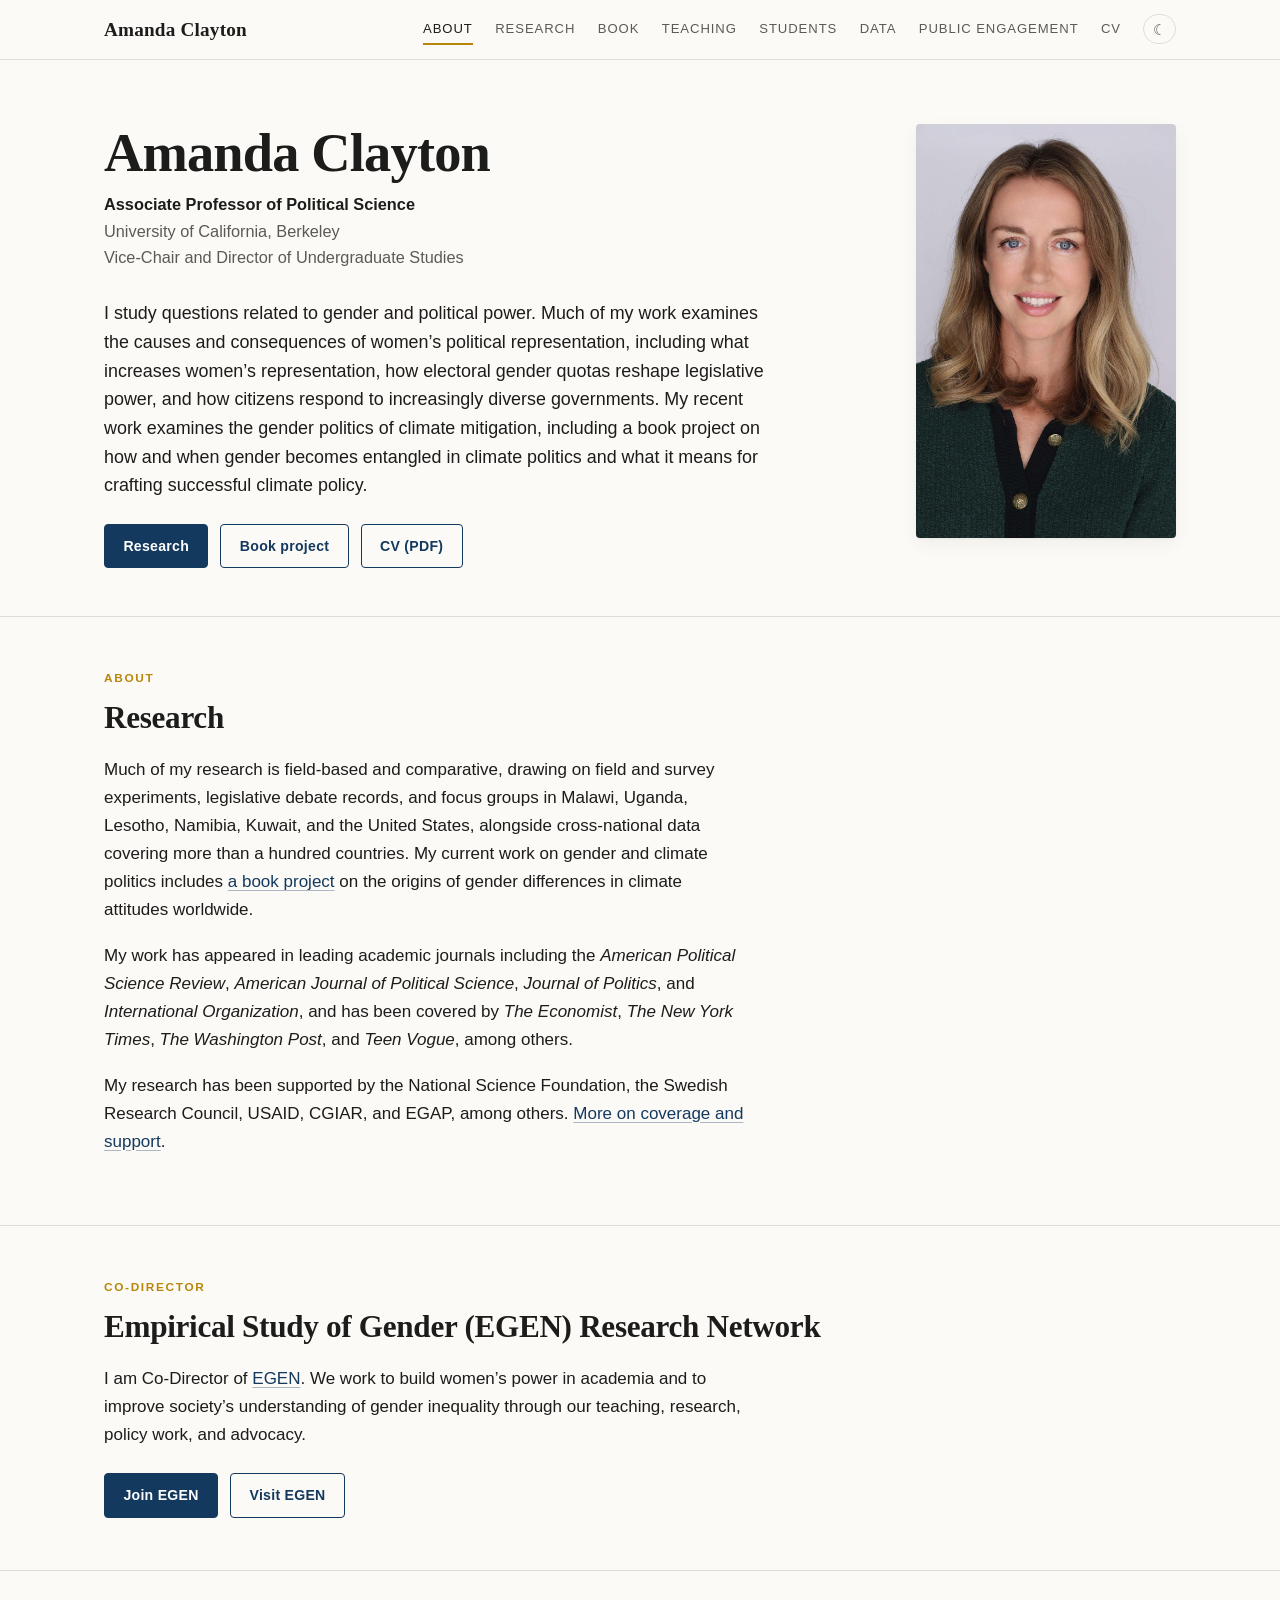
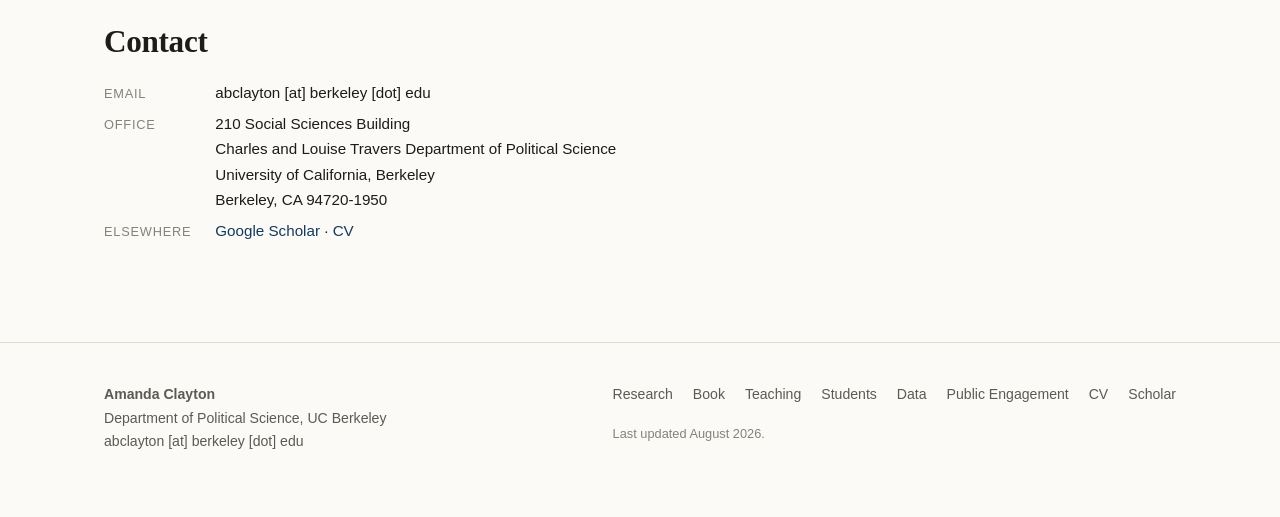
<file: index.html>
<!doctype html>
<html lang="en">
<head>
<meta charset="utf-8">
<meta name="viewport" content="width=device-width, initial-scale=1">
<title>Amanda Clayton | Political Science, UC Berkeley</title>
<meta name="description" content="Amanda Clayton is an Associate Professor of Political Science at UC Berkeley. She studies gender and political representation, electoral gender quotas, and the politics of climate change.">
<link rel="stylesheet" href="css/style.css">
<script src="js/site.js"></script>
<link rel="icon" href="data:image/svg+xml,<svg xmlns='http://www.w3.org/2000/svg' viewBox='0 0 100 100'><text y='.9em' font-size='90' font-family='Georgia,serif'>AC</text></svg>">
<meta property="og:title" content="Amanda Clayton | Political Science, UC Berkeley">
<meta property="og:description" content="Research on gender and political representation, electoral gender quotas, and the politics of climate change.">
<meta property="og:type" content="website">
<meta property="og:url" content="https://www.amandaclayton.org/">
</head>
<body>
<a class="skip" href="#main">Skip to content</a>

<header class="site-header">
  <div class="wrap">
    <a class="brand" href="index.html">Amanda Clayton</a>
    <nav class="main" aria-label="Main">
      <a href="index.html" aria-current="page">About</a>
      <a href="research.html">Research</a>
      <a href="book.html">Book</a>
      <a href="teaching.html">Teaching</a>
      <a href="students.html">Students</a>
      <a href="data.html">Data</a>
      <a href="public-engagement.html">Public Engagement</a>
      <a href="pdfs/clayton_cv_may_2026.pdf" target="_blank" rel="noopener">CV</a>
      <button class="theme-toggle" type="button" aria-label="Toggle dark mode">☾</button>
    </nav>
  </div>
</header>

<main id="main">

<div class="hero">
  <div class="wrap hero-grid">
    <div>
      <h1>Amanda Clayton</h1>
      <p class="role">
        <strong>Associate Professor of Political Science</strong><br>
        University of California, Berkeley<br>
        Vice-Chair and Director of Undergraduate Studies
      </p>
      <p class="lede">
        I study questions related to gender and political power. Much of my work examines the
        causes and consequences of women’s political representation, including what increases
        women’s representation, how electoral gender quotas reshape legislative power, and how
        citizens respond to increasingly diverse governments. My recent work examines the gender
        politics of climate mitigation, including a book project on how and when gender becomes
        entangled in climate politics and what it means for crafting successful climate policy.
      </p>
      <div class="btn-row">
        <a class="btn" href="research.html">Research</a>
        <a class="btn ghost" href="book.html">Book project</a>
        <a class="btn ghost" href="pdfs/clayton_cv_may_2026.pdf" target="_blank" rel="noopener">CV (PDF)</a>
      </div>
    </div>
    <div>
      <img class="portrait" src="img/amanda-clayton-2026.jpg" alt="Amanda Clayton" width="780" height="1243">
    </div>
  </div>
</div>

<section>
  <div class="wrap">
    <p class="eyebrow">About</p>
    <h2>Research</h2>
    <p>
      Much of my research is field-based and comparative, drawing on field and survey experiments,
      legislative debate records, and focus groups in Malawi, Uganda, Lesotho, Namibia,
      Kuwait, and the United States, alongside cross-national data covering more than a
      hundred countries. My current work on gender and climate politics includes
      <a href="book.html">a book project</a> on the origins of gender differences in climate
      attitudes worldwide.
    </p>
    <p>
      My work has appeared in leading academic journals including the <em>American Political Science Review</em>,
      <em>American Journal of Political Science</em>, <em>Journal of Politics</em>, and
      <em>International Organization</em>, and has been covered by <em>The Economist</em>,
      <em>The New York Times</em>, <em>The Washington Post</em>, and <em>Teen Vogue</em>,
      among others.
    </p>
    <p>
      My research has been supported by the National Science Foundation, the Swedish Research Council,
      USAID, CGIAR, and EGAP, among others.
      <a href="public-engagement.html">More on coverage and support</a>.
    </p>
  </div>
</section>

<section>
  <div class="wrap">
    <p class="eyebrow">Co-Director</p>
    <h2>Empirical Study of Gender (EGEN) Research Network</h2>
    <p>
      I am Co-Director of <a href="http://www.egenpolisci.org/" rel="noopener" target="_blank">EGEN</a>.
      We work to build women’s power in academia and to
      improve society’s understanding of gender inequality through our teaching, research,
      policy work, and advocacy.
    </p>
    <div class="btn-row">
      <a class="btn" href="https://docs.google.com/forms/d/e/1FAIpQLSdKbaqosuUUbBlReaatd4DqoY7Ke4lKw73dFPZXwUpe3_k_RA/viewform" rel="noopener" target="_blank">Join EGEN</a>
      <a class="btn ghost" href="http://www.egenpolisci.org/" rel="noopener" target="_blank">Visit EGEN</a>
    </div>
  </div>
</section>

<section id="contact">
  <div class="wrap">
    <h2>Contact</h2>
    <dl class="kv">
      <dt>Email</dt>
      <dd>abclayton <span aria-hidden="true">[at]</span> berkeley <span aria-hidden="true">[dot]</span> edu</dd>
      <dt>Office</dt>
      <dd>
        210 Social Sciences Building<br>
        Charles and Louise Travers Department of Political Science<br>
        University of California, Berkeley<br>
        Berkeley, CA 94720-1950
      </dd>
      <dt>Elsewhere</dt>
      <dd>
        <a href="https://scholar.google.com/citations?user=9TAy_C0AAAAJ&amp;hl=en" rel="noopener" target="_blank">Google Scholar</a>
        · <a href="pdfs/clayton_cv_may_2026.pdf" target="_blank" rel="noopener">CV</a>
      </dd>
    </dl>
  </div>
</section>

</main>

<footer class="site-footer">
  <div class="wrap">
    <div>
      <strong>Amanda Clayton</strong><br>
      Department of Political Science, UC Berkeley<br>
      abclayton [at] berkeley [dot] edu
    </div>
    <div>
      <div class="footer-links">
        <a href="research.html">Research</a>
        <a href="book.html">Book</a>
        <a href="teaching.html">Teaching</a>
        <a href="students.html">Students</a>
        <a href="data.html">Data</a>
        <a href="public-engagement.html">Public Engagement</a>
        <a href="pdfs/clayton_cv_may_2026.pdf" target="_blank" rel="noopener">CV</a>
        <a href="https://scholar.google.com/citations?user=9TAy_C0AAAAJ&amp;hl=en" rel="noopener" target="_blank">Scholar</a>
      </div>
      <p class="colophon" style="margin-top:1rem">Last updated August 2026.</p>
    </div>
  </div>
</footer>

</body>
</html>
</file>
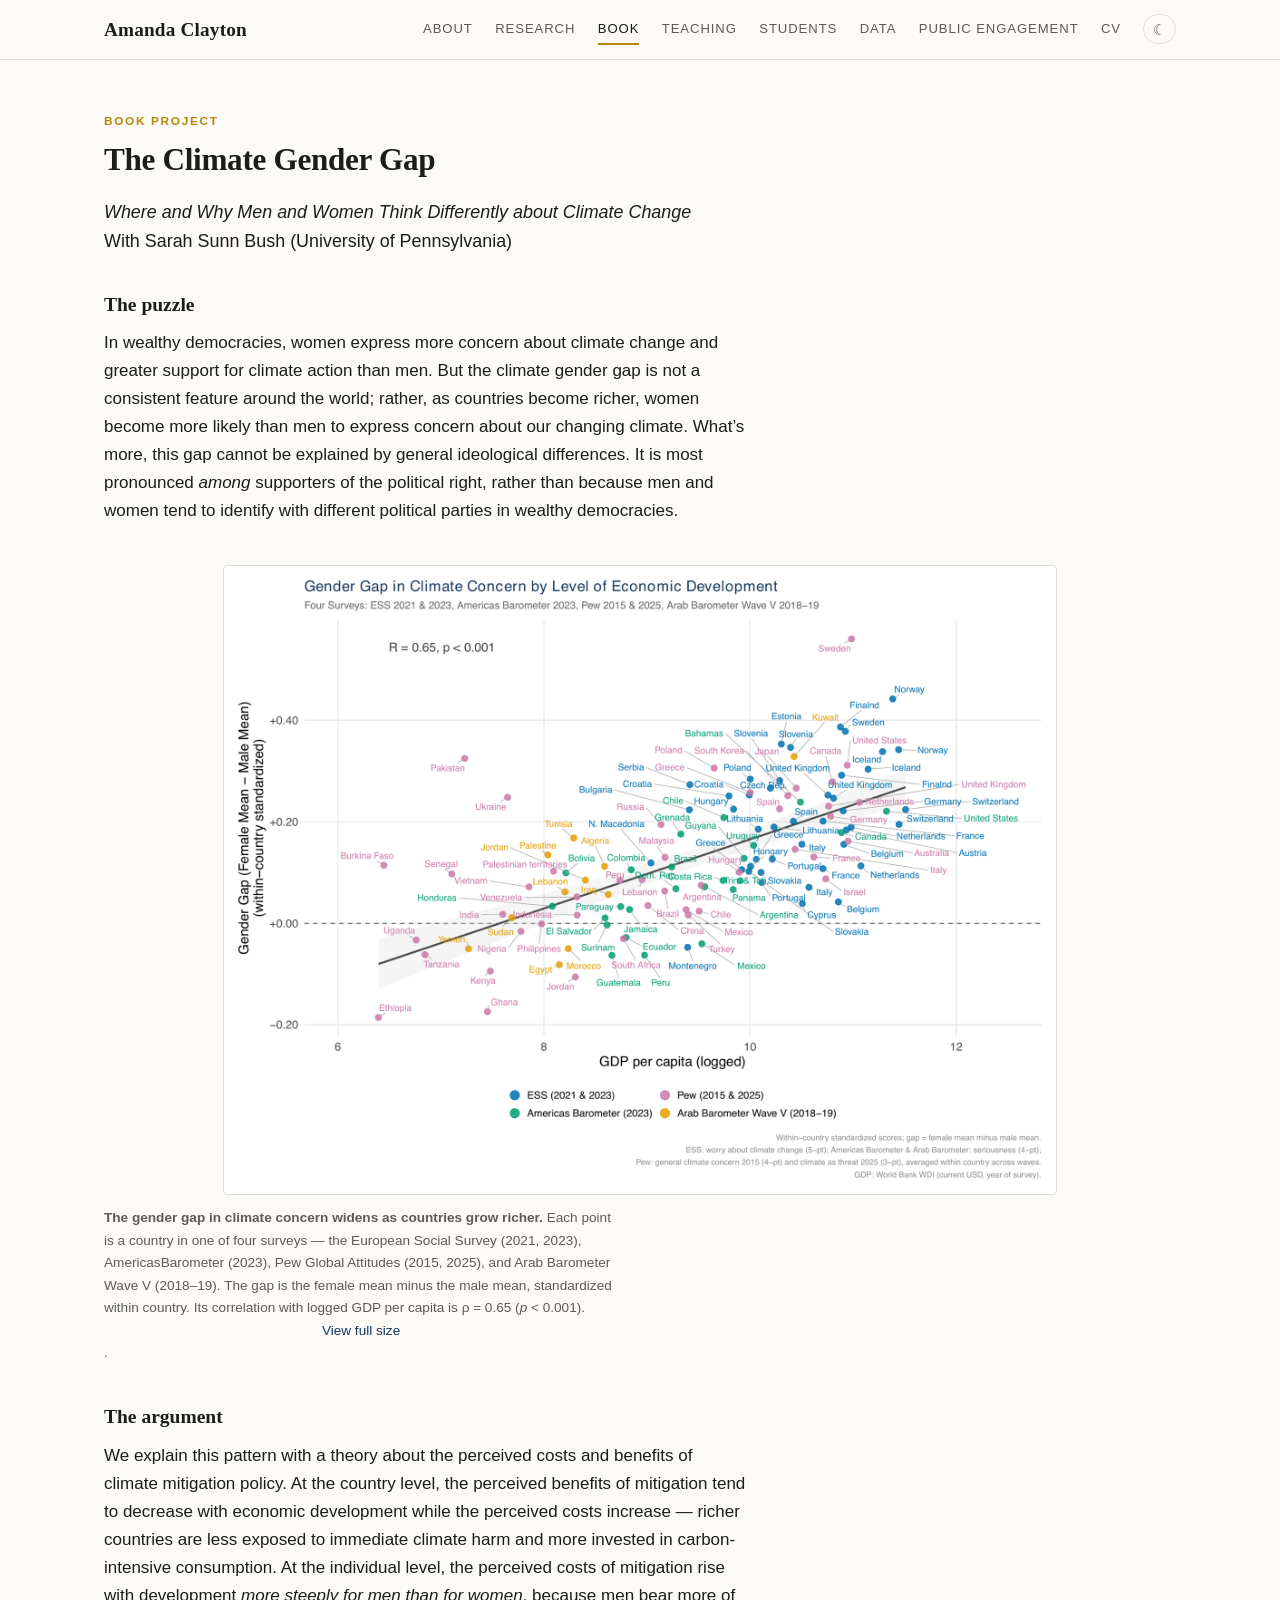
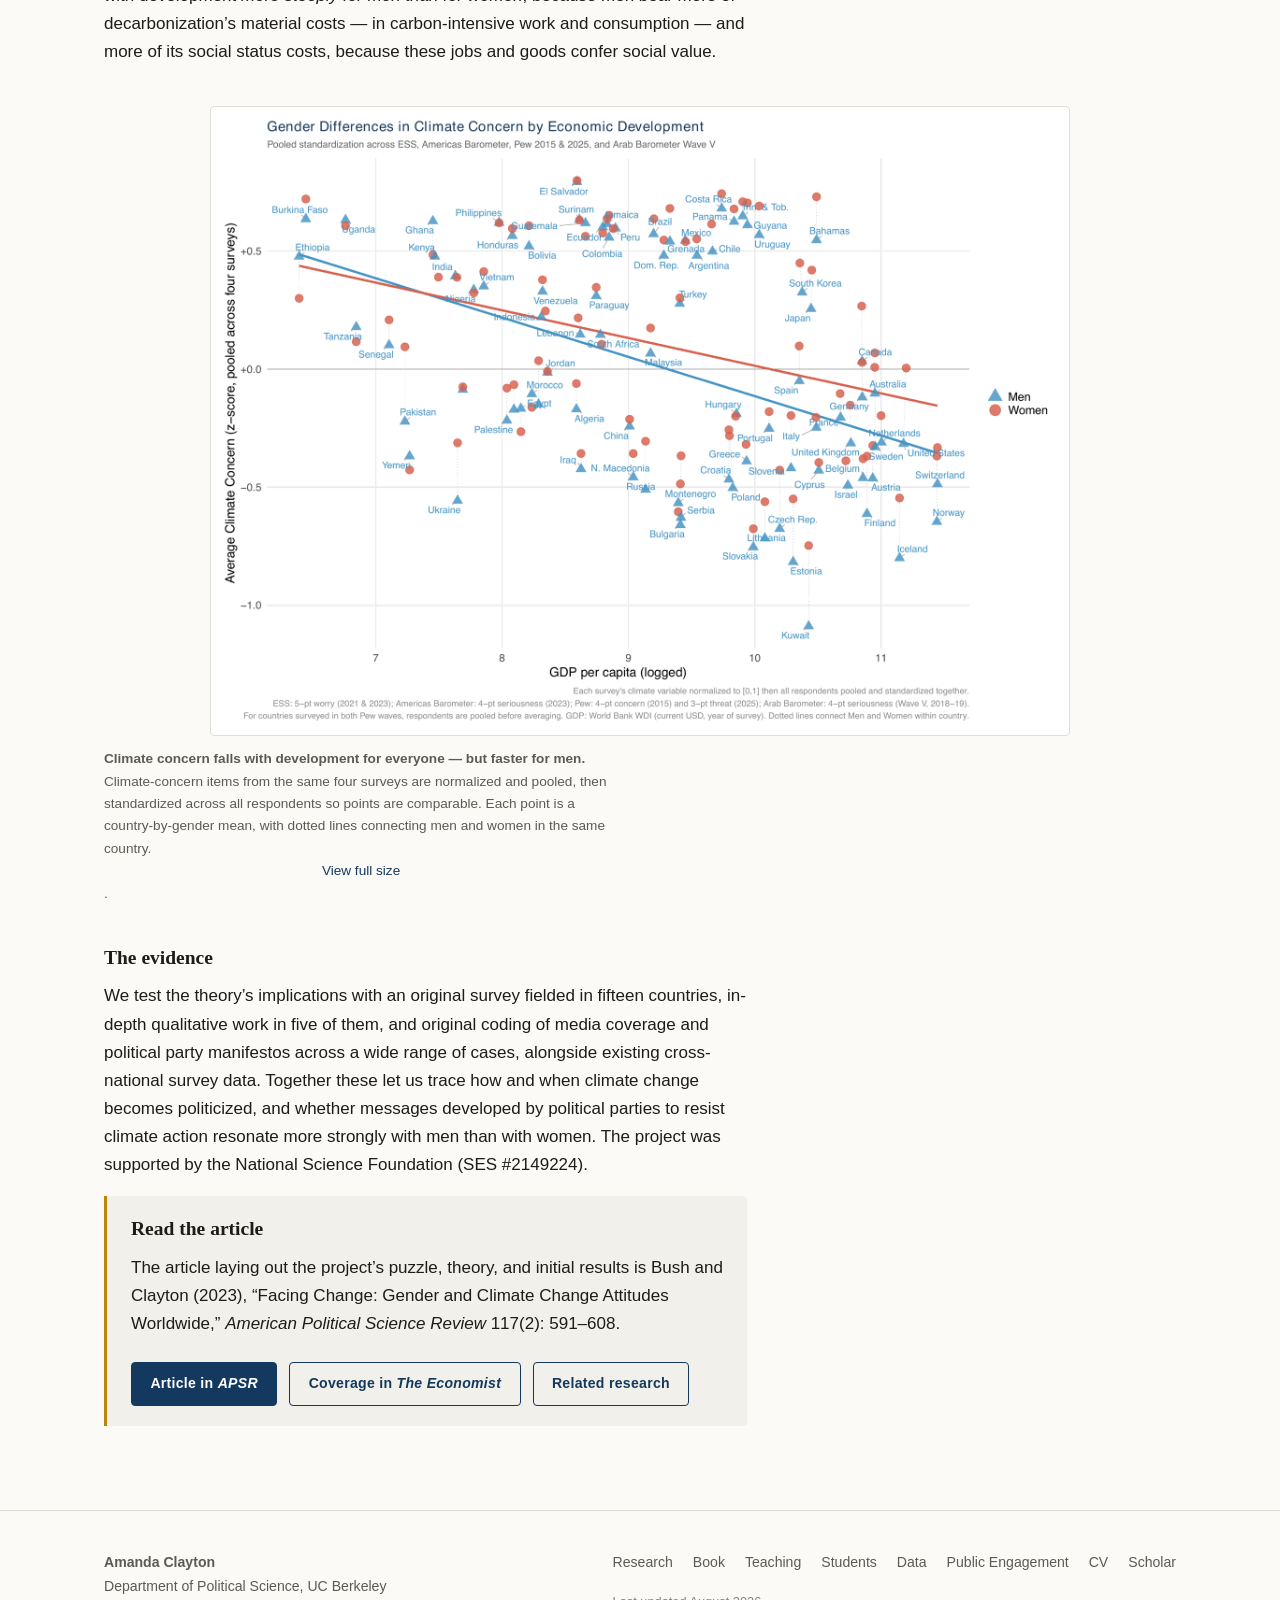
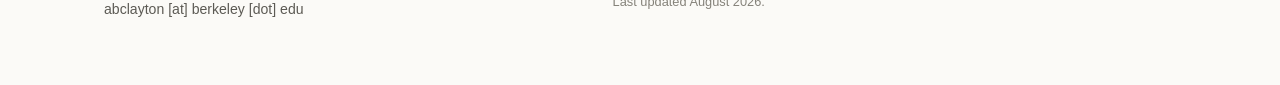
<file: book-project.html>
<!doctype html>
<html lang="en">
<head>
<meta charset="utf-8">
<title>Redirecting&hellip;</title>
<link rel="canonical" href="https://www.amandaclayton.org/book.html">
<meta http-equiv="refresh" content="0; url=/book.html">
<meta name="robots" content="noindex">
<script>location.replace("/book.html");</script>
</head>
<body style="font-family:system-ui,sans-serif;padding:3rem;max-width:40rem;margin:0 auto">
<p>This page has moved. If you are not redirected automatically,
<a href="/book.html">continue here</a>.</p>
</body>
</html>
</file>
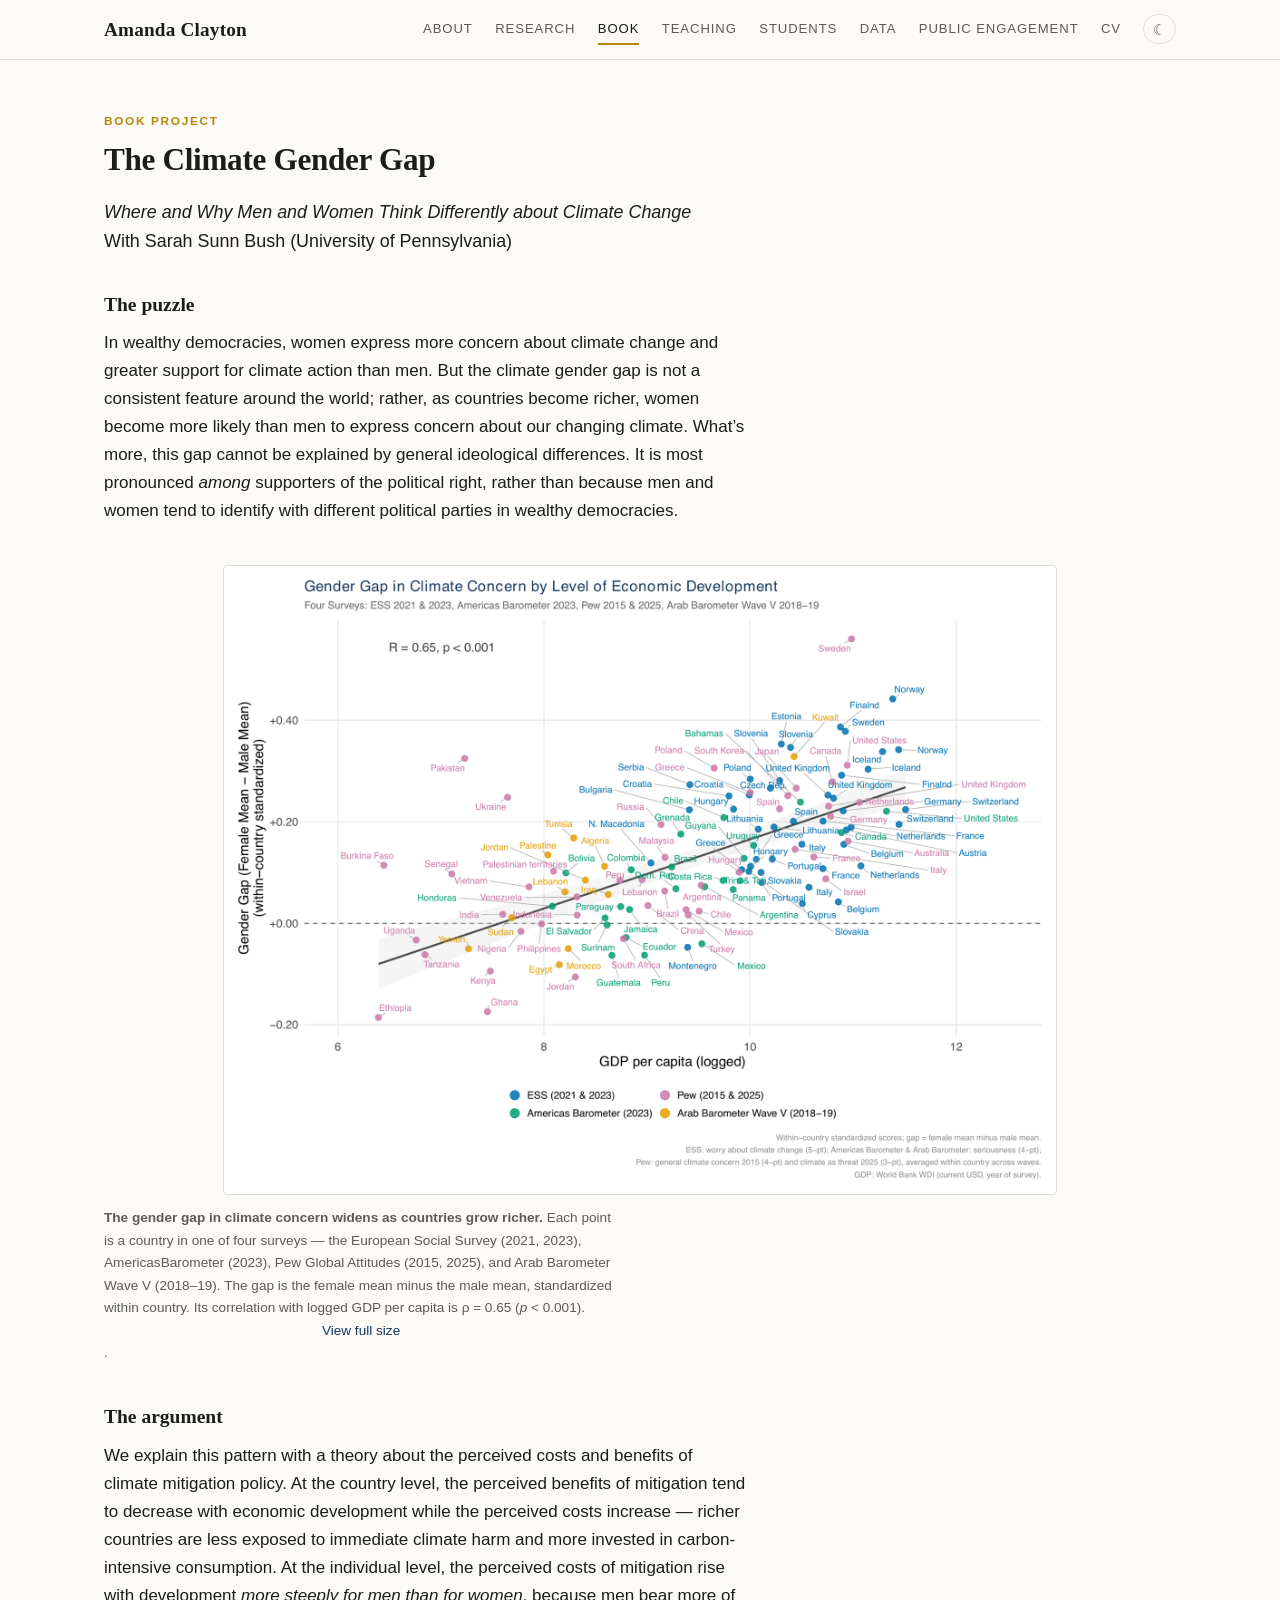
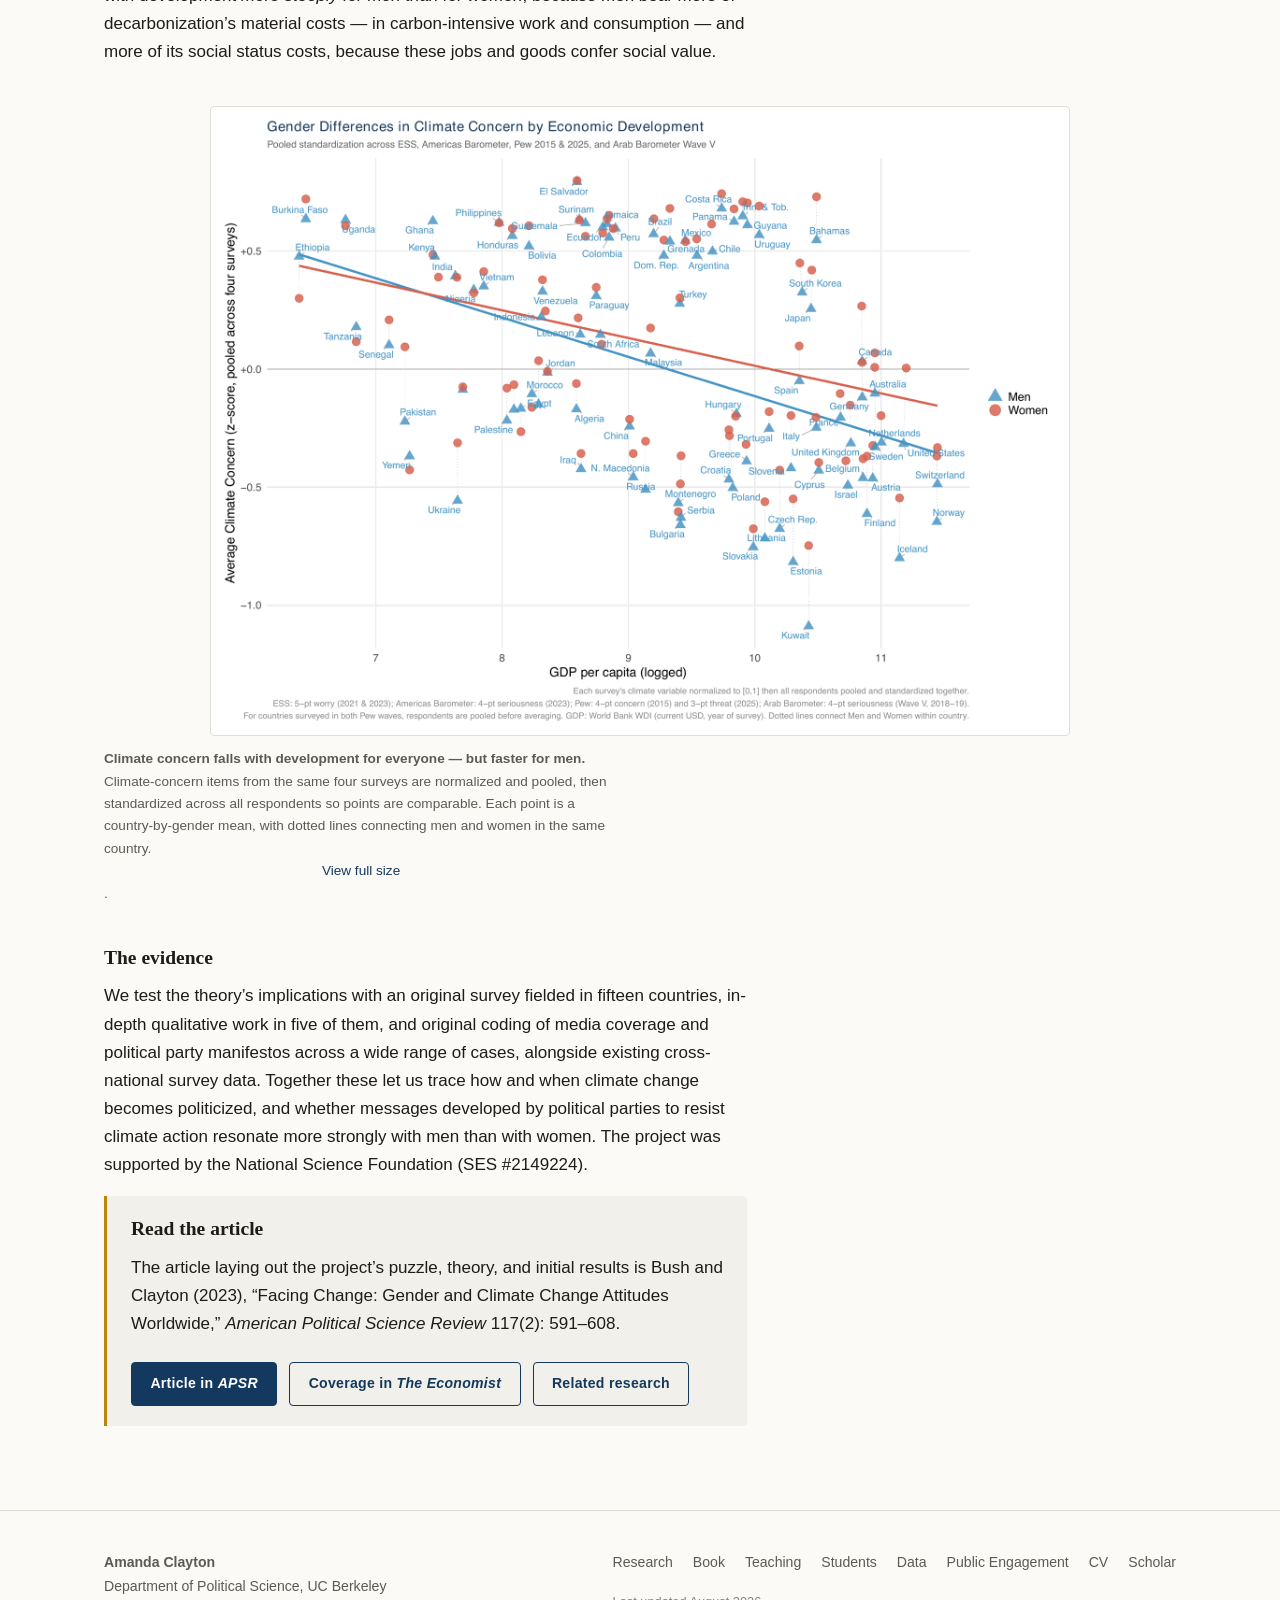
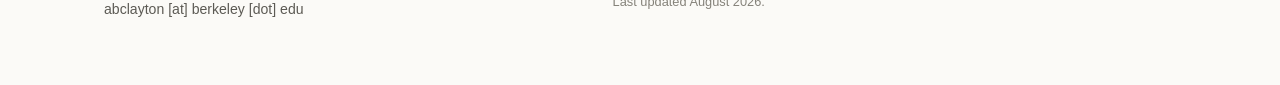
<file: book.html>
<!doctype html>
<html lang="en">
<head>
<meta charset="utf-8">
<meta name="viewport" content="width=device-width, initial-scale=1">
<title>Book Project | Amanda Clayton</title>
<meta name="description" content="The Climate Gender Gap: a book project by Amanda Clayton and Sarah Sunn Bush on why gender differences in climate attitudes vary with national wealth.">
<link rel="stylesheet" href="css/style.css">
<script src="js/site.js"></script>
<link rel="icon" href="data:image/svg+xml,<svg xmlns='http://www.w3.org/2000/svg' viewBox='0 0 100 100'><text y='.9em' font-size='90' font-family='Georgia,serif'>AC</text></svg>">
</head>
<body>
<a class="skip" href="#main">Skip to content</a>

<header class="site-header">
  <div class="wrap">
    <a class="brand" href="index.html">Amanda Clayton</a>
    <nav class="main" aria-label="Main">
      <a href="index.html">About</a>
      <a href="research.html">Research</a>
      <a href="book.html" aria-current="page">Book</a>
      <a href="teaching.html">Teaching</a>
      <a href="students.html">Students</a>
      <a href="data.html">Data</a>
      <a href="public-engagement.html">Public Engagement</a>
      <a href="pdfs/clayton_cv_may_2026.pdf" target="_blank" rel="noopener">CV</a>
      <button class="theme-toggle" type="button" aria-label="Toggle dark mode">&#9790;</button>
    </nav>
  </div>
</header>

<main id="main">

<section>
  <div class="wrap">
    <p class="eyebrow">Book project</p>
    <h2>The Climate Gender Gap</h2>
    <p class="lede">
      <em>Where and Why Men and Women Think Differently about Climate Change</em><br>
      With Sarah Sunn Bush (University of Pennsylvania)
    </p>

    <h3>The puzzle</h3>
    <p>
      In wealthy democracies, women express more concern about climate change and greater
      support for climate action than men. But the climate gender gap is not a consistent
      feature around the world; rather, as countries become richer, women become more likely
      than men to express concern about our changing climate. What’s more, this gap cannot be
      explained by general ideological differences. It is most pronounced <em>among</em>
      supporters of the political right, rather than because men and women tend to identify
      with different political parties in wealthy democracies.
    </p>


    <figure class="wide">
      <a href="img/climate-gap-four-surveys.png">
        <img src="img/climate-gap-four-surveys.png"
             alt="Scatterplot of the gender gap in climate concern against logged GDP per capita across 
                  four cross-national surveys, showing a strong positive relationship (rho = 0.65)"
             width="1800" height="1350">
      </a>
      <figcaption>
        <strong>The gender gap in climate concern widens as countries grow richer.</strong>
        Each point is a country in one of four surveys — the European Social Survey (2021, 2023),
        AmericasBarometer (2023), Pew Global Attitudes (2015, 2025), and Arab Barometer Wave V
        (2018–19). The gap is the female mean minus the male mean, standardized within country.
        Its correlation with logged GDP per capita is &rho;&nbsp;=&nbsp;0.65
        (<em>p</em>&nbsp;&lt;&nbsp;0.001). <a href="img/climate-gap-four-surveys.png">View full size</a>.
      </figcaption>
    </figure>

    <h3>The argument</h3>
    <p>
      We explain this pattern with a theory about the perceived costs and benefits of climate
      mitigation policy. At the country level, the perceived benefits of mitigation tend to
      decrease with economic development while the perceived costs increase — richer countries
      are less exposed to immediate climate harm and more invested in carbon-intensive
      consumption. At the individual level, the perceived costs of mitigation rise with
      development <em>more steeply for men than for women</em>, because men bear more of
      decarbonization’s material costs — in carbon-intensive work and consumption — and more
      of its social status costs, because these jobs and goods confer social value.
    </p>


    <figure class="wide">
      <a href="img/climate-levels-four-surveys.png">
        <img src="img/climate-levels-four-surveys.png"
             alt="Scatterplot of average climate concern for men and women separately against logged GDP 
                  per capita, showing both declining with development but men declining more steeply"
             width="1800" height="1309">
      </a>
      <figcaption>
        <strong>Climate concern falls with development for everyone — but faster for men.</strong>
        Climate-concern items from the same four surveys are normalized and pooled, then
        standardized across all respondents so points are comparable. Each point is a
        country-by-gender mean, with dotted lines connecting men and women in the same country.
        <a href="img/climate-levels-four-surveys.png">View full size</a>.
      </figcaption>
    </figure>

    <h3>The evidence</h3>
    <p>
      We test the theory’s implications with an original survey fielded in fifteen countries,
      in-depth qualitative work in five of them, and original coding of media coverage and
      political party manifestos across a wide range of cases, alongside existing cross-national
      survey data. Together these let us trace how and when climate change becomes politicized,
      and whether messages developed by political parties to resist climate action resonate more
      strongly with men than with women. The project was supported by the National Science
      Foundation (SES #2149224).
    </p>

    <div class="callout">
      <h3 class="mt0">Read the article</h3>
      <p>
        The article laying out the project’s puzzle, theory, and initial results is
        Bush and Clayton (2023), “Facing Change: Gender and Climate Change Attitudes Worldwide,”
        <em>American Political Science Review</em> 117(2): 591–608.
      </p>
      <div class="btn-row">
        <a class="btn" href="https://www.cambridge.org/core/journals/american-political-science-review/article/facing-change-gender-and-climate-change-attitudes-worldwide/38688C0CA6DF889475FDB52C06DD7FF9" rel="noopener" target="_blank">Article in <em>APSR</em></a>
        <a class="btn ghost" href="public-engagement.html">Coverage in <em>The Economist</em></a>
        <a class="btn ghost" href="research.html#climate">Related research</a>
      </div>
    </div>
  </div>
</section>

</main>

<footer class="site-footer">
  <div class="wrap">
    <div>
      <strong>Amanda Clayton</strong><br>
      Department of Political Science, UC Berkeley<br>
      abclayton [at] berkeley [dot] edu
    </div>
    <div>
      <div class="footer-links">
        <a href="research.html">Research</a>
        <a href="book.html">Book</a>
        <a href="teaching.html">Teaching</a>
        <a href="students.html">Students</a>
        <a href="data.html">Data</a>
        <a href="public-engagement.html">Public Engagement</a>
        <a href="pdfs/clayton_cv_may_2026.pdf" target="_blank" rel="noopener">CV</a>
        <a href="https://scholar.google.com/citations?user=9TAy_C0AAAAJ&amp;hl=en" rel="noopener" target="_blank">Scholar</a>
      </div>
      <p class="colophon" style="margin-top:1rem">Last updated August 2026.</p>
    </div>
  </div>
</footer>

</body>
</html>
</file>
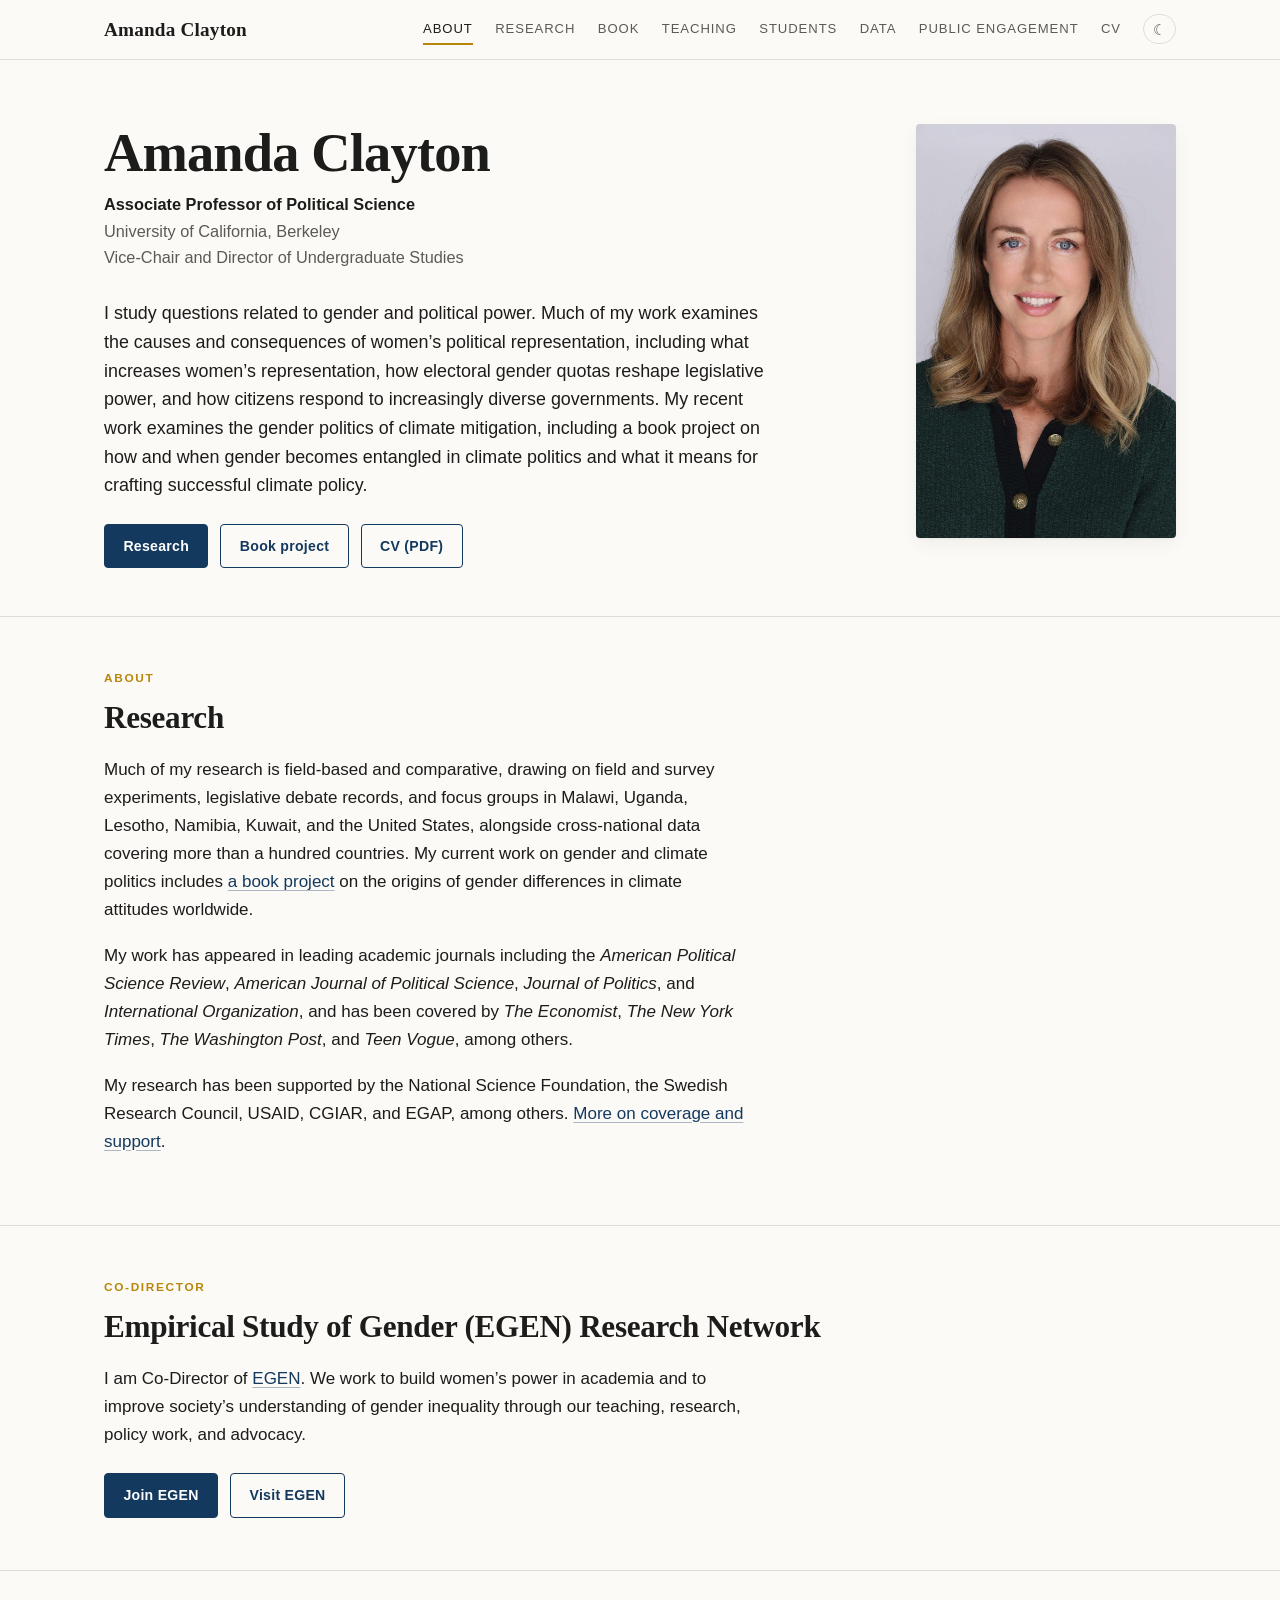
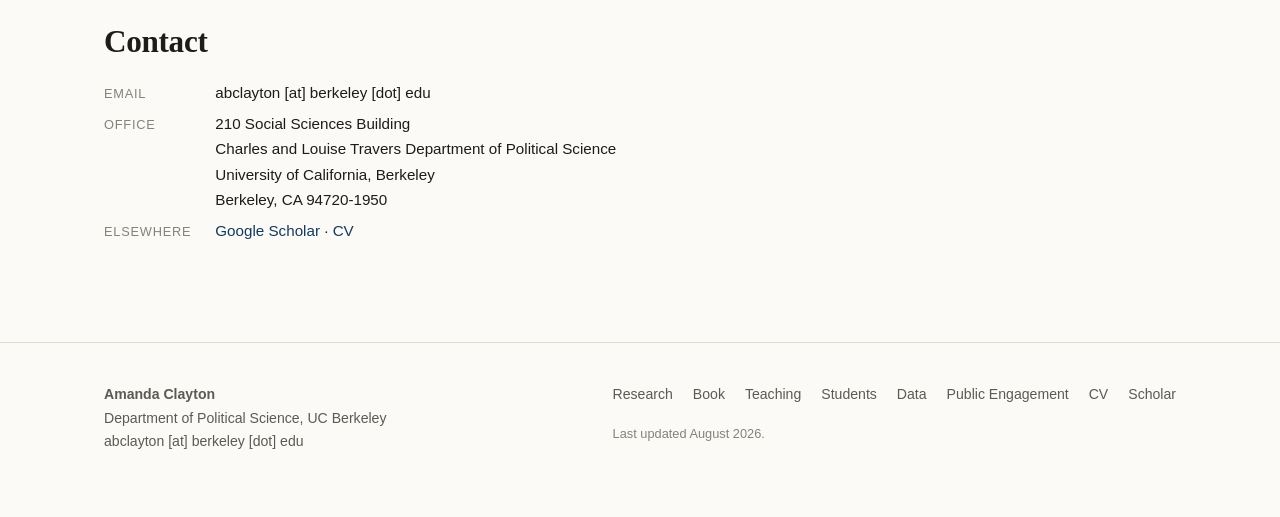
<file: contact.html>
<!doctype html>
<html lang="en">
<head>
<meta charset="utf-8">
<title>Redirecting&hellip;</title>
<link rel="canonical" href="https://www.amandaclayton.org/index.html#contact">
<meta http-equiv="refresh" content="0; url=/index.html#contact">
<meta name="robots" content="noindex">
<script>location.replace("/index.html#contact");</script>
</head>
<body style="font-family:system-ui,sans-serif;padding:3rem;max-width:40rem;margin:0 auto">
<p>This page has moved. If you are not redirected automatically,
<a href="/index.html#contact">continue here</a>.</p>
</body>
</html>
</file>
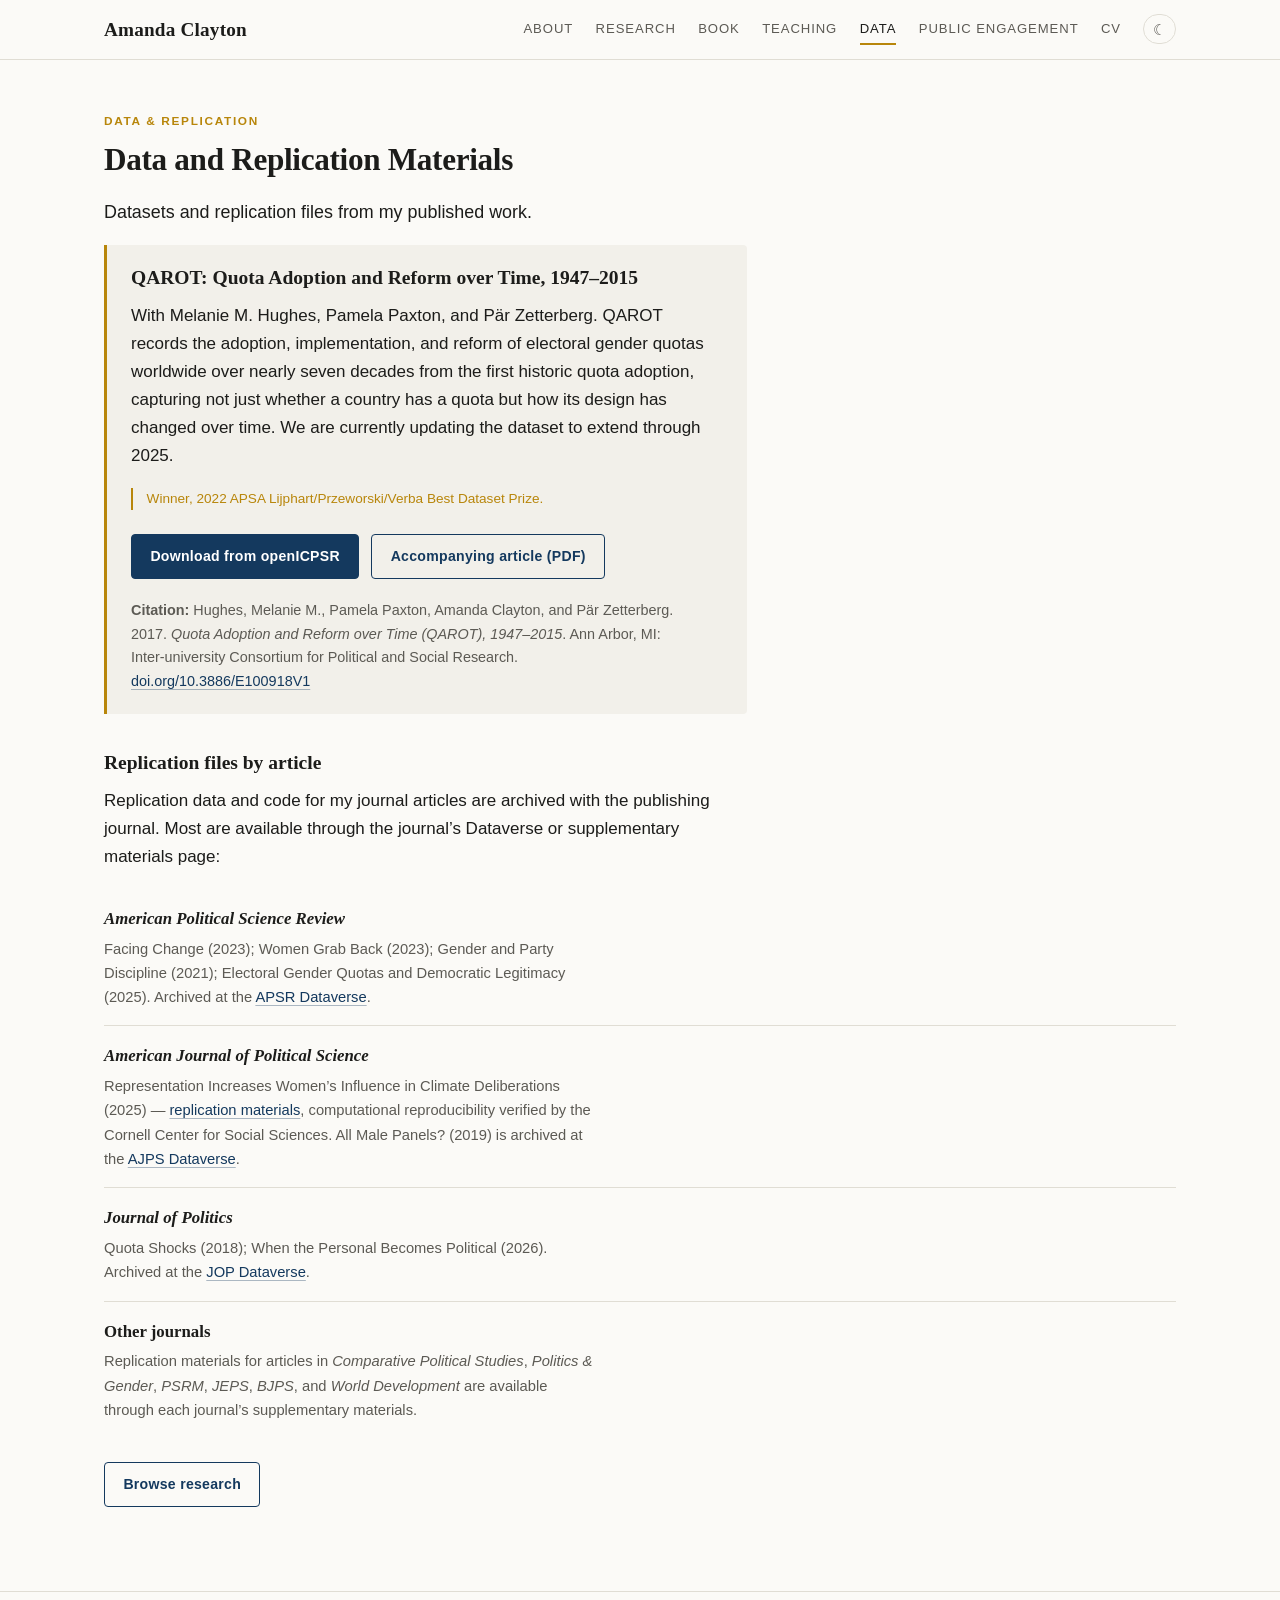
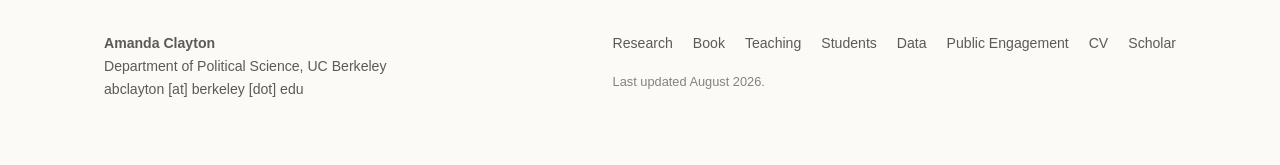
<file: data.html>
<!doctype html>
<html lang="en">
<head>
<meta charset="utf-8">
<meta name="viewport" content="width=device-width, initial-scale=1">
<title>Data &amp; Replication | Amanda Clayton</title>
<meta name="description" content="The QAROT gender quota dataset and replication materials for Amanda Clayton's published research.">
<link rel="stylesheet" href="css/style.css">
<script src="js/site.js"></script>
<link rel="icon" href="data:image/svg+xml,<svg xmlns='http://www.w3.org/2000/svg' viewBox='0 0 100 100'><text y='.9em' font-size='90' font-family='Georgia,serif'>AC</text></svg>">
</head>
<body>
<a class="skip" href="#main">Skip to content</a>

<header class="site-header">
  <div class="wrap">
    <a class="brand" href="index.html">Amanda Clayton</a>
    <nav class="main" aria-label="Main">
      <a href="index.html">About</a>
      <a href="research.html">Research</a>
      <a href="book.html">Book</a>
      <a href="teaching.html">Teaching</a>
      <a href="data.html" aria-current="page">Data</a>
      <a href="public-engagement.html">Public Engagement</a>
      <a href="pdfs/clayton_cv_may_2026.pdf" target="_blank" rel="noopener">CV</a>
      <button class="theme-toggle" type="button" aria-label="Toggle dark mode">&#9790;</button>
    </nav>
  </div>
</header>

<main id="main">

<section>
  <div class="wrap">
    <p class="eyebrow">Data &amp; replication</p>
    <h2>Data and Replication Materials</h2>
    <p class="lede">
      Datasets and replication files from my published work.
    </p>

    <div class="callout" id="qarot">
      <h3 class="mt0">QAROT: Quota Adoption and Reform over Time, 1947–2015</h3>
      <p>
        With Melanie M. Hughes, Pamela Paxton, and P&#228;r Zetterberg. QAROT records the adoption,
        implementation, and reform of electoral gender quotas worldwide over nearly seven decades
        from the first historic quota adoption, capturing not just whether a country has a quota
        but how its design has changed over time. We are currently updating the dataset to extend
        through 2025.
      </p>
      <p class="note award">
        Winner, 2022 APSA Lijphart/Przeworski/Verba Best Dataset Prize.
      </p>
      <div class="btn-row">
        <a class="btn" href="https://doi.org/10.3886/E100918V1" rel="noopener" target="_blank">Download from openICPSR</a>
        <a class="btn ghost" href="pdfs/qarot.pdf" target="_blank" rel="noopener">Accompanying article (PDF)</a>
      </div>
      <p style="margin-top:1.25rem; font-size:.9rem; color:var(--text-muted)">
        <strong>Citation:</strong> Hughes, Melanie M., Pamela Paxton, Amanda Clayton, and
        P&#228;r Zetterberg. 2017. <em>Quota Adoption and Reform over Time (QAROT), 1947–2015</em>.
        Ann Arbor, MI: Inter-university Consortium for Political and Social Research.
        <a href="https://doi.org/10.3886/E100918V1" rel="noopener" target="_blank">doi.org/10.3886/E100918V1</a>
      </p>
    </div>

    <h3>Replication files by article</h3>
    <p>
      Replication data and code for my journal articles are archived with the publishing journal.
      Most are available through the journal’s Dataverse or supplementary materials page:
    </p>
    <ul class="stack">
      <li>
        <p class="label"><em>American Political Science Review</em></p>
        <p class="detail">Facing Change (2023); Women Grab Back (2023); Gender and Party Discipline (2021);
           Electoral Gender Quotas and Democratic Legitimacy (2025). Archived at the
           <a href="https://dataverse.harvard.edu/dataverse/the_review" rel="noopener" target="_blank">APSR Dataverse</a>.</p>
      </li>
      <li>
        <p class="label"><em>American Journal of Political Science</em></p>
        <p class="detail">Representation Increases Women’s Influence in Climate Deliberations (2025) &mdash;
           <a href="https://doi.org/10.7910/DVN/LOOT8D" rel="noopener" target="_blank">replication materials</a>,
           computational reproducibility verified by the Cornell Center for Social Sciences.
           All Male Panels? (2019) is archived at the
           <a href="https://dataverse.harvard.edu/dataverse/ajps" rel="noopener" target="_blank">AJPS Dataverse</a>.</p>
      </li>
      <li>
        <p class="label"><em>Journal of Politics</em></p>
        <p class="detail">Quota Shocks (2018); When the Personal Becomes Political (2026). Archived at the
           <a href="https://dataverse.harvard.edu/dataverse/jop" rel="noopener" target="_blank">JOP Dataverse</a>.</p>
      </li>
      <li>
        <p class="label">Other journals</p>
        <p class="detail">Replication materials for articles in <em>Comparative Political Studies</em>,
           <em>Politics &amp; Gender</em>, <em>PSRM</em>, <em>JEPS</em>, <em>BJPS</em>, and
           <em>World Development</em> are available through each journal’s supplementary
           materials.</p>
      </li>
    </ul>

    <div class="btn-row">
      <a class="btn ghost" href="research.html">Browse research</a>
    </div>
  </div>
</section>

</main>

<footer class="site-footer">
  <div class="wrap">
    <div>
      <strong>Amanda Clayton</strong><br>
      Department of Political Science, UC Berkeley<br>
      abclayton [at] berkeley [dot] edu
    </div>
    <div>
      <div class="footer-links">
        <a href="research.html">Research</a>
        <a href="book.html">Book</a>
        <a href="teaching.html">Teaching</a>
        <a href="students.html">Students</a>
        <a href="data.html">Data</a>
        <a href="public-engagement.html">Public Engagement</a>
        <a href="pdfs/clayton_cv_may_2026.pdf" target="_blank" rel="noopener">CV</a>
        <a href="https://scholar.google.com/citations?user=9TAy_C0AAAAJ&amp;hl=en" rel="noopener" target="_blank">Scholar</a>
      </div>
      <p class="colophon" style="margin-top:1rem">Last updated August 2026.</p>
    </div>
  </div>
</footer>

</body>
</html>
</file>
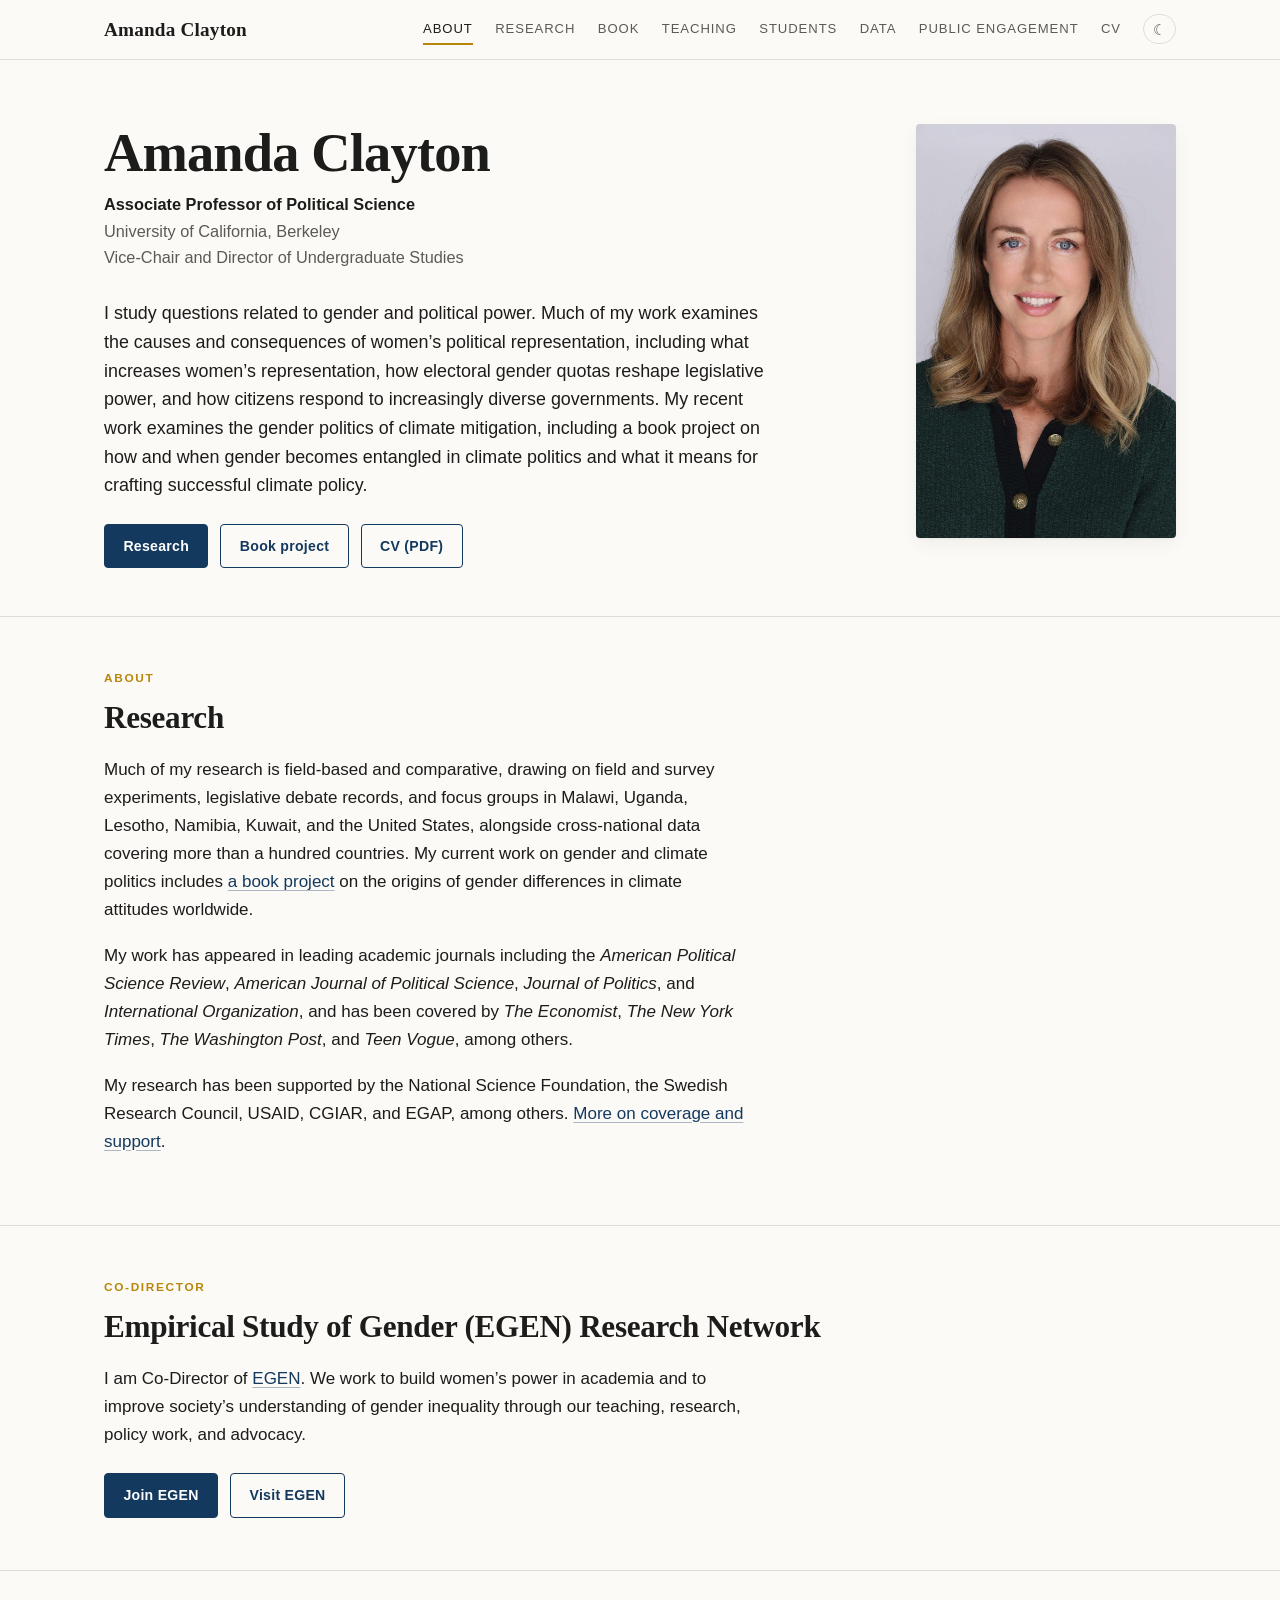
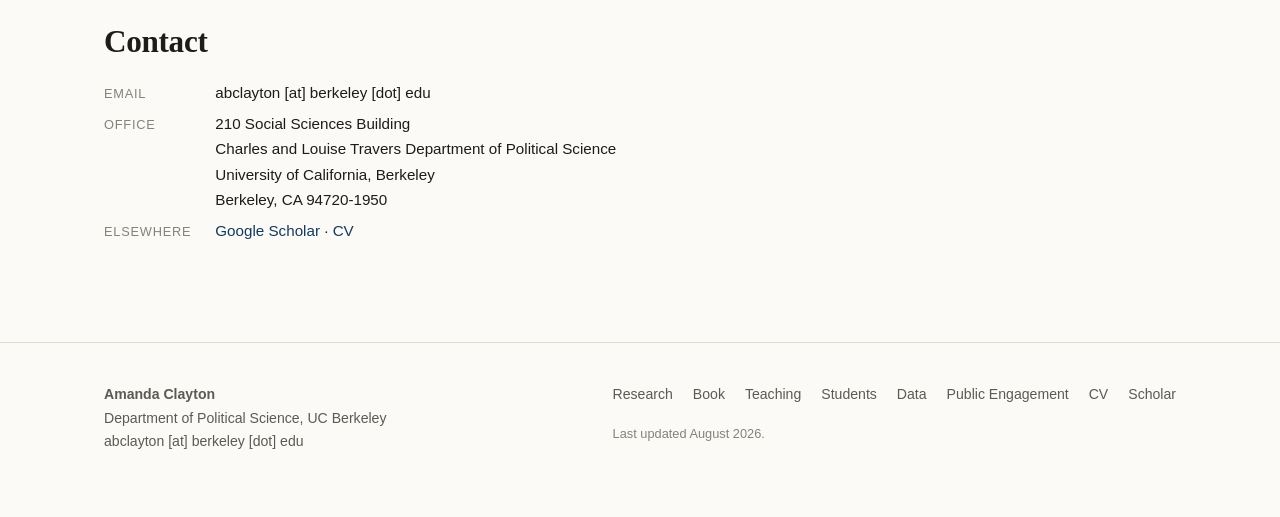
<file: home.html>
<!doctype html>
<html lang="en">
<head>
<meta charset="utf-8">
<title>Redirecting&hellip;</title>
<link rel="canonical" href="https://www.amandaclayton.org/index.html">
<meta http-equiv="refresh" content="0; url=/index.html">
<meta name="robots" content="noindex">
<script>location.replace("/index.html");</script>
</head>
<body style="font-family:system-ui,sans-serif;padding:3rem;max-width:40rem;margin:0 auto">
<p>This page has moved. If you are not redirected automatically,
<a href="/index.html">continue here</a>.</p>
</body>
</html>
</file>
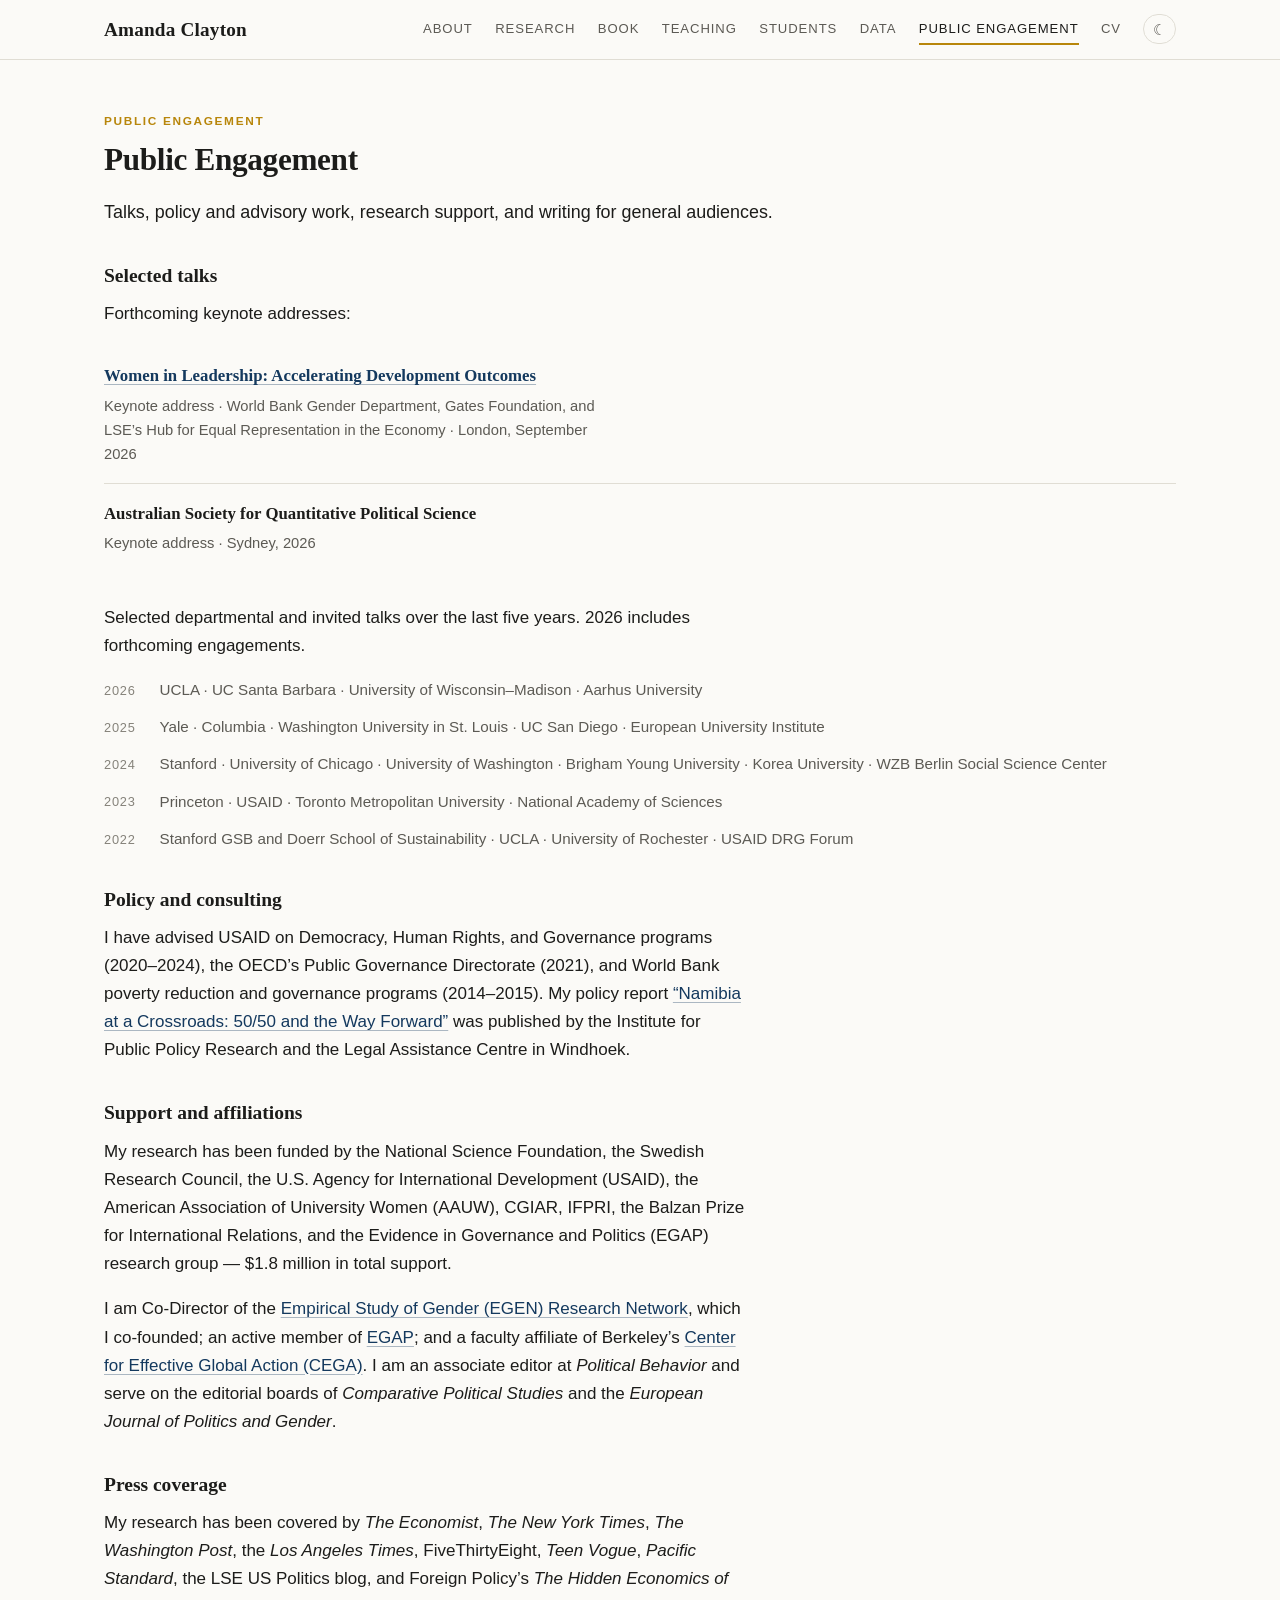
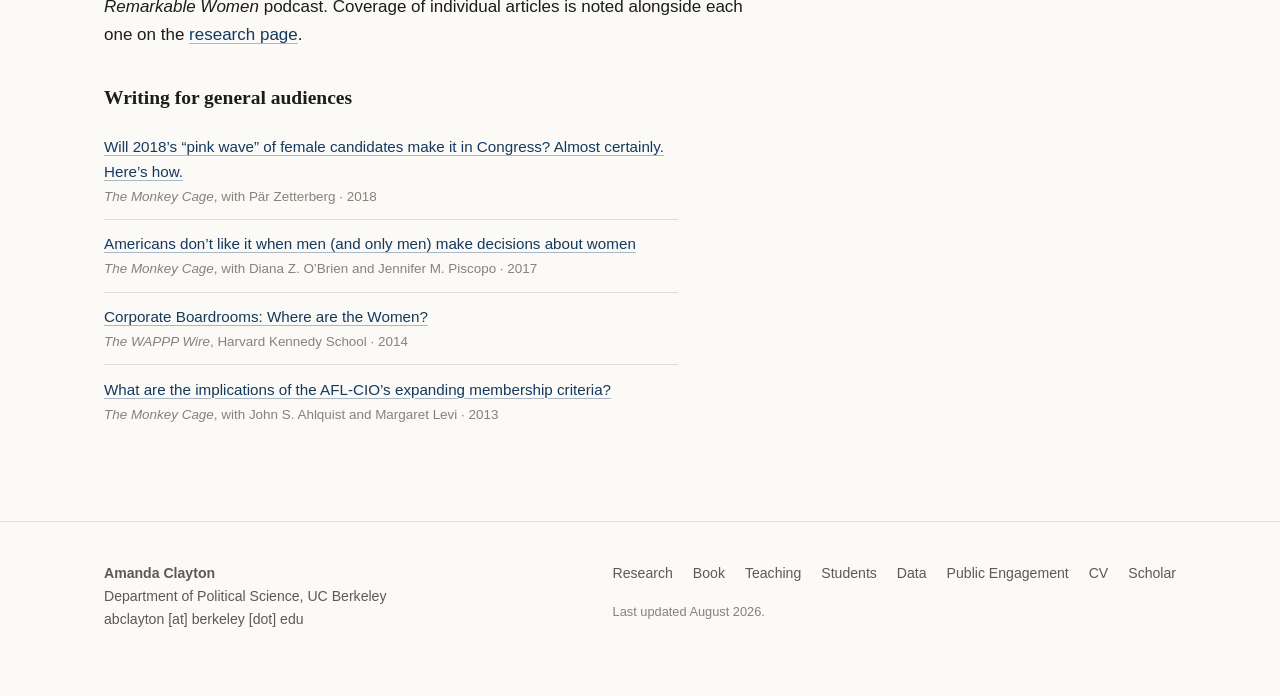
<file: public-engagement.html>
<!doctype html>
<html lang="en">
<head>
<meta charset="utf-8">
<meta name="viewport" content="width=device-width, initial-scale=1">
<title>Public Engagement | Amanda Clayton</title>
<meta name="description" content="Amanda Clayton's writing for general audiences, policy and advisory work, research funding, and affiliations.">
<link rel="stylesheet" href="css/style.css">
<script src="js/site.js"></script>
<link rel="icon" href="data:image/svg+xml,<svg xmlns='http://www.w3.org/2000/svg' viewBox='0 0 100 100'><text y='.9em' font-size='90' font-family='Georgia,serif'>AC</text></svg>">
</head>
<body>
<a class="skip" href="#main">Skip to content</a>

<header class="site-header">
  <div class="wrap">
    <a class="brand" href="index.html">Amanda Clayton</a>
    <nav class="main" aria-label="Main">
      <a href="index.html">About</a>
      <a href="research.html">Research</a>
      <a href="book.html">Book</a>
      <a href="teaching.html">Teaching</a>
      <a href="students.html">Students</a>
      <a href="data.html">Data</a>
      <a href="public-engagement.html" aria-current="page">Public Engagement</a>
      <a href="pdfs/clayton_cv_may_2026.pdf" target="_blank" rel="noopener">CV</a>
      <button class="theme-toggle" type="button" aria-label="Toggle dark mode">&#9790;</button>
    </nav>
  </div>
</header>

<main id="main">

<section>
  <div class="wrap">
    <p class="eyebrow">Public engagement</p>
    <h2>Public Engagement</h2>
    <p class="lede">
      Talks, policy and advisory work, research support, and writing for general audiences.
    </p>

    <h3>Selected talks</h3>
    <p>Forthcoming keynote addresses:</p>
    <ul class="stack">
      <li>
        <p class="label"><a href="https://sticerd.lse.ac.uk/_new/events/event/?index=10705" rel="noopener" target="_blank">Women in Leadership: Accelerating Development Outcomes</a></p>
        <p class="detail">Keynote address &middot; World Bank Gender Department, Gates Foundation, and
           LSE&rsquo;s Hub for Equal Representation in the Economy &middot; London, September 2026</p>
      </li>
      <li>
        <p class="label">Australian Society for Quantitative Political Science</p>
        <p class="detail">Keynote address &middot; Sydney, 2026</p>
      </li>
    </ul>

    <p style="margin-top:2rem">Selected departmental and invited talks over the last five
       years. 2026 includes forthcoming engagements.</p>
    <dl class="kv talks">
      <dt>2026</dt>
      <dd>UCLA &middot; UC Santa Barbara &middot; University of Wisconsin&ndash;Madison &middot; Aarhus University</dd>
      <dt>2025</dt>
      <dd>Yale &middot; Columbia &middot; Washington University in St. Louis &middot; UC San Diego &middot; European University Institute</dd>
      <dt>2024</dt>
      <dd>Stanford &middot; University of Chicago &middot; University of Washington &middot; Brigham Young University &middot; Korea University &middot; WZB Berlin Social Science Center</dd>
      <dt>2023</dt>
      <dd>Princeton &middot; USAID &middot; Toronto Metropolitan University &middot; National Academy of Sciences</dd>
      <dt>2022</dt>
      <dd>Stanford GSB and Doerr School of Sustainability &middot; UCLA &middot; University of Rochester &middot; USAID DRG Forum</dd>
    </dl>

    <h3>Policy and consulting</h3>
    <p>
      I have advised USAID on Democracy, Human Rights, and Governance programs (2020–2024),
      the OECD’s Public Governance Directorate (2021), and World Bank poverty reduction and
      governance programs (2014–2015). My policy report
      <a href="https://ippr.org.na/wp-content/uploads/2014/09/DemocracyReport2014_7.pdf" rel="noopener" target="_blank">“Namibia
      at a Crossroads: 50/50 and the Way Forward”</a> was published by the Institute for Public
      Policy Research and the Legal Assistance Centre in Windhoek.
    </p>

    <h3 id="support">Support and affiliations</h3>
    <p>
      My research has been funded by the National Science Foundation, the Swedish Research
      Council, the U.S. Agency for International Development (USAID), the American Association
      of University Women (AAUW), CGIAR, IFPRI, the Balzan Prize for International Relations,
      and the Evidence in Governance and Politics (EGAP) research group &mdash; $1.8 million in
      total support.
    </p>
    <p>
      I am Co-Director of the <a href="http://www.egenpolisci.org/" rel="noopener" target="_blank">Empirical
      Study of Gender (EGEN) Research Network</a>, which I co-founded; an active member of
      <a href="https://egap.org/" rel="noopener" target="_blank">EGAP</a>; and a faculty affiliate of Berkeley&rsquo;s
      <a href="https://cega.berkeley.edu/" rel="noopener" target="_blank">Center for Effective Global Action
      (CEGA)</a>. I am an associate editor at <em>Political Behavior</em> and serve on the
      editorial boards of <em>Comparative Political Studies</em> and the
      <em>European Journal of Politics and Gender</em>.
    </p>
    <h3>Press coverage</h3>
    <p>
      My research has been covered by <em>The Economist</em>, <em>The New York Times</em>,
      <em>The Washington Post</em>, the <em>Los Angeles Times</em>, FiveThirtyEight,
      <em>Teen Vogue</em>, <em>Pacific Standard</em>, the LSE US Politics blog, and Foreign
      Policy&rsquo;s <em>The Hidden Economics of Remarkable Women</em> podcast. Coverage of
      individual articles is noted alongside each one on the
      <a href="research.html">research page</a>.
    </p>
    <h3>Writing for general audiences</h3>
    <ul class="compact">
      <li>
        <a href="https://www.washingtonpost.com/news/monkey-cage/wp/2018/05/30/will-2018s-pink-wave-of-female-candidates-make-it-in-congress-almost-certainly-heres-how/" rel="noopener" target="_blank">Will 2018&rsquo;s &ldquo;pink wave&rdquo; of female candidates make it in Congress? Almost certainly. Here&rsquo;s how.</a>
        <span class="meta"><em>The Monkey Cage</em>, with P&auml;r Zetterberg &middot; 2018</span>
      </li>
      <li>
        <a href="https://www.washingtonpost.com/news/monkey-cage/wp/2017/04/04/americans-dont-like-it-when-men-and-only-men-make-decisions-about-women/" rel="noopener" target="_blank">Americans don&rsquo;t like it when men (and only men) make decisions about women</a>
        <span class="meta"><em>The Monkey Cage</em>, with Diana Z. O&rsquo;Brien and Jennifer M. Piscopo &middot; 2017</span>
      </li>
      <li>
        <a href="http://wapppwire.blogspot.com/2014/09/corporate-boardrooms-where-are-women.html" rel="noopener" target="_blank">Corporate Boardrooms: Where are the Women?</a>
        <span class="meta"><em>The WAPPP Wire</em>, Harvard Kennedy School &middot; 2014</span>
      </li>
      <li>
        <a href="https://www.washingtonpost.com/news/monkey-cage/wp/2013/10/28/what-are-the-implications-of-the-afl-cios-expanding-membership-criteria/" rel="noopener" target="_blank">What are the implications of the AFL-CIO&rsquo;s expanding membership criteria?</a>
        <span class="meta"><em>The Monkey Cage</em>, with John S. Ahlquist and Margaret Levi &middot; 2013</span>
      </li>
    </ul>
  </div>
</section>

</main>

<footer class="site-footer">
  <div class="wrap">
    <div>
      <strong>Amanda Clayton</strong><br>
      Department of Political Science, UC Berkeley<br>
      abclayton [at] berkeley [dot] edu
    </div>
    <div>
      <div class="footer-links">
        <a href="research.html">Research</a>
        <a href="book.html">Book</a>
        <a href="teaching.html">Teaching</a>
        <a href="students.html">Students</a>
        <a href="data.html">Data</a>
        <a href="public-engagement.html">Public Engagement</a>
        <a href="pdfs/clayton_cv_may_2026.pdf" target="_blank" rel="noopener">CV</a>
        <a href="https://scholar.google.com/citations?user=9TAy_C0AAAAJ&amp;hl=en" rel="noopener" target="_blank">Scholar</a>
      </div>
      <p class="colophon" style="margin-top:1rem">Last updated August 2026.</p>
    </div>
  </div>
</footer>

</body>
</html>
</file>
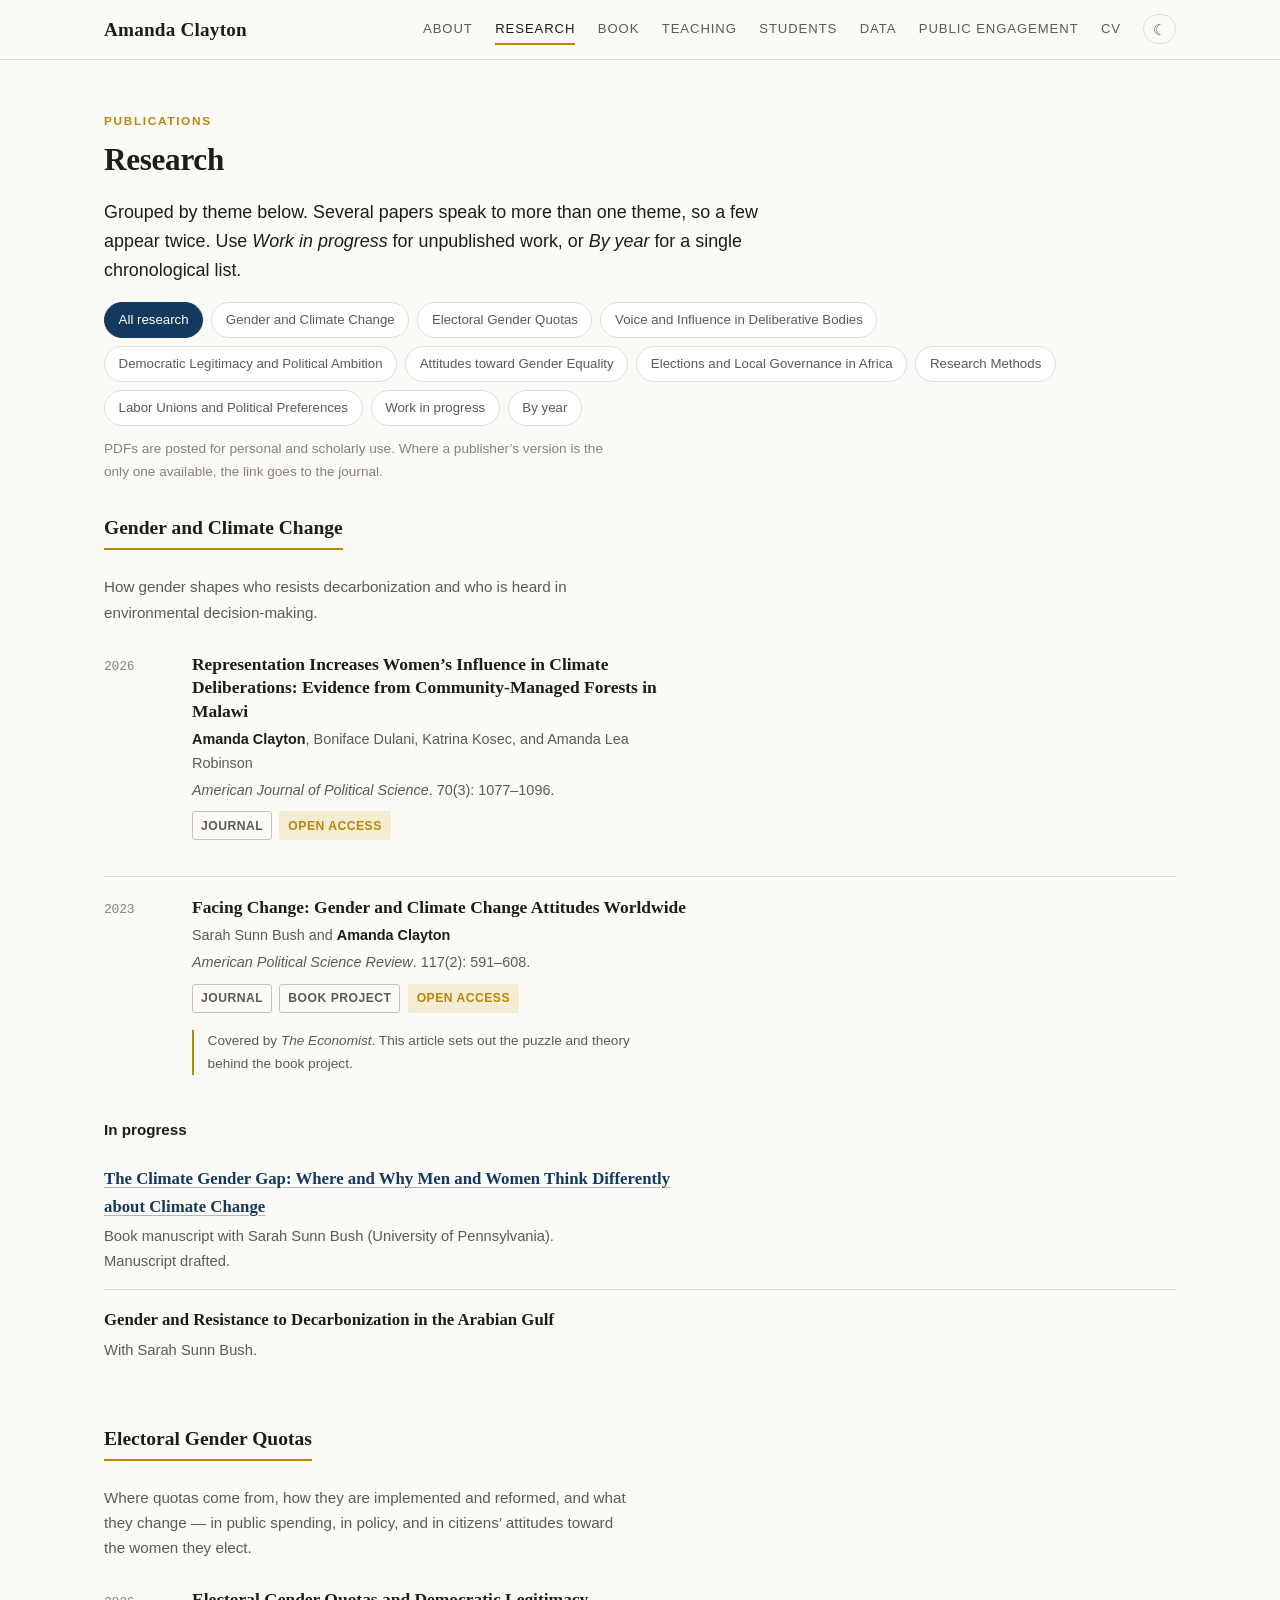
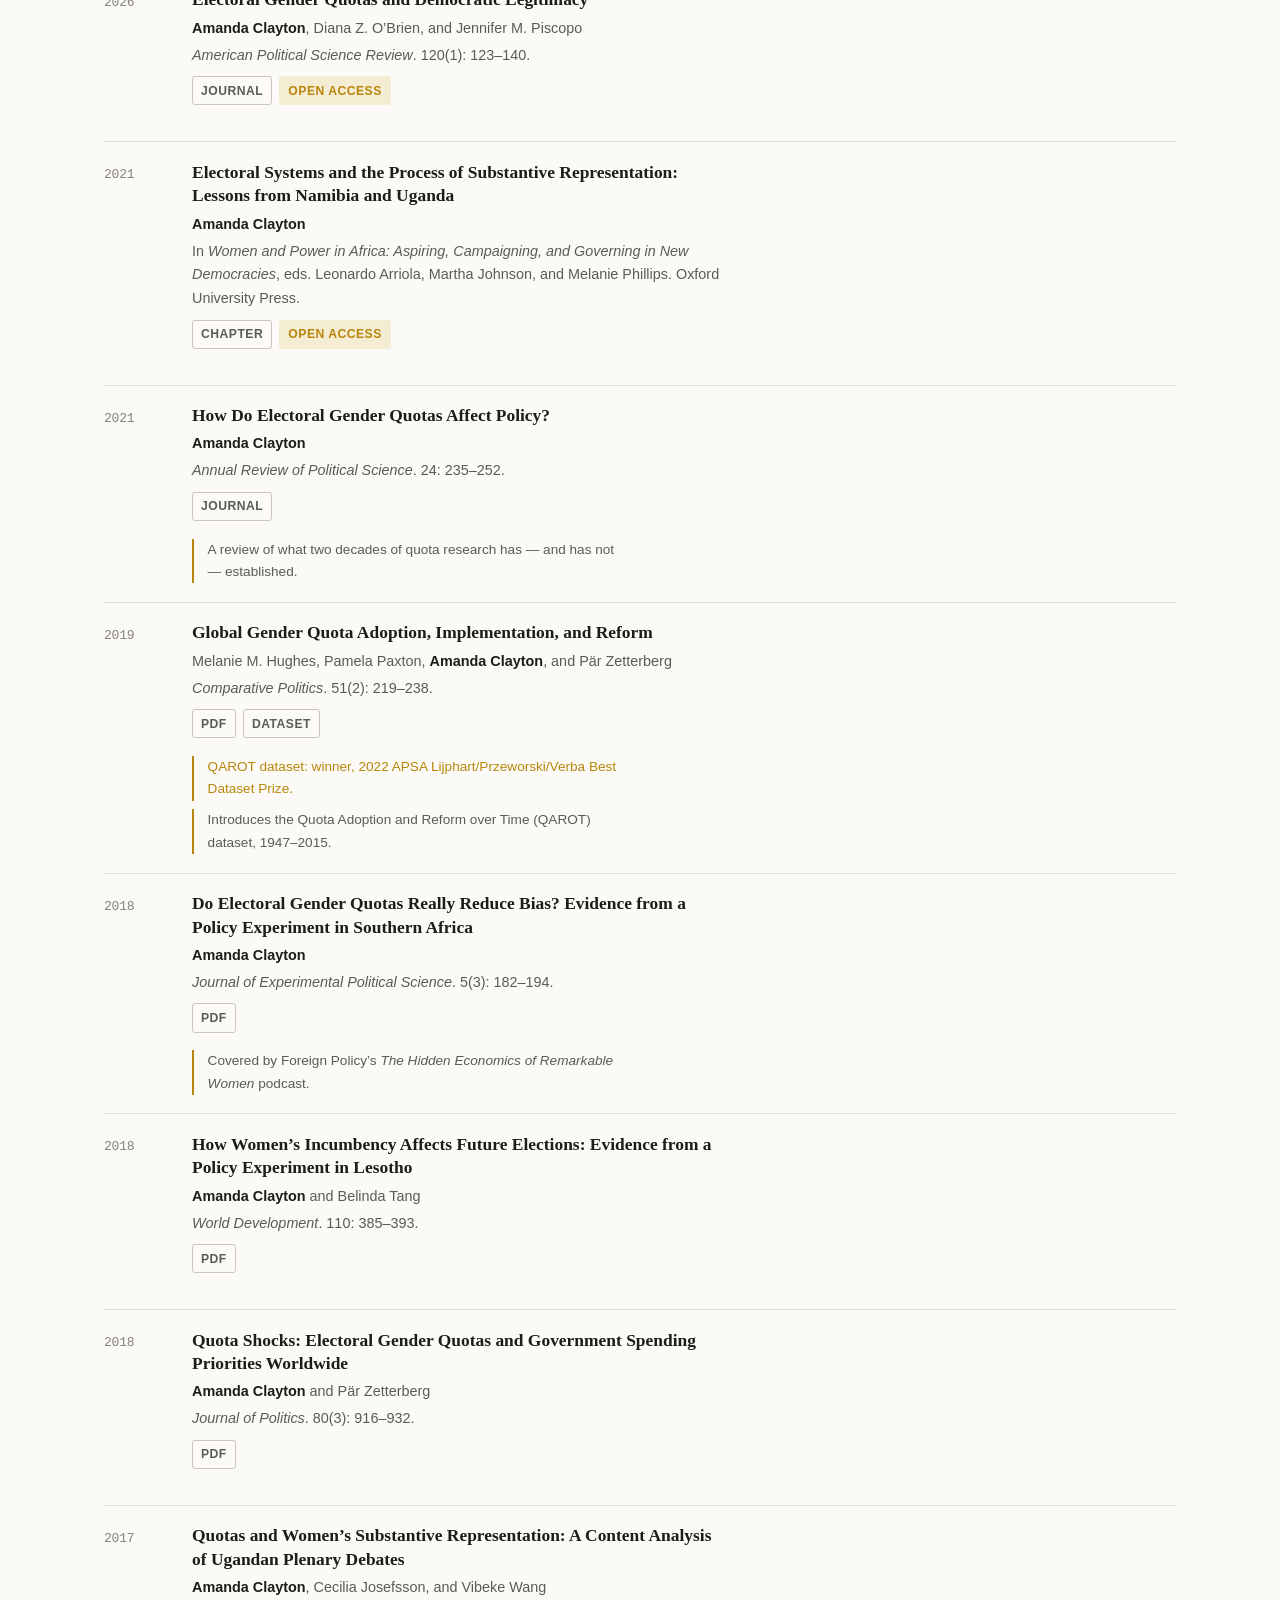
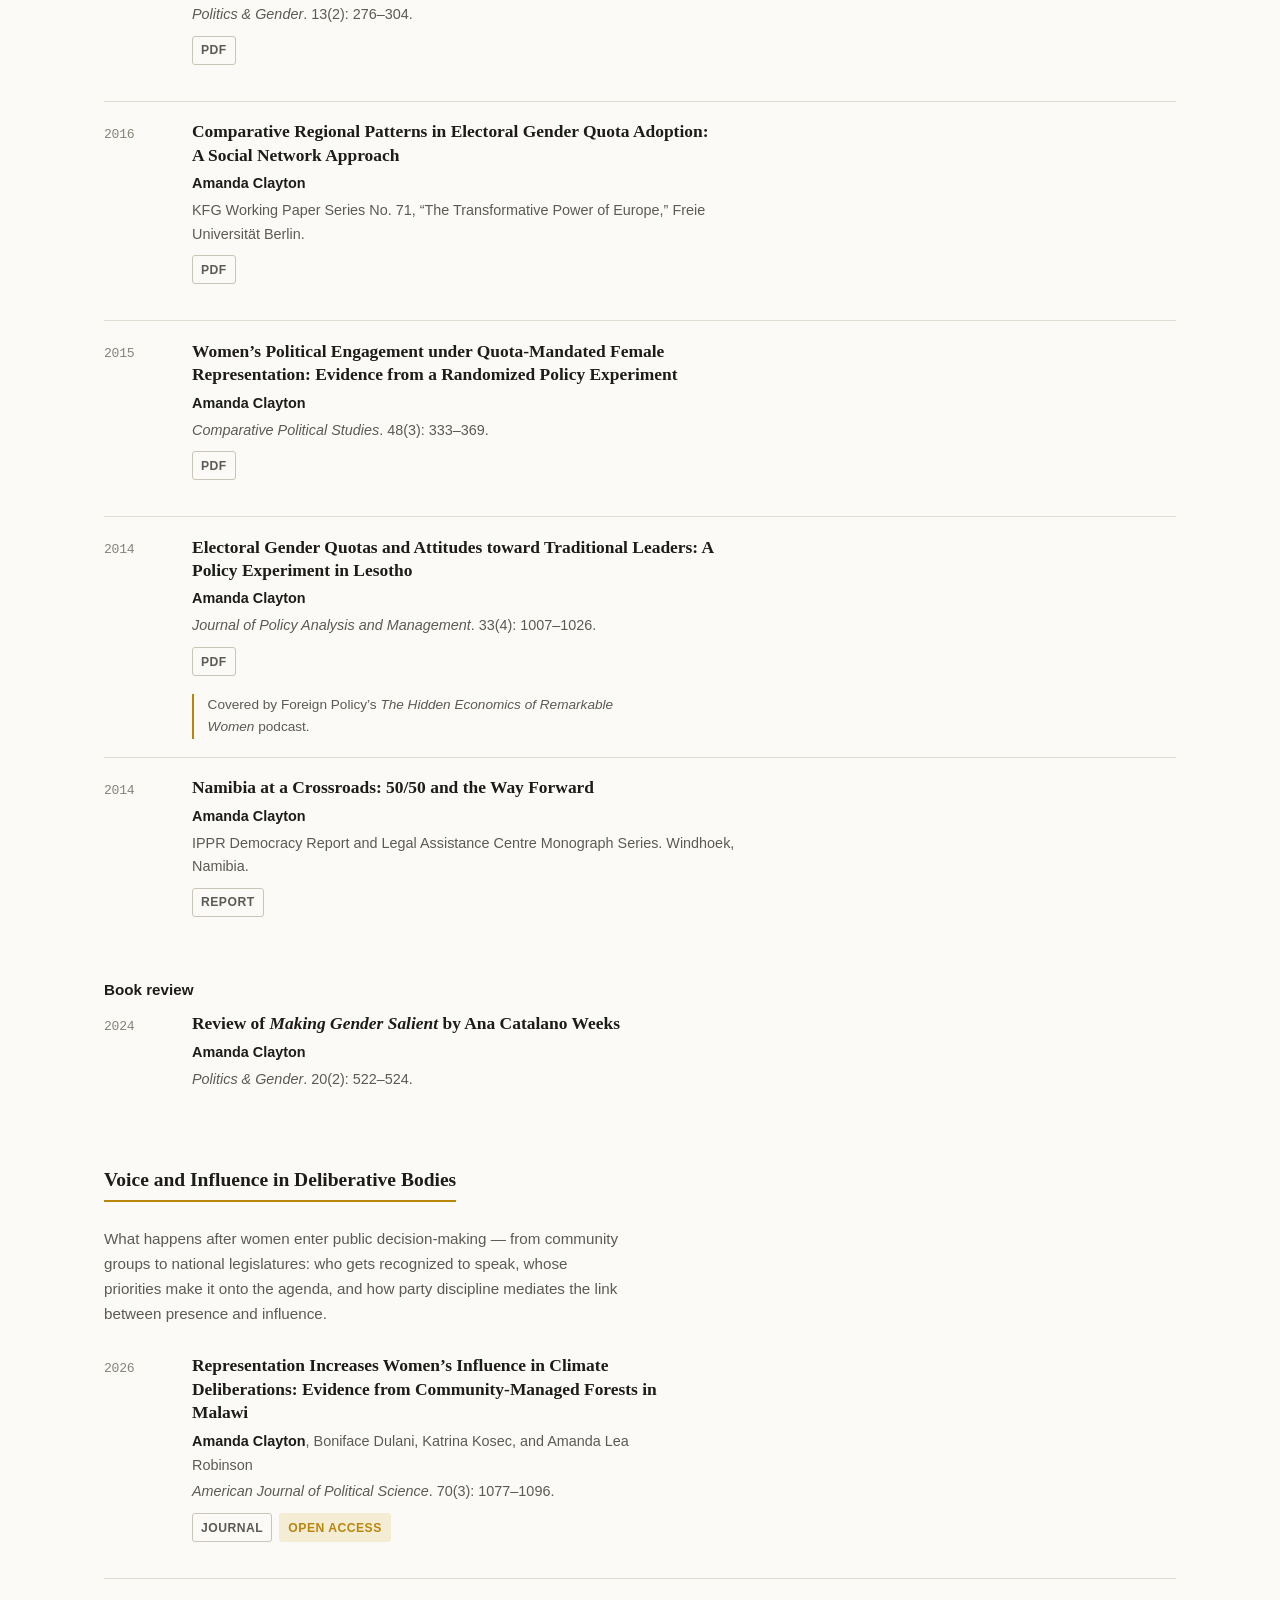
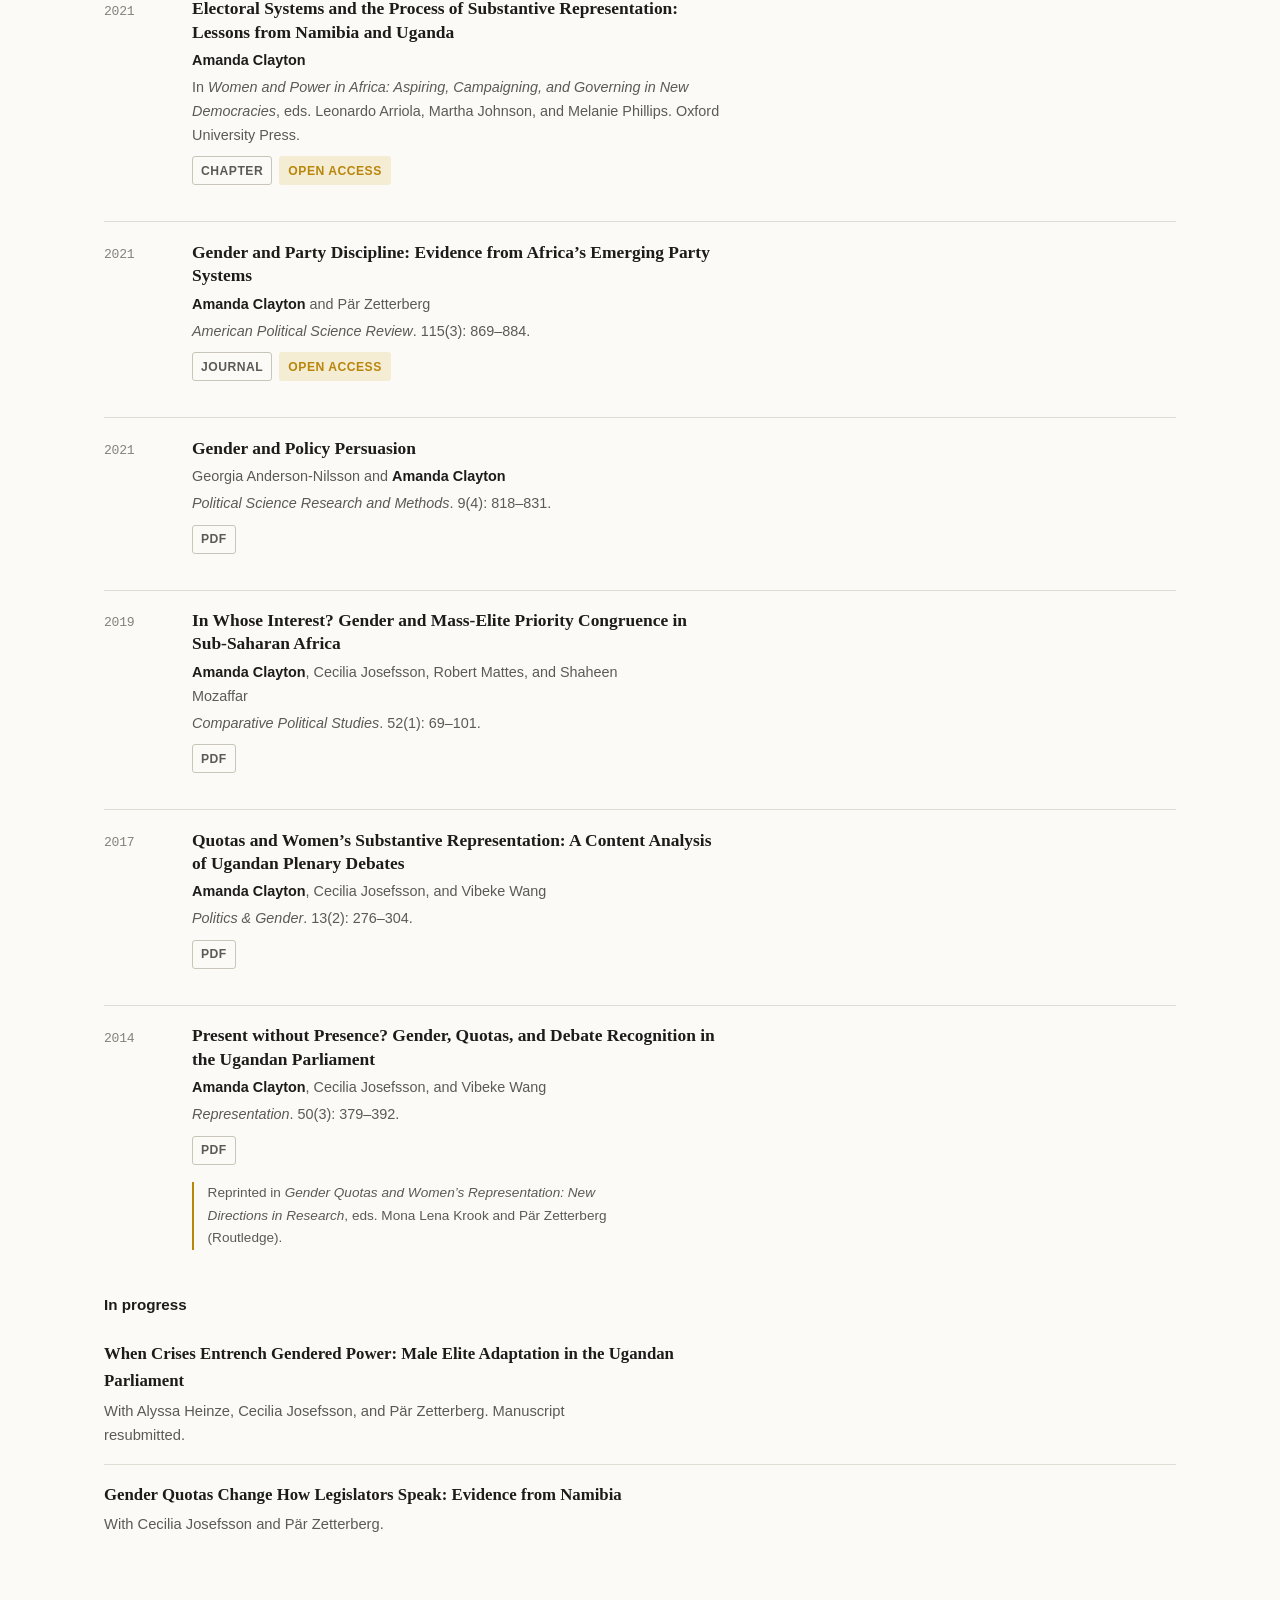
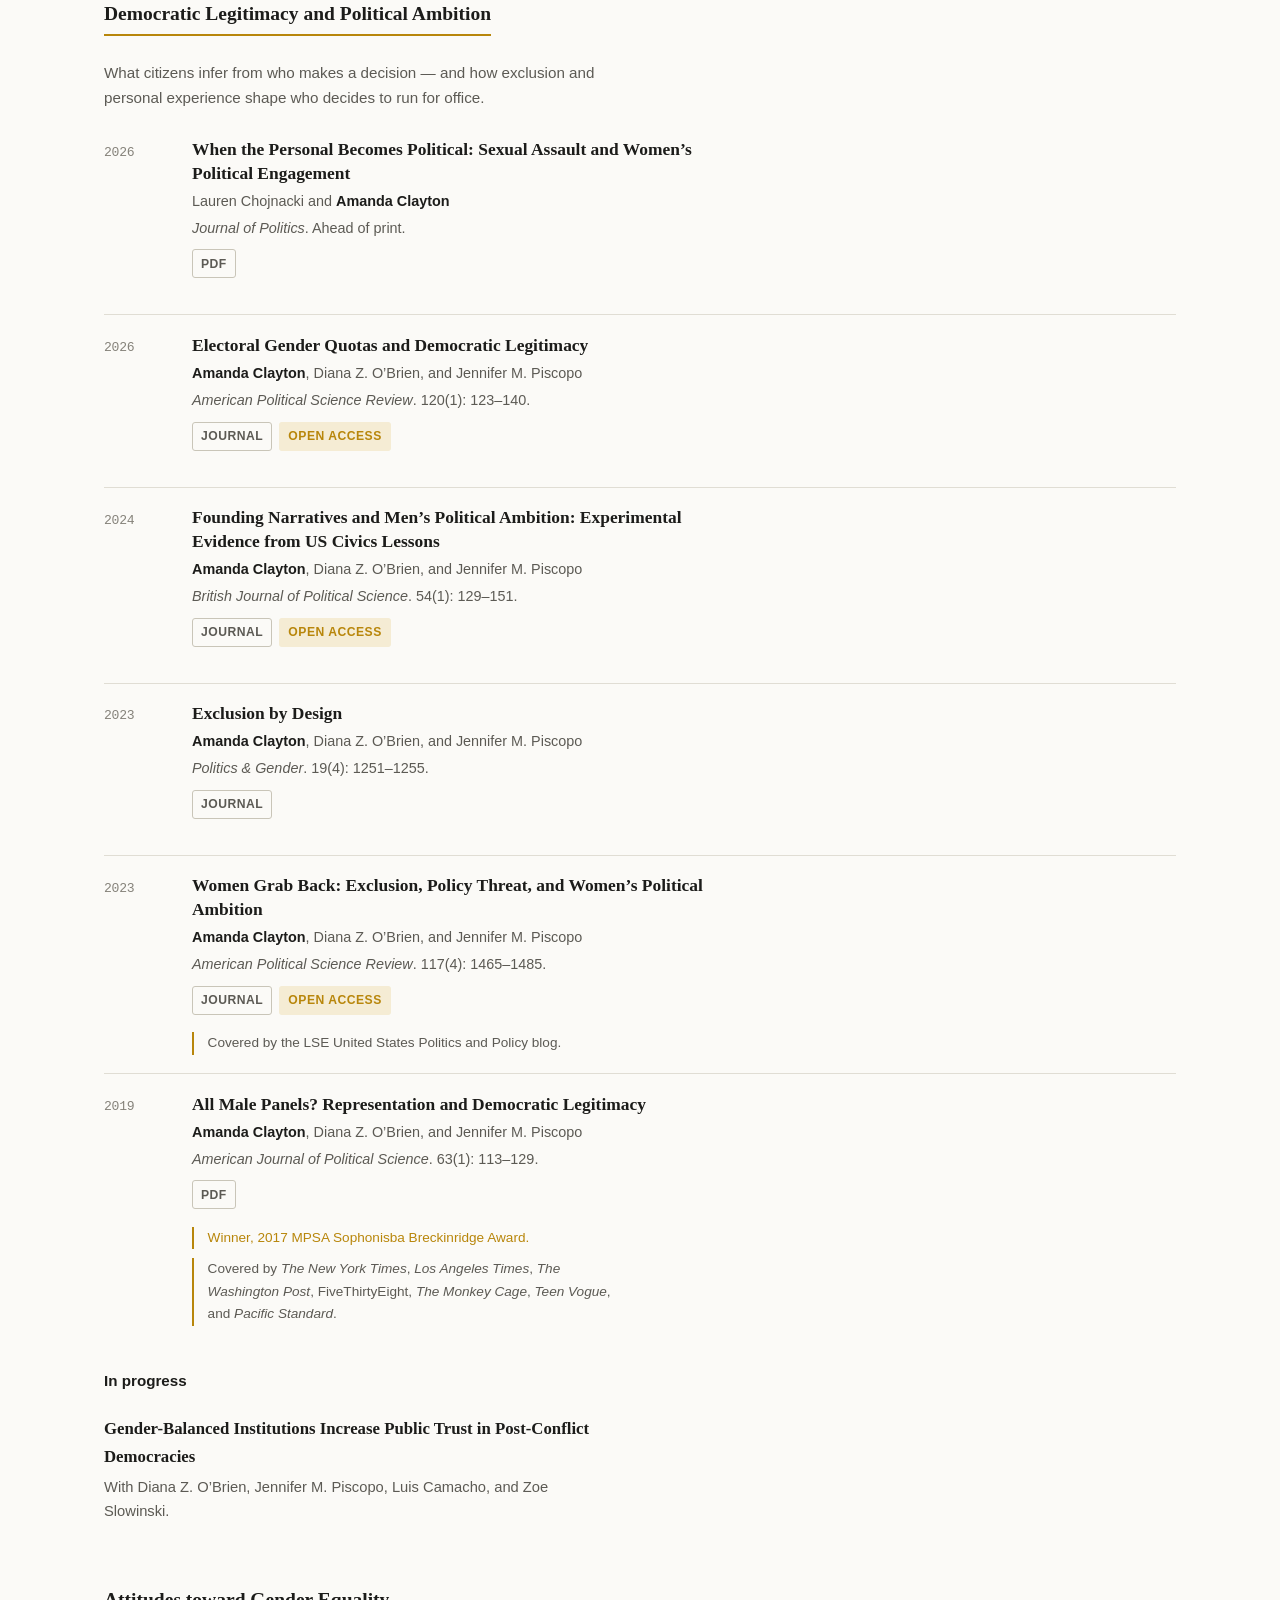
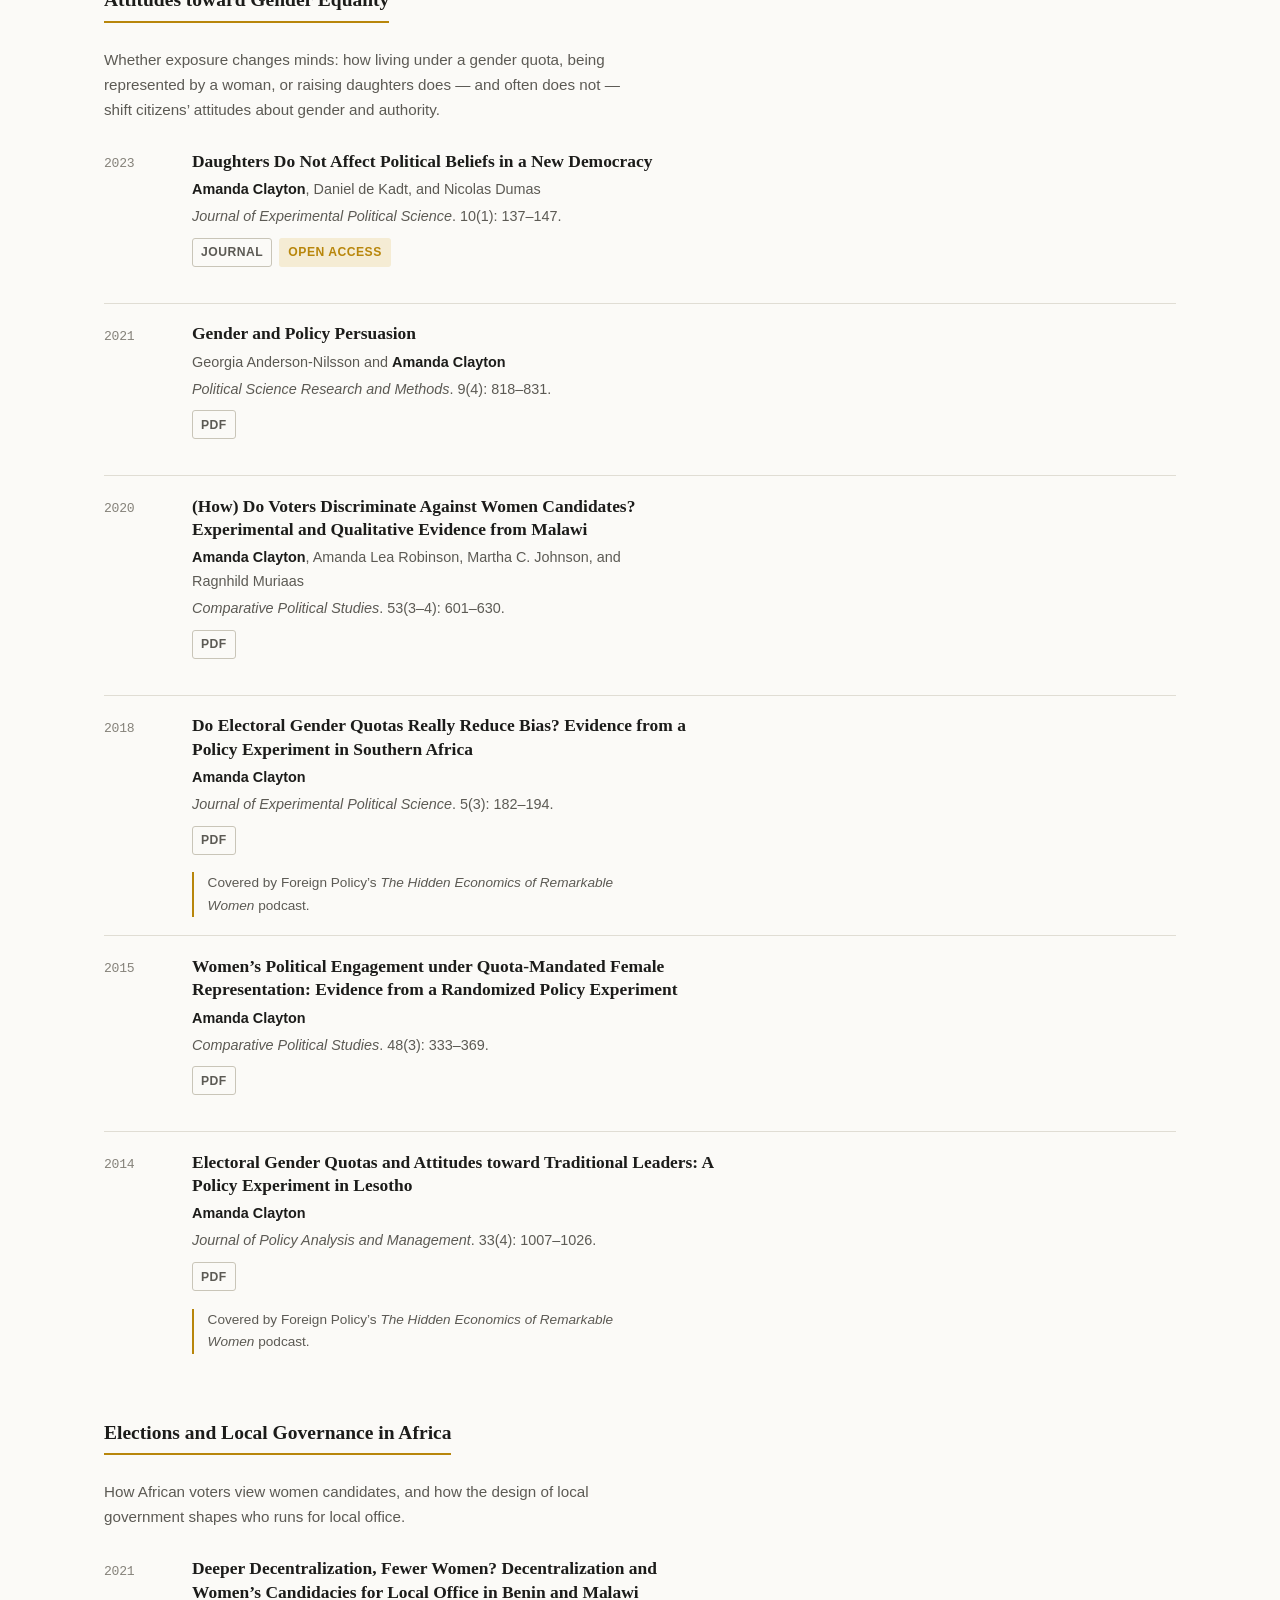
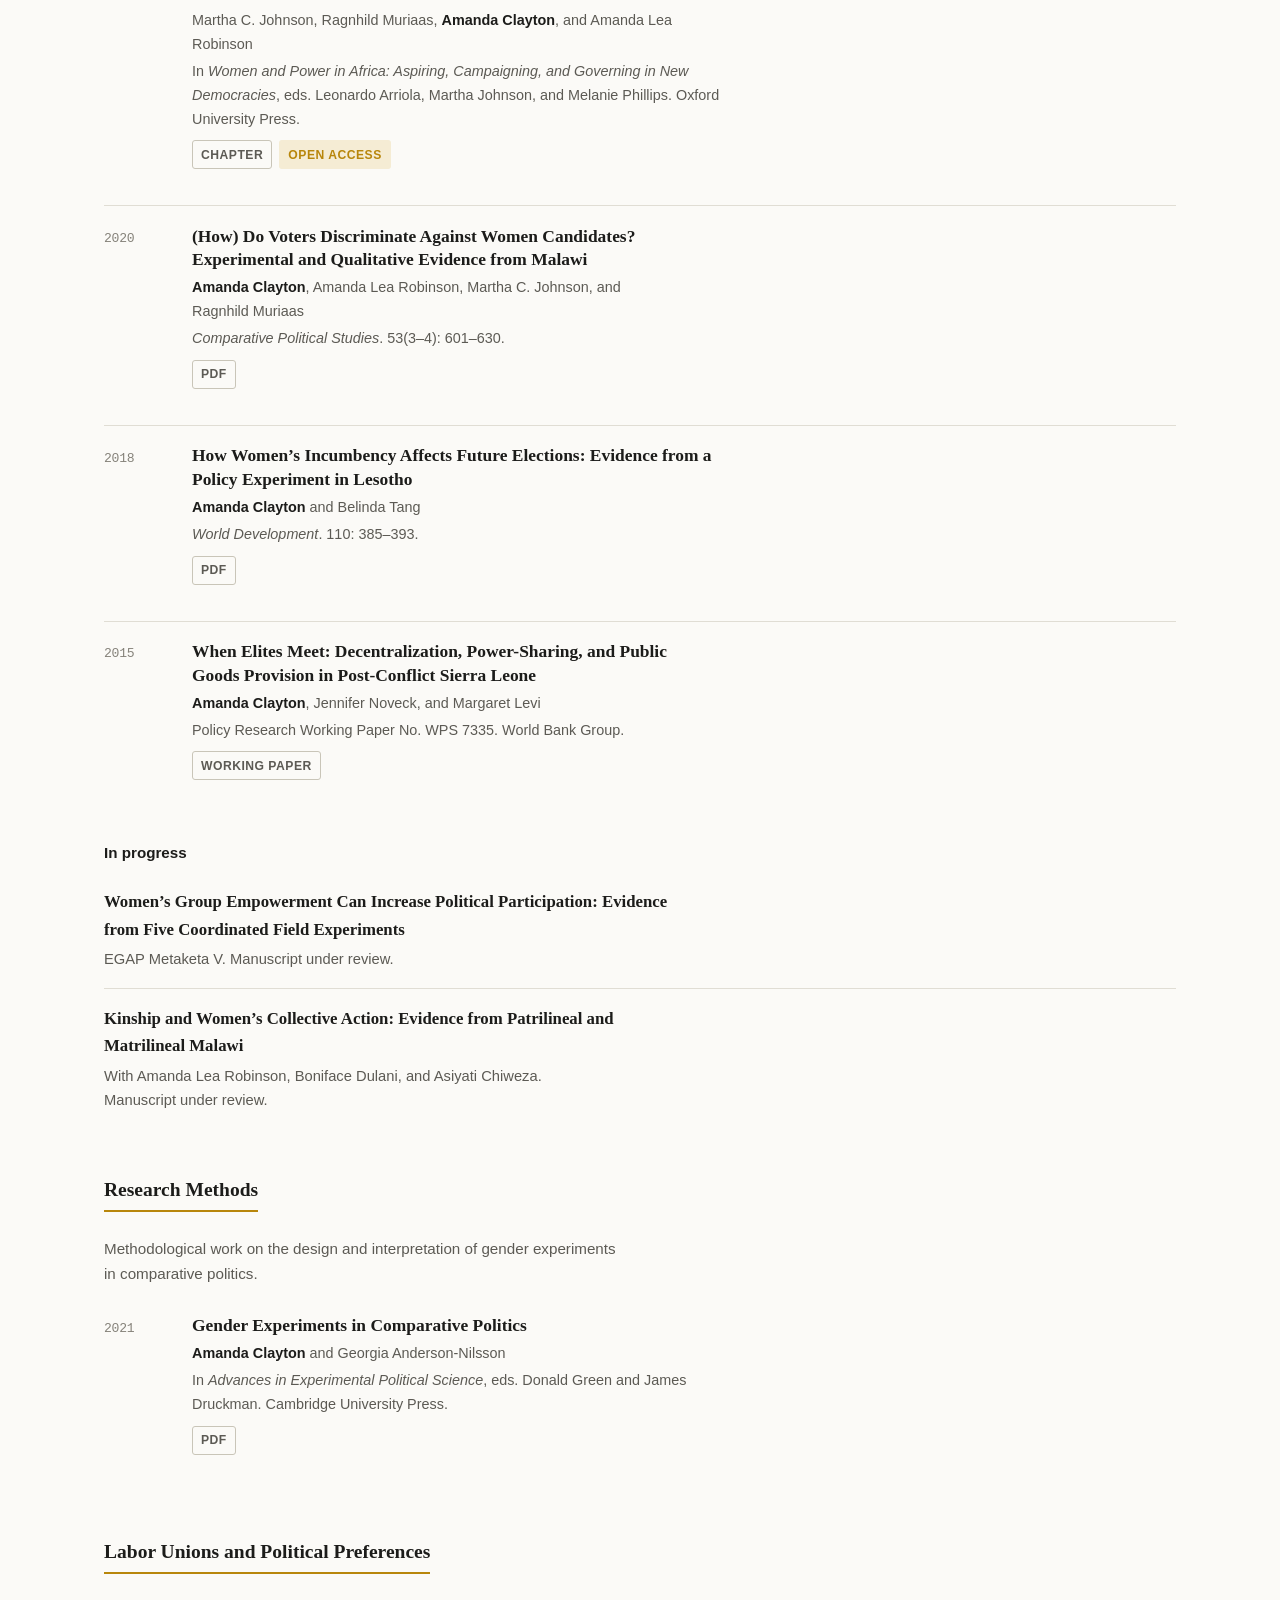
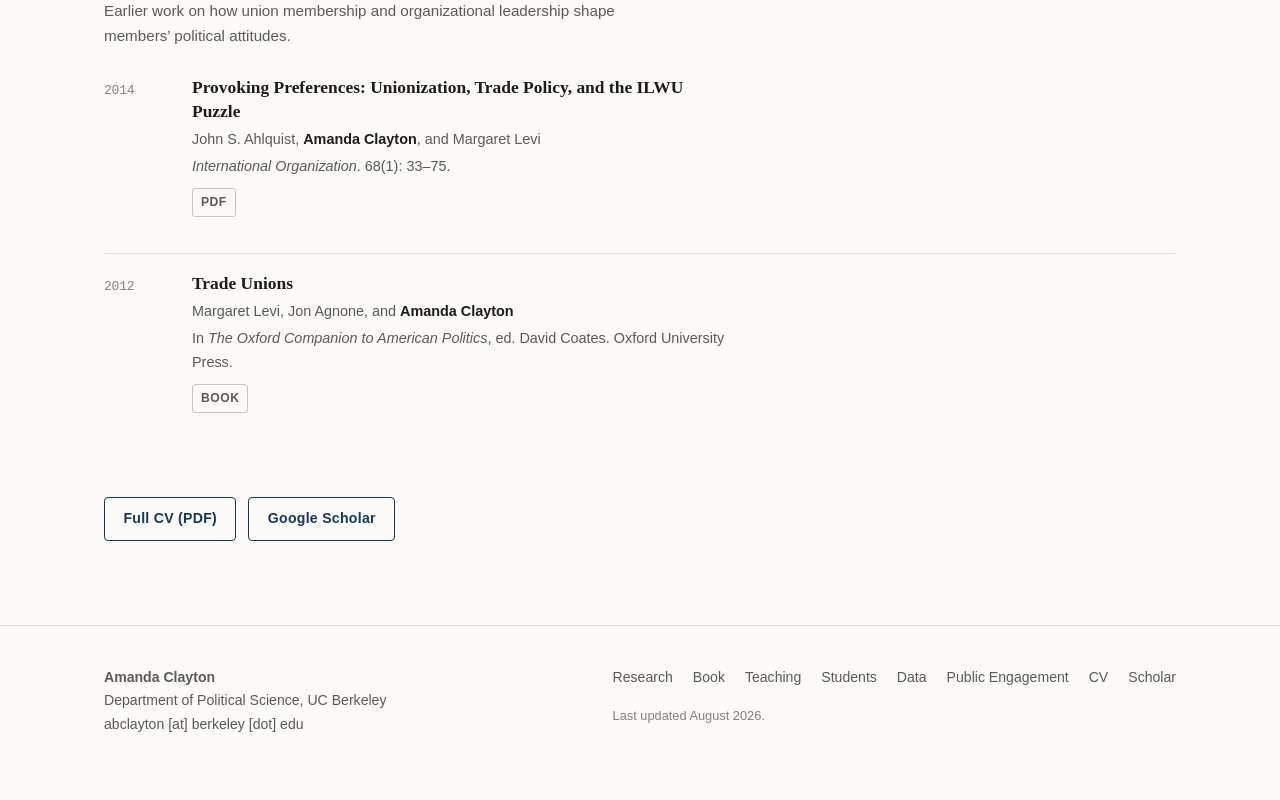
<file: published-research.html>
<!doctype html>
<html lang="en">
<head>
<meta charset="utf-8">
<title>Redirecting&hellip;</title>
<link rel="canonical" href="https://www.amandaclayton.org/research.html">
<meta http-equiv="refresh" content="0; url=/research.html">
<meta name="robots" content="noindex">
<script>location.replace("/research.html");</script>
</head>
<body style="font-family:system-ui,sans-serif;padding:3rem;max-width:40rem;margin:0 auto">
<p>This page has moved. If you are not redirected automatically,
<a href="/research.html">continue here</a>.</p>
</body>
</html>
</file>
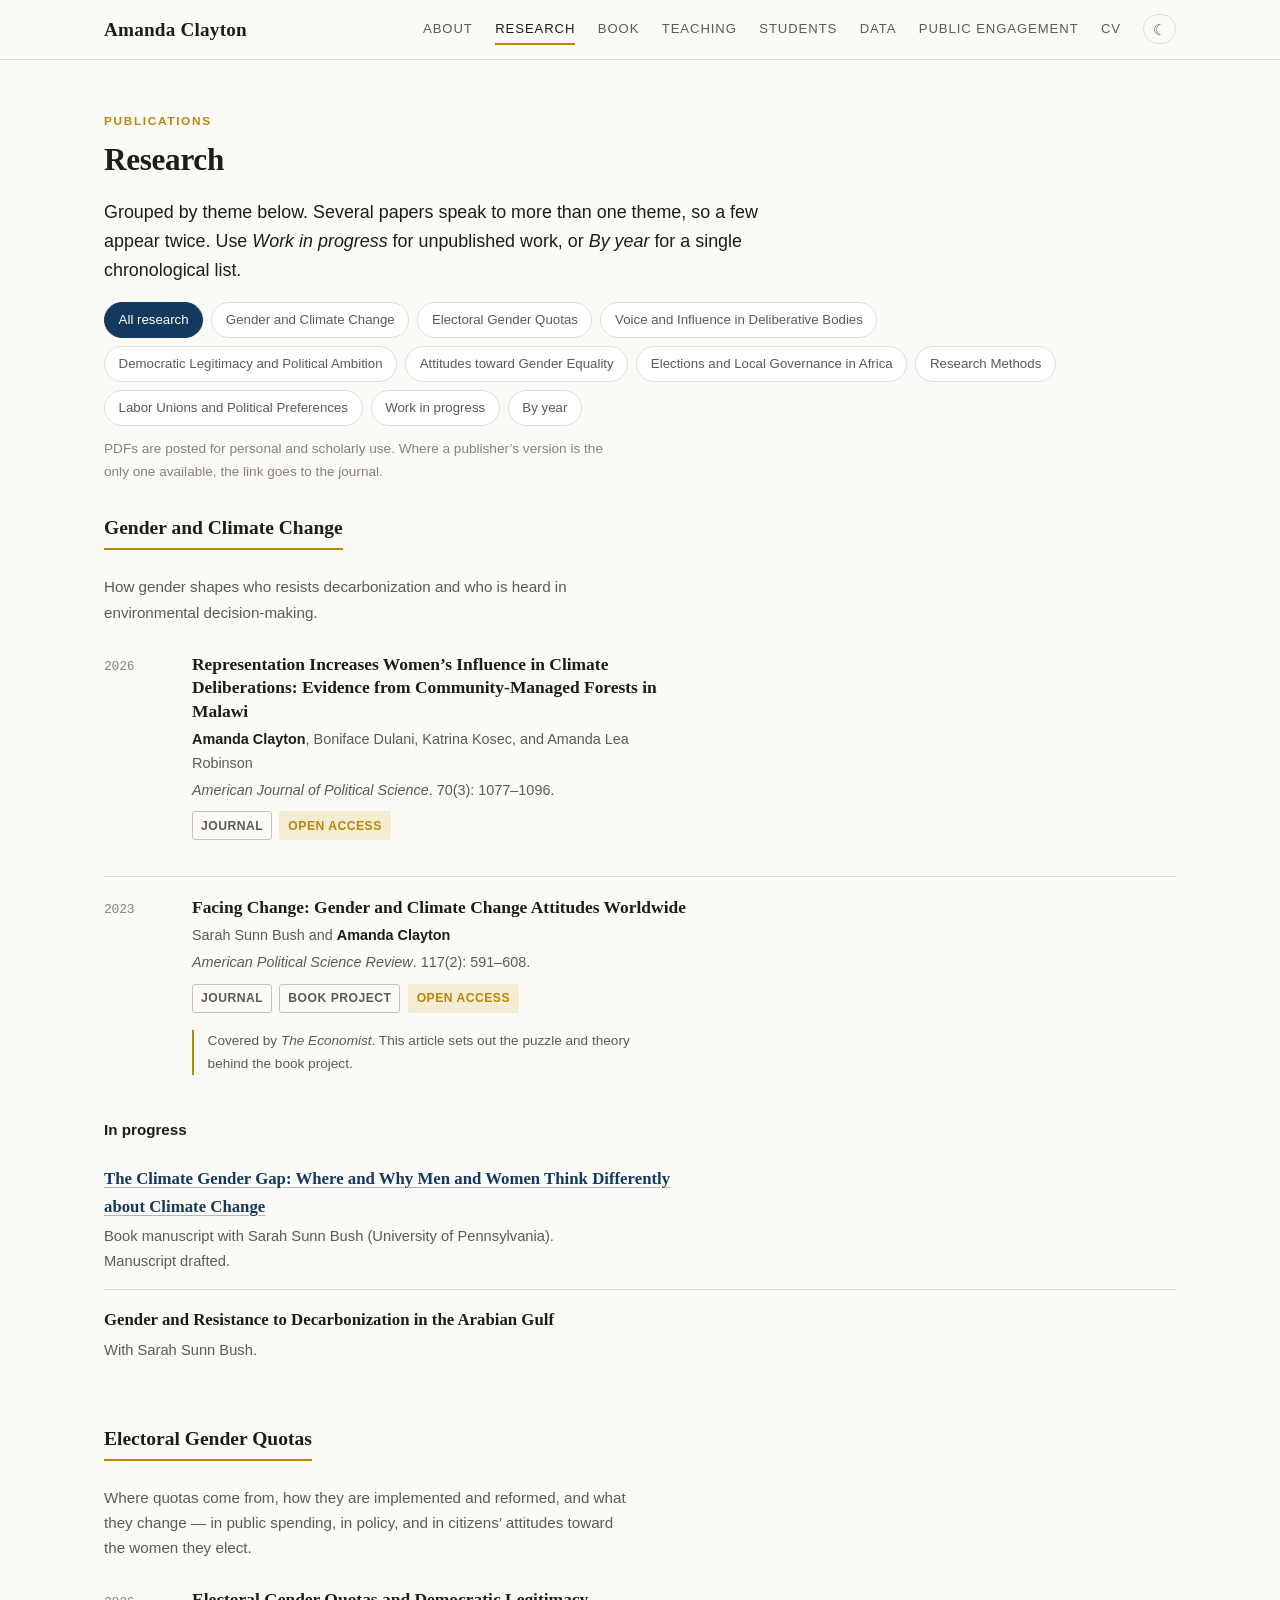
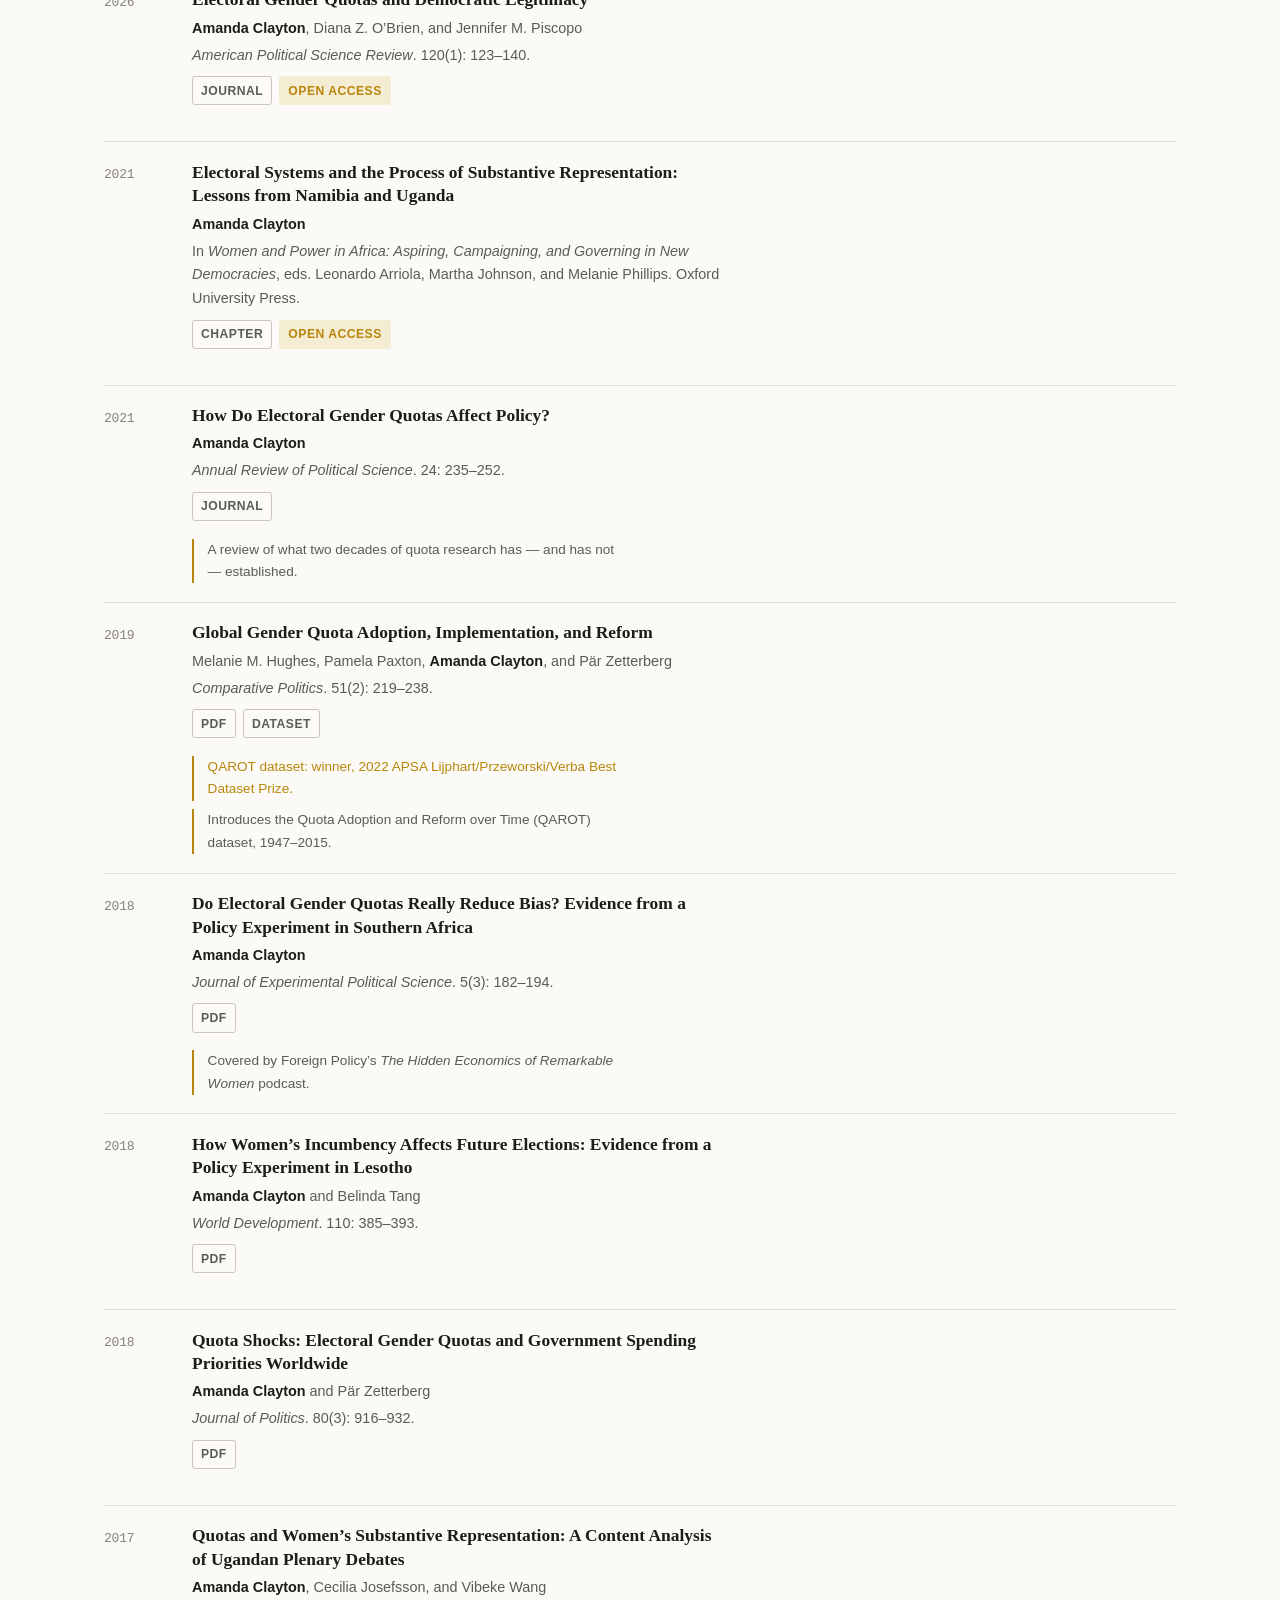
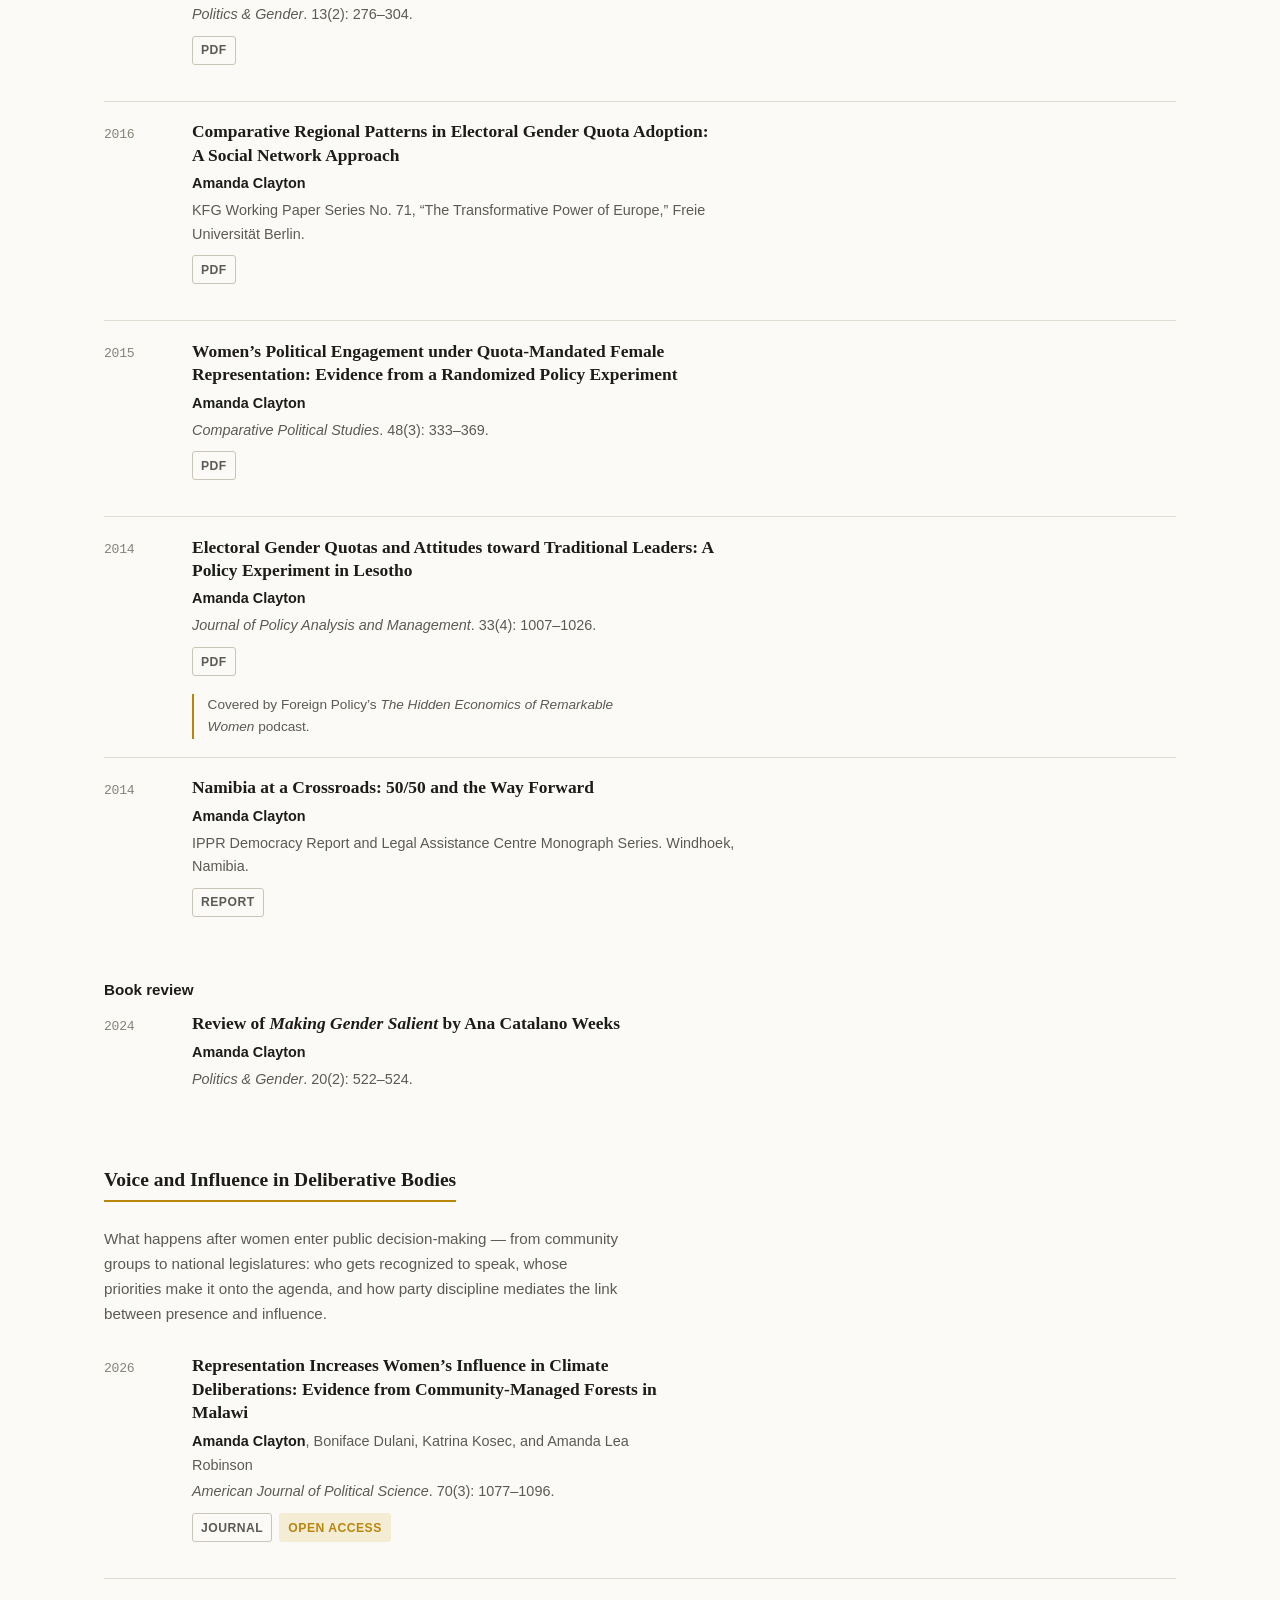
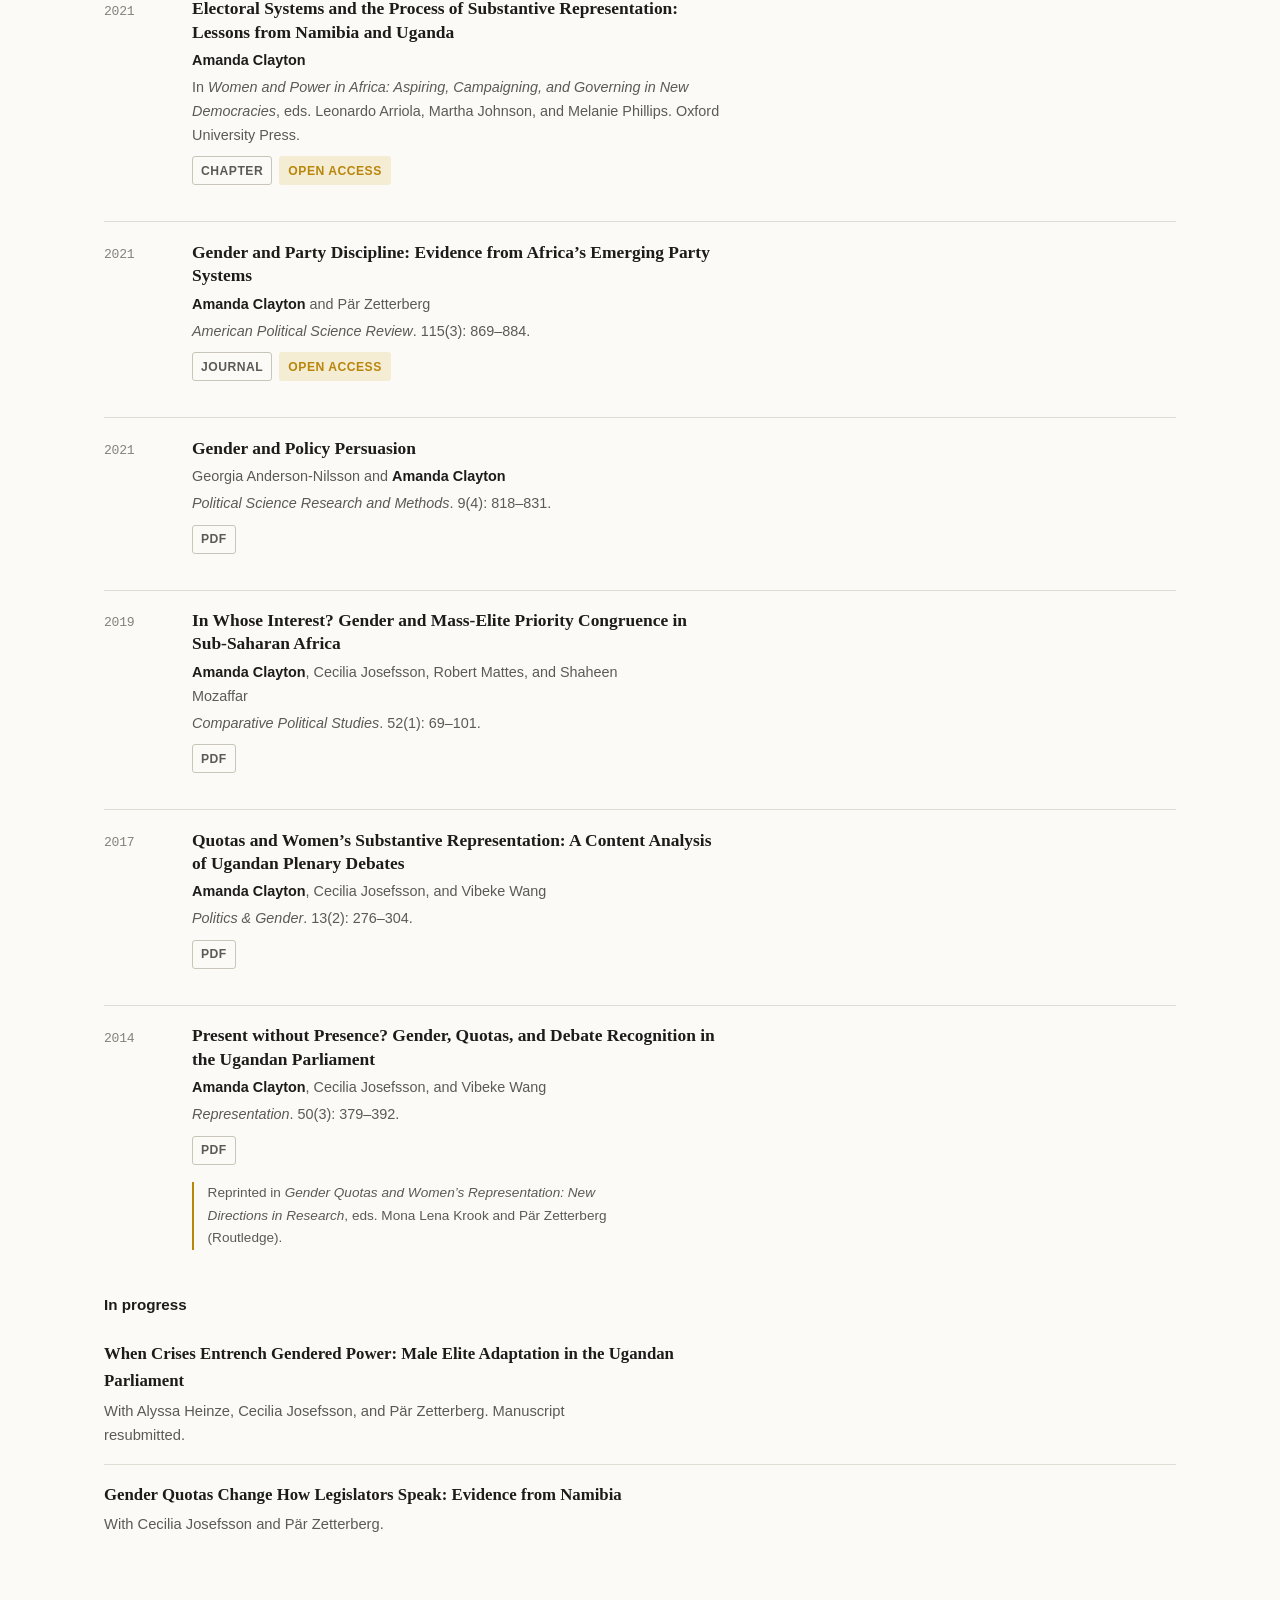
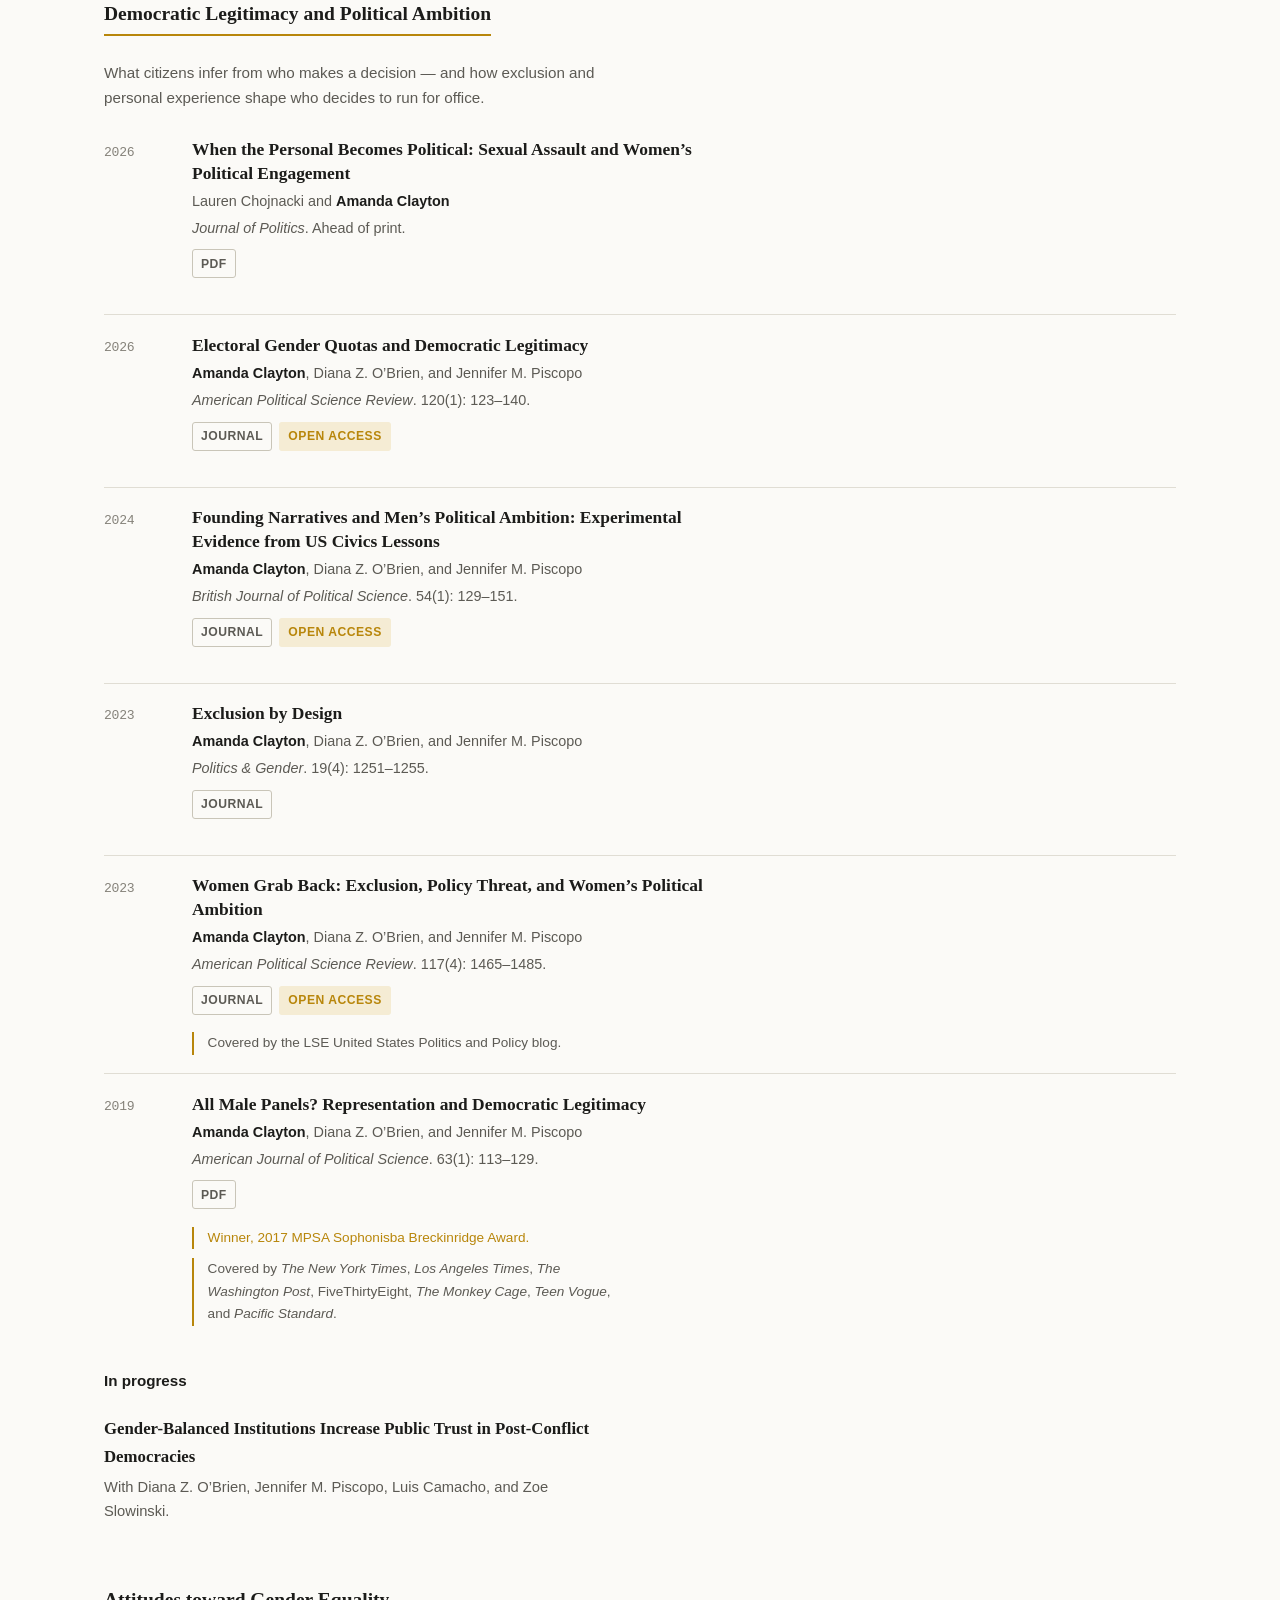
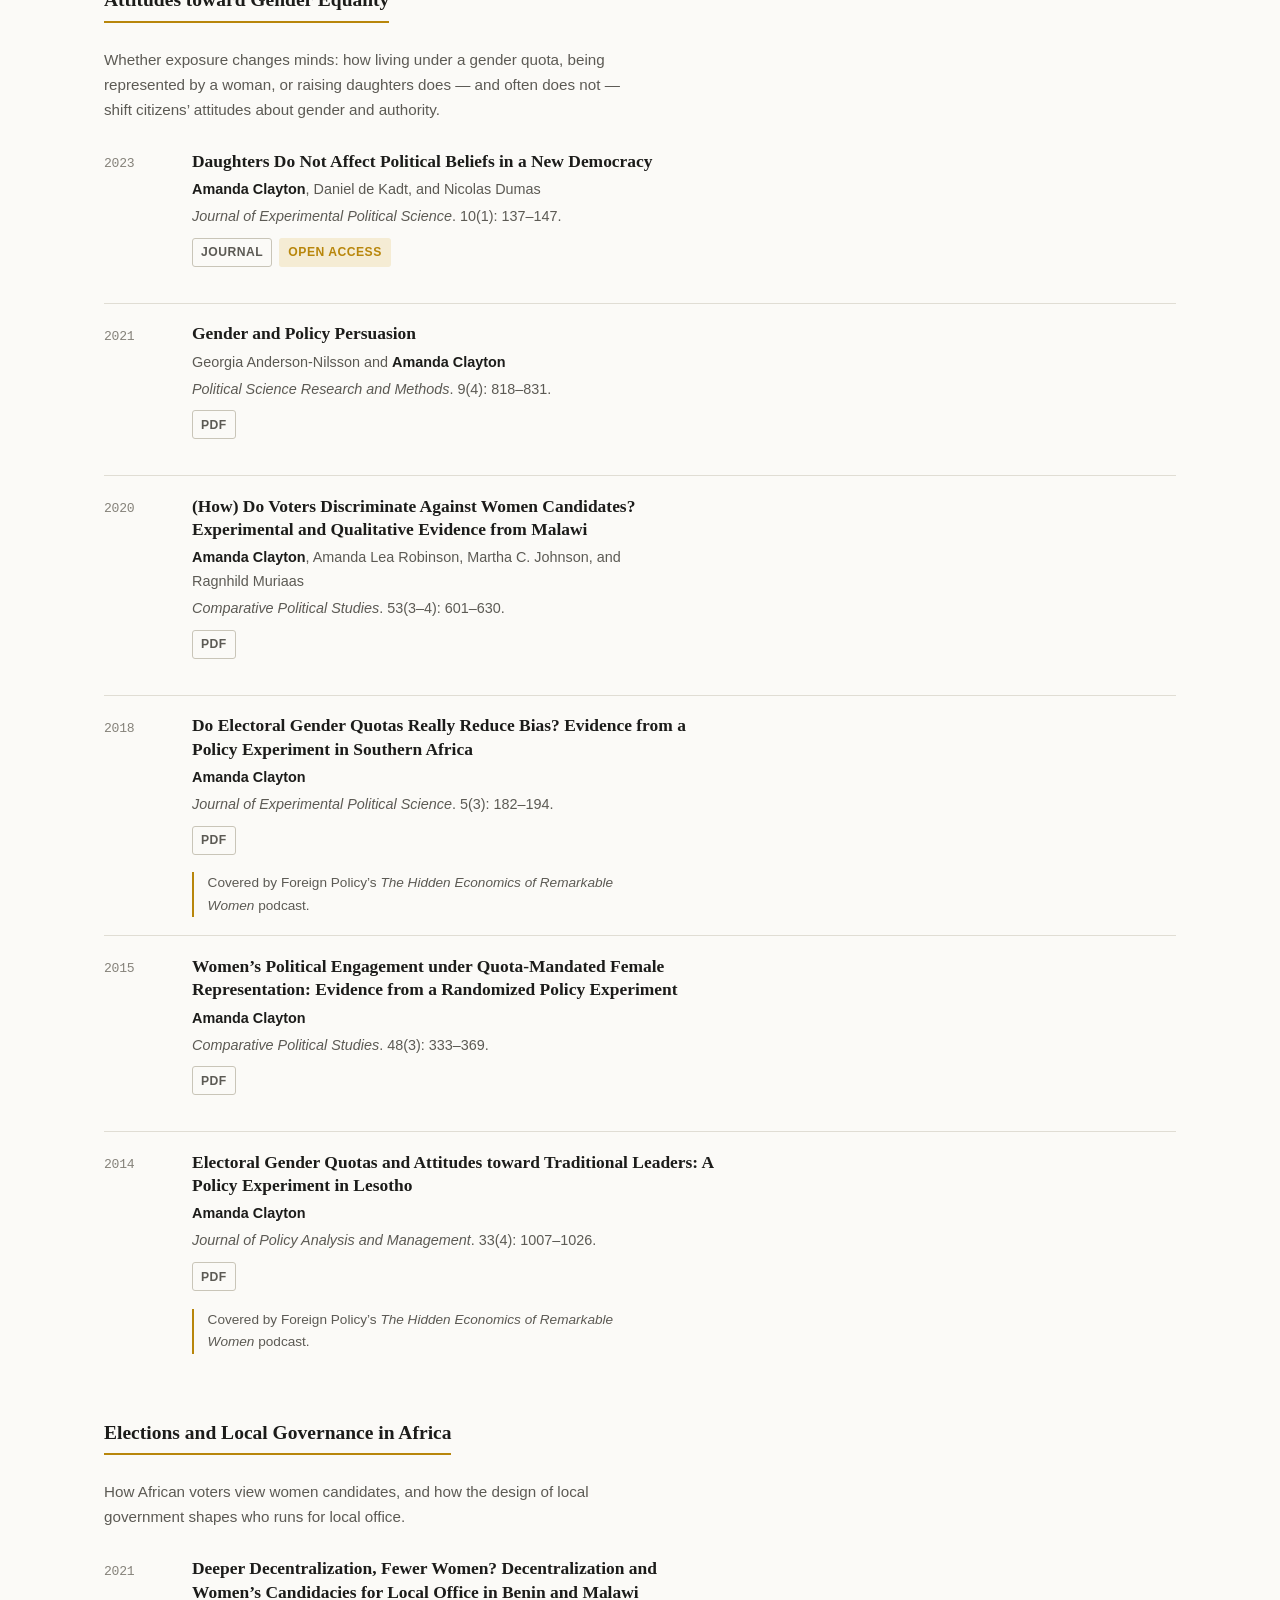
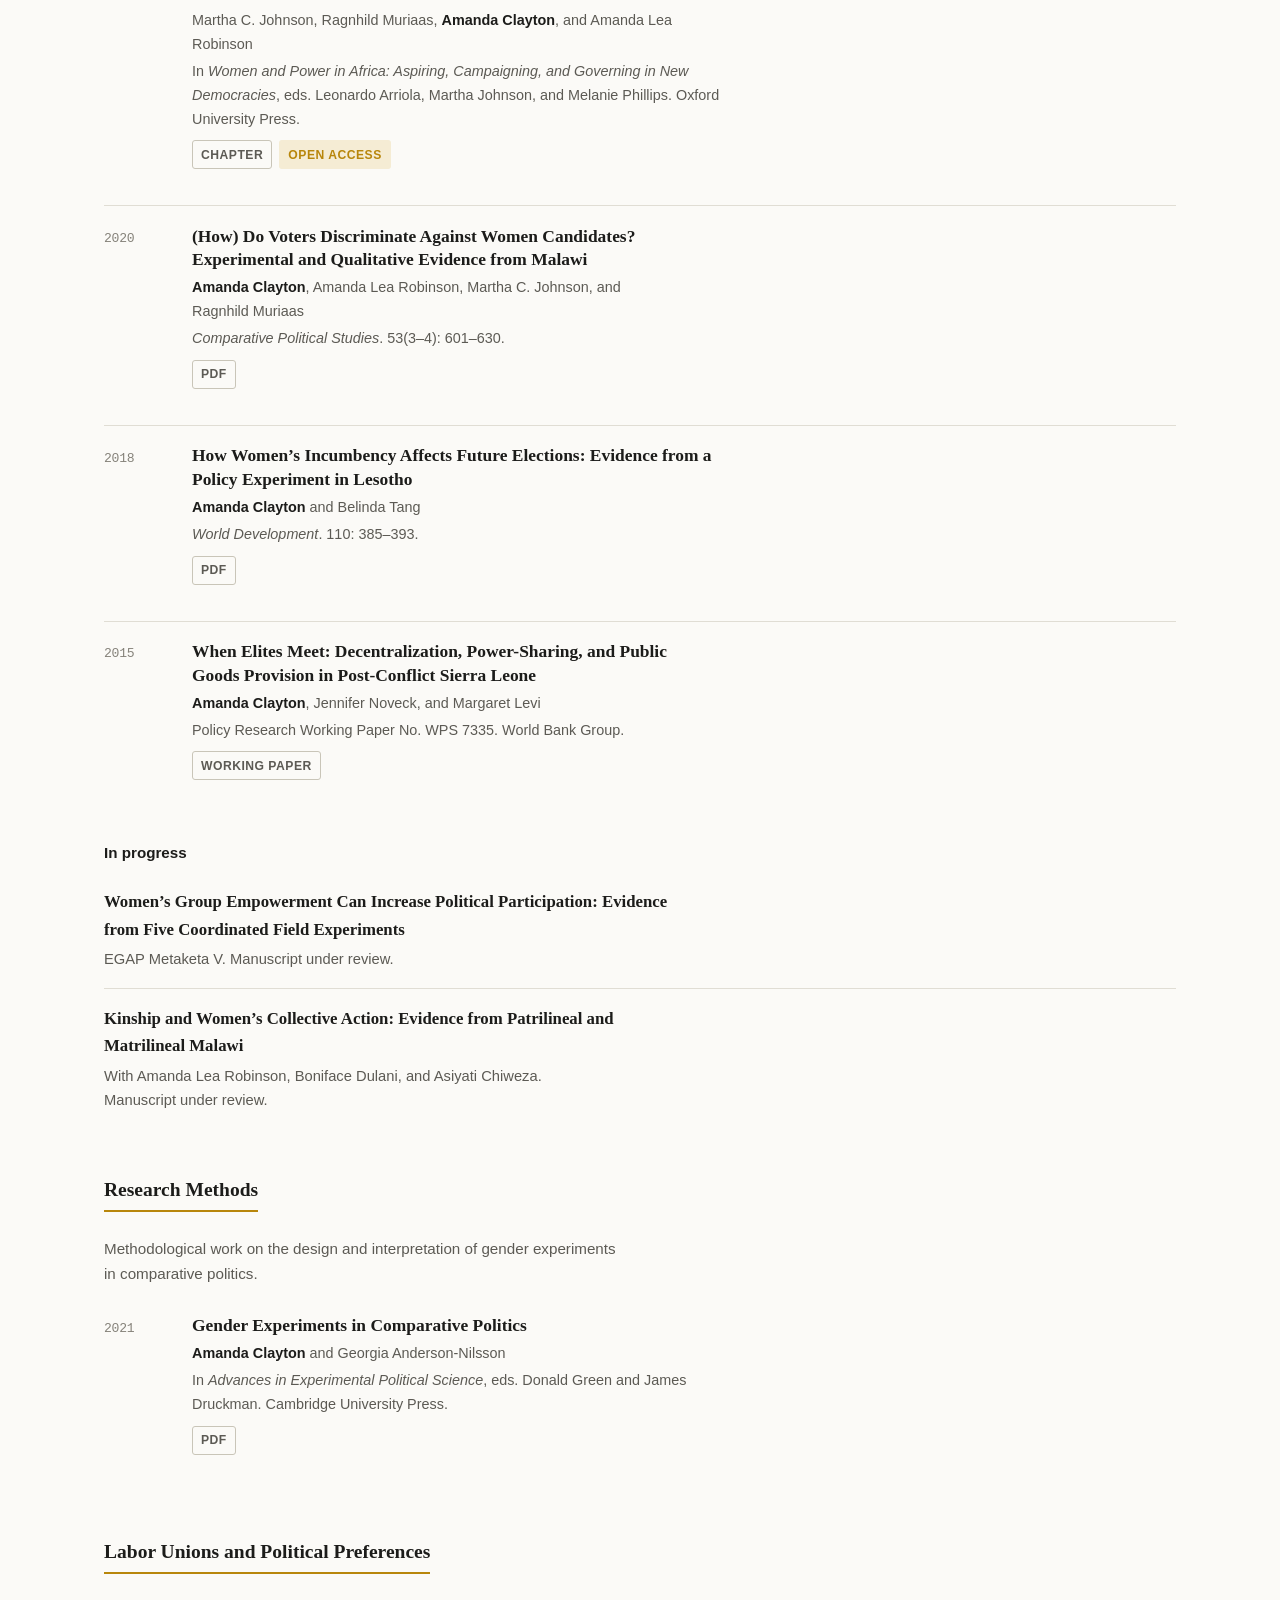
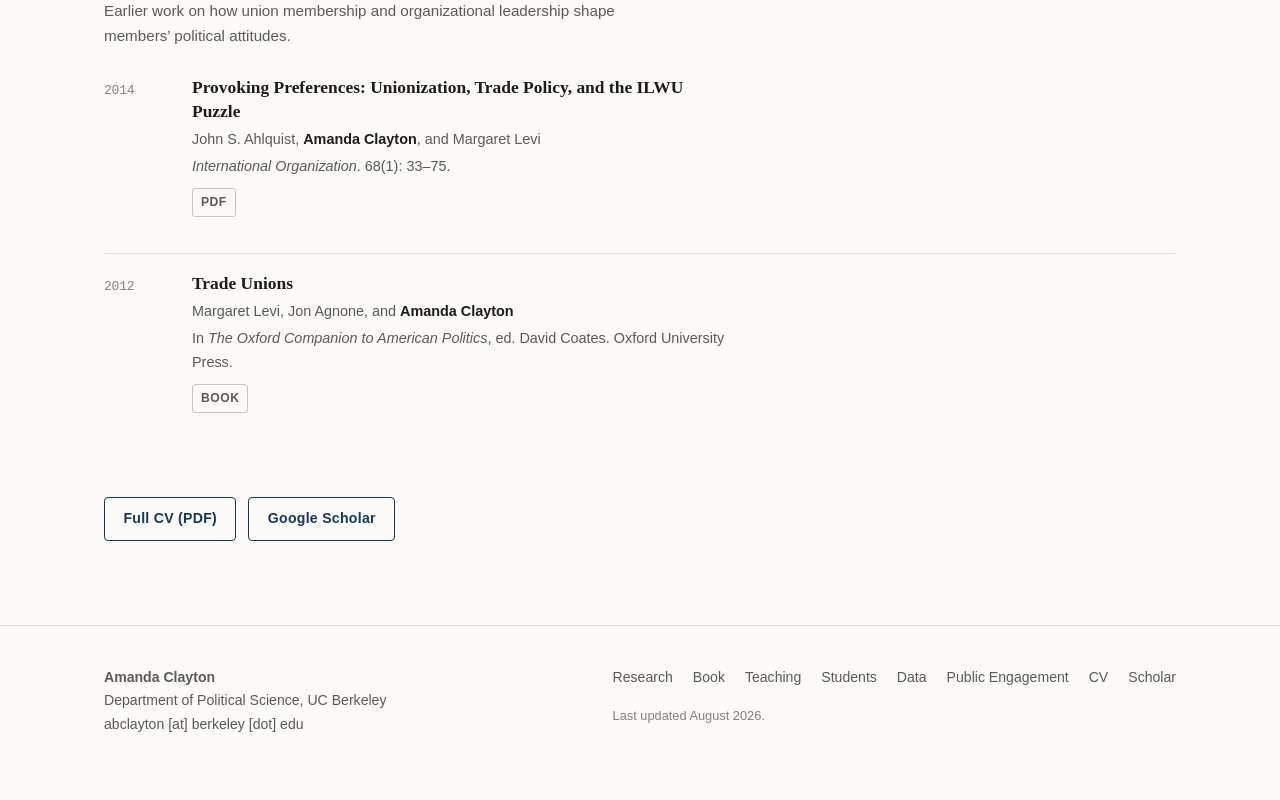
<file: research.html>
<!doctype html>
<html lang="en">
<head>
<meta charset="utf-8">
<meta name="viewport" content="width=device-width, initial-scale=1">
<title>Research | Amanda Clayton</title>
<meta name="description" content="Published research by Amanda Clayton on gender and political representation, electoral gender quotas, women in legislatures, and the politics of climate change.">
<link rel="stylesheet" href="css/style.css">
<script src="js/site.js"></script>
<link rel="icon" href="data:image/svg+xml,<svg xmlns='http://www.w3.org/2000/svg' viewBox='0 0 100 100'><text y='.9em' font-size='90' font-family='Georgia,serif'>AC</text></svg>">
</head>
<body>
<a class="skip" href="#main">Skip to content</a>

<header class="site-header">
  <div class="wrap">
    <a class="brand" href="index.html">Amanda Clayton</a>
    <nav class="main" aria-label="Main">
      <a href="index.html">About</a>
      <a href="research.html" aria-current="page">Research</a>
      <a href="book.html">Book</a>
      <a href="teaching.html">Teaching</a>
      <a href="students.html">Students</a>
      <a href="data.html">Data</a>
      <a href="public-engagement.html">Public Engagement</a>
      <a href="pdfs/clayton_cv_may_2026.pdf" target="_blank" rel="noopener">CV</a>
      <button class="theme-toggle" type="button" aria-label="Toggle dark mode">&#9790;</button>
    </nav>
  </div>
</header>

<main id="main">

<section>
  <div class="wrap">
    <p class="eyebrow">Publications</p>
    <h2>Research</h2>
    <p class="lede">
      Grouped by theme below. Several papers speak to more than one theme, so a few appear
      twice. Use <em>Work in progress</em> for unpublished work, or <em>By year</em> for a
      single chronological list.
    </p>

    <div class="filters" role="group" aria-label="Filter research by theme">
      <button type="button" data-filter="all" aria-pressed="true">All research</button>
      <button type="button" data-filter="climate" aria-pressed="false">Gender and Climate Change</button>
      <button type="button" data-filter="quotas" aria-pressed="false">Electoral Gender Quotas</button>
      <button type="button" data-filter="legislatures" aria-pressed="false">Voice and Influence in Deliberative Bodies</button>
      <button type="button" data-filter="legitimacy" aria-pressed="false">Democratic Legitimacy and Political Ambition</button>
      <button type="button" data-filter="attitudes" aria-pressed="false">Attitudes toward Gender Equality</button>
      <button type="button" data-filter="elections" aria-pressed="false">Elections and Local Governance in Africa</button>
      <button type="button" data-filter="methods" aria-pressed="false">Research Methods</button>
      <button type="button" data-filter="labor" aria-pressed="false">Labor Unions and Political Preferences</button>
      <button type="button" data-filter="progress" aria-pressed="false">Work in progress</button>
      <button type="button" data-filter="chrono" aria-pressed="false">By year</button>
    </div>
    <p class="filter-note">
      PDFs are posted for personal and scholarly use. Where a publisher’s version is the
      only one available, the link goes to the journal.
    </p>

<div class="theme-block" id="climate" data-theme="climate">
  <h3>Gender and Climate Change</h3>
  <p class="theme-blurb">How gender shapes who resists decarbonization and who is heard in environmental decision-making.</p>
  <ul class="pubs">
<li class="pub">
  <div class="year">2026</div>
  <div>
    <p class="title">Representation Increases Women’s Influence in Climate Deliberations: Evidence from Community-Managed Forests in Malawi</p>
    <p class="authors"><span class="me">Amanda Clayton</span>, Boniface Dulani, Katrina Kosec, and Amanda Lea Robinson</p>
    <p class="venue"><em>American Journal of Political Science</em>. 70(3): 1077–1096.</p>
    <p class="links"><a href="https://onlinelibrary.wiley.com/doi/10.1111/ajps.12994" target="_blank" rel="noopener">Journal</a> <span class="oa">Open access</span></p>
  </div>
</li>
<li class="pub">
  <div class="year">2023</div>
  <div>
    <p class="title">Facing Change: Gender and Climate Change Attitudes Worldwide</p>
    <p class="authors">Sarah Sunn Bush and <span class="me">Amanda Clayton</span></p>
    <p class="venue"><em>American Political Science Review</em>. 117(2): 591–608.</p>
    <p class="links"><a href="https://www.cambridge.org/core/journals/american-political-science-review/article/facing-change-gender-and-climate-change-attitudes-worldwide/38688C0CA6DF889475FDB52C06DD7FF9" target="_blank" rel="noopener">Journal</a> <a href="book.html">Book project</a> <span class="oa">Open access</span></p>
    <p class="note">Covered by <em>The Economist</em>. This article sets out the puzzle and theory behind the book project.</p>
  </div>
</li>
  </ul>
  <h4>In progress</h4>
  <ul class="stack">
    <li><p class="label"><a href="book.html">The Climate Gender Gap: Where and Why Men and Women Think Differently about Climate Change</a></p><p class="detail">Book manuscript with Sarah Sunn Bush (University of Pennsylvania). Manuscript drafted.</p></li>
    <li><p class="label">Gender and Resistance to Decarbonization in the Arabian Gulf</p><p class="detail">With Sarah Sunn Bush.</p></li>
  </ul>
</div>
<div class="theme-block" id="quotas" data-theme="quotas">
  <h3>Electoral Gender Quotas</h3>
  <p class="theme-blurb">Where quotas come from, how they are implemented and reformed, and what they change — in public spending, in policy, and in citizens’ attitudes toward the women they elect.</p>
  <ul class="pubs">
<li class="pub">
  <div class="year">2026</div>
  <div>
    <p class="title">Electoral Gender Quotas and Democratic Legitimacy</p>
    <p class="authors"><span class="me">Amanda Clayton</span>, Diana Z. O’Brien, and Jennifer M. Piscopo</p>
    <p class="venue"><em>American Political Science Review</em>. 120(1): 123–140.</p>
    <p class="links"><a href="https://www.cambridge.org/core/journals/american-political-science-review/article/electoral-gender-quotas-and-democratic-legitimacy/CDA8CB9E942FD178D36EAE26A86FD4CC" target="_blank" rel="noopener">Journal</a> <span class="oa">Open access</span></p>
  </div>
</li>
<li class="pub">
  <div class="year">2021</div>
  <div>
    <p class="title">Electoral Systems and the Process of Substantive Representation: Lessons from Namibia and Uganda</p>
    <p class="authors"><span class="me">Amanda Clayton</span></p>
    <p class="venue">In <em>Women and Power in Africa: Aspiring, Campaigning, and Governing in New Democracies</em>, eds. Leonardo Arriola, Martha Johnson, and Melanie Phillips. Oxford University Press.</p>
    <p class="links"><a href="https://academic.oup.com/book/39814/chapter/339936349" target="_blank" rel="noopener">Chapter</a> <span class="oa">Open access</span></p>
  </div>
</li>
<li class="pub">
  <div class="year">2021</div>
  <div>
    <p class="title">How Do Electoral Gender Quotas Affect Policy?</p>
    <p class="authors"><span class="me">Amanda Clayton</span></p>
    <p class="venue"><em>Annual Review of Political Science</em>. 24: 235–252.</p>
    <p class="links"><a href="https://www.annualreviews.org/doi/10.1146/annurev-polisci-041719-102019" target="_blank" rel="noopener">Journal</a></p>
    <p class="note">A review of what two decades of quota research has — and has not — established.</p>
  </div>
</li>
<li class="pub">
  <div class="year">2019</div>
  <div>
    <p class="title">Global Gender Quota Adoption, Implementation, and Reform</p>
    <p class="authors">Melanie M. Hughes, Pamela Paxton, <span class="me">Amanda Clayton</span>, and Pär Zetterberg</p>
    <p class="venue"><em>Comparative Politics</em>. 51(2): 219–238.</p>
    <p class="links"><a href="pdfs/qarot.pdf" target="_blank" rel="noopener">PDF</a> <a href="data.html#qarot">Dataset</a></p>
    <p class="note award">QAROT dataset: winner, 2022 APSA Lijphart/Przeworski/Verba Best Dataset Prize.</p>
    <p class="note">Introduces the Quota Adoption and Reform over Time (QAROT) dataset, 1947–2015.</p>
  </div>
</li>
<li class="pub">
  <div class="year">2018</div>
  <div>
    <p class="title">Do Electoral Gender Quotas Really Reduce Bias? Evidence from a Policy Experiment in Southern Africa</p>
    <p class="authors"><span class="me">Amanda Clayton</span></p>
    <p class="venue"><em>Journal of Experimental Political Science</em>. 5(3): 182–194.</p>
    <p class="links"><a href="pdfs/do_gender_quotas_clayton__1_.pdf" target="_blank" rel="noopener">PDF</a></p>
    <p class="note">Covered by Foreign Policy’s <em>The Hidden Economics of Remarkable Women</em> podcast.</p>
  </div>
</li>
<li class="pub">
  <div class="year">2018</div>
  <div>
    <p class="title">How Women’s Incumbency Affects Future Elections: Evidence from a Policy Experiment in Lesotho</p>
    <p class="authors"><span class="me">Amanda Clayton</span> and Belinda Tang</p>
    <p class="venue"><em>World Development</em>. 110: 385–393.</p>
    <p class="links"><a href="pdfs/claytontang2018.pdf" target="_blank" rel="noopener">PDF</a></p>
  </div>
</li>
<li class="pub">
  <div class="year">2018</div>
  <div>
    <p class="title">Quota Shocks: Electoral Gender Quotas and Government Spending Priorities Worldwide</p>
    <p class="authors"><span class="me">Amanda Clayton</span> and Pär Zetterberg</p>
    <p class="venue"><em>Journal of Politics</em>. 80(3): 916–932.</p>
    <p class="links"><a href="pdfs/claytonzetterbergjop2018.pdf" target="_blank" rel="noopener">PDF</a></p>
  </div>
</li>
<li class="pub">
  <div class="year">2017</div>
  <div>
    <p class="title">Quotas and Women’s Substantive Representation: A Content Analysis of Ugandan Plenary Debates</p>
    <p class="authors"><span class="me">Amanda Clayton</span>, Cecilia Josefsson, and Vibeke Wang</p>
    <p class="venue"><em>Politics &amp; Gender</em>. 13(2): 276–304.</p>
    <p class="links"><a href="pdfs/cjw_pag.pdf" target="_blank" rel="noopener">PDF</a></p>
  </div>
</li>
<li class="pub">
  <div class="year">2016</div>
  <div>
    <p class="title">Comparative Regional Patterns in Electoral Gender Quota Adoption: A Social Network Approach</p>
    <p class="authors"><span class="me">Amanda Clayton</span></p>
    <p class="venue">KFG Working Paper Series No. 71, “The Transformative Power of Europe,” Freie Universität Berlin.</p>
    <p class="links"><a href="https://www.polsoz.fu-berlin.de/en/v/transformeurope/publications/working_paper/wp/wp71/WP_71_Clayton_PRINT.pdf" target="_blank" rel="noopener">PDF</a></p>
  </div>
</li>
<li class="pub">
  <div class="year">2015</div>
  <div>
    <p class="title">Women’s Political Engagement under Quota-Mandated Female Representation: Evidence from a Randomized Policy Experiment</p>
    <p class="authors"><span class="me">Amanda Clayton</span></p>
    <p class="venue"><em>Comparative Political Studies</em>. 48(3): 333–369.</p>
    <p class="links"><a href="pdfs/comparative_political_studies-2015-clayton-333-69.pdf" target="_blank" rel="noopener">PDF</a></p>
  </div>
</li>
<li class="pub">
  <div class="year">2014</div>
  <div>
    <p class="title">Electoral Gender Quotas and Attitudes toward Traditional Leaders: A Policy Experiment in Lesotho</p>
    <p class="authors"><span class="me">Amanda Clayton</span></p>
    <p class="venue"><em>Journal of Policy Analysis and Management</em>. 33(4): 1007–1026.</p>
    <p class="links"><a href="pdfs/clayton-2014-journal_of_policy_analysis_and_management.pdf" target="_blank" rel="noopener">PDF</a></p>
    <p class="note">Covered by Foreign Policy’s <em>The Hidden Economics of Remarkable Women</em> podcast.</p>
  </div>
</li>
<li class="pub">
  <div class="year">2014</div>
  <div>
    <p class="title">Namibia at a Crossroads: 50/50 and the Way Forward</p>
    <p class="authors"><span class="me">Amanda Clayton</span></p>
    <p class="venue">IPPR Democracy Report and Legal Assistance Centre Monograph Series. Windhoek, Namibia.</p>
    <p class="links"><a href="https://ippr.org.na/wp-content/uploads/2014/09/DemocracyReport2014_7.pdf" target="_blank" rel="noopener">Report</a></p>
  </div>
</li>
  </ul>
  <h4>Book review</h4>
  <ul class="pubs">
<li class="pub"><div class="year">2024</div><div><p class="title">Review of <em>Making Gender Salient</em> by Ana Catalano Weeks</p><p class="authors"><span class="me">Amanda Clayton</span></p><p class="venue"><em>Politics &amp; Gender</em>. 20(2): 522–524.</p></div></li>
  </ul>
</div>
<div class="theme-block" id="legislatures" data-theme="legislatures">
  <h3>Voice and Influence in Deliberative Bodies</h3>
  <p class="theme-blurb">What happens after women enter public decision-making — from community groups to national legislatures: who gets recognized to speak, whose priorities make it onto the agenda, and how party discipline mediates the link between presence and influence.</p>
  <ul class="pubs">
<li class="pub">
  <div class="year">2026</div>
  <div>
    <p class="title">Representation Increases Women’s Influence in Climate Deliberations: Evidence from Community-Managed Forests in Malawi</p>
    <p class="authors"><span class="me">Amanda Clayton</span>, Boniface Dulani, Katrina Kosec, and Amanda Lea Robinson</p>
    <p class="venue"><em>American Journal of Political Science</em>. 70(3): 1077–1096.</p>
    <p class="links"><a href="https://onlinelibrary.wiley.com/doi/10.1111/ajps.12994" target="_blank" rel="noopener">Journal</a> <span class="oa">Open access</span></p>
  </div>
</li>
<li class="pub">
  <div class="year">2021</div>
  <div>
    <p class="title">Electoral Systems and the Process of Substantive Representation: Lessons from Namibia and Uganda</p>
    <p class="authors"><span class="me">Amanda Clayton</span></p>
    <p class="venue">In <em>Women and Power in Africa: Aspiring, Campaigning, and Governing in New Democracies</em>, eds. Leonardo Arriola, Martha Johnson, and Melanie Phillips. Oxford University Press.</p>
    <p class="links"><a href="https://academic.oup.com/book/39814/chapter/339936349" target="_blank" rel="noopener">Chapter</a> <span class="oa">Open access</span></p>
  </div>
</li>
<li class="pub">
  <div class="year">2021</div>
  <div>
    <p class="title">Gender and Party Discipline: Evidence from Africa’s Emerging Party Systems</p>
    <p class="authors"><span class="me">Amanda Clayton</span> and Pär Zetterberg</p>
    <p class="venue"><em>American Political Science Review</em>. 115(3): 869–884.</p>
    <p class="links"><a href="https://www.cambridge.org/core/journals/american-political-science-review/article/gender-and-party-discipline-evidence-from-africas-emerging-party-systems/D5FC3B0EF9E2216803E62C5891716B4F" target="_blank" rel="noopener">Journal</a> <span class="oa">Open access</span></p>
  </div>
</li>
<li class="pub">
  <div class="year">2021</div>
  <div>
    <p class="title">Gender and Policy Persuasion</p>
    <p class="authors">Georgia Anderson-Nilsson and <span class="me">Amanda Clayton</span></p>
    <p class="venue"><em>Political Science Research and Methods</em>. 9(4): 818–831.</p>
    <p class="links"><a href="pdfs/gender-and-policy-persuasion.pdf" target="_blank" rel="noopener">PDF</a></p>
  </div>
</li>
<li class="pub">
  <div class="year">2019</div>
  <div>
    <p class="title">In Whose Interest? Gender and Mass-Elite Priority Congruence in Sub-Saharan Africa</p>
    <p class="authors"><span class="me">Amanda Clayton</span>, Cecilia Josefsson, Robert Mattes, and Shaheen Mozaffar</p>
    <p class="venue"><em>Comparative Political Studies</em>. 52(1): 69–101.</p>
    <p class="links"><a href="pdfs/claytonetal2018cps.pdf" target="_blank" rel="noopener">PDF</a></p>
  </div>
</li>
<li class="pub">
  <div class="year">2017</div>
  <div>
    <p class="title">Quotas and Women’s Substantive Representation: A Content Analysis of Ugandan Plenary Debates</p>
    <p class="authors"><span class="me">Amanda Clayton</span>, Cecilia Josefsson, and Vibeke Wang</p>
    <p class="venue"><em>Politics &amp; Gender</em>. 13(2): 276–304.</p>
    <p class="links"><a href="pdfs/cjw_pag.pdf" target="_blank" rel="noopener">PDF</a></p>
  </div>
</li>
<li class="pub">
  <div class="year">2014</div>
  <div>
    <p class="title">Present without Presence? Gender, Quotas, and Debate Recognition in the Ugandan Parliament</p>
    <p class="authors"><span class="me">Amanda Clayton</span>, Cecilia Josefsson, and Vibeke Wang</p>
    <p class="venue"><em>Representation</em>. 50(3): 379–392.</p>
    <p class="links"><a href="pdfs/claytonetalrepresentation.pdf" target="_blank" rel="noopener">PDF</a></p>
    <p class="note">Reprinted in <em>Gender Quotas and Women’s Representation: New Directions in Research</em>, eds. Mona Lena Krook and Pär Zetterberg (Routledge).</p>
  </div>
</li>
  </ul>
  <h4>In progress</h4>
  <ul class="stack">
    <li><p class="label">When Crises Entrench Gendered Power: Male Elite Adaptation in the Ugandan Parliament</p><p class="detail">With Alyssa Heinze, Cecilia Josefsson, and Pär Zetterberg. Manuscript resubmitted.</p></li>
    <li><p class="label">Gender Quotas Change How Legislators Speak: Evidence from Namibia</p><p class="detail">With Cecilia Josefsson and Pär Zetterberg.</p></li>
  </ul>
</div>
<div class="theme-block" id="legitimacy" data-theme="legitimacy">
  <h3>Democratic Legitimacy and Political Ambition</h3>
  <p class="theme-blurb">What citizens infer from who makes a decision — and how exclusion and personal experience shape who decides to run for office.</p>
  <ul class="pubs">
<li class="pub">
  <div class="year">2026</div>
  <div>
    <p class="title">When the Personal Becomes Political: Sexual Assault and Women’s Political Engagement</p>
    <p class="authors">Lauren Chojnacki and <span class="me">Amanda Clayton</span></p>
    <p class="venue"><em>Journal of Politics</em>. Ahead of print.</p>
    <p class="links"><a href="pdfs/personalpoliticaljop.pdf" target="_blank" rel="noopener">PDF</a></p>
  </div>
</li>
<li class="pub">
  <div class="year">2026</div>
  <div>
    <p class="title">Electoral Gender Quotas and Democratic Legitimacy</p>
    <p class="authors"><span class="me">Amanda Clayton</span>, Diana Z. O’Brien, and Jennifer M. Piscopo</p>
    <p class="venue"><em>American Political Science Review</em>. 120(1): 123–140.</p>
    <p class="links"><a href="https://www.cambridge.org/core/journals/american-political-science-review/article/electoral-gender-quotas-and-democratic-legitimacy/CDA8CB9E942FD178D36EAE26A86FD4CC" target="_blank" rel="noopener">Journal</a> <span class="oa">Open access</span></p>
  </div>
</li>
<li class="pub">
  <div class="year">2024</div>
  <div>
    <p class="title">Founding Narratives and Men’s Political Ambition: Experimental Evidence from US Civics Lessons</p>
    <p class="authors"><span class="me">Amanda Clayton</span>, Diana Z. O’Brien, and Jennifer M. Piscopo</p>
    <p class="venue"><em>British Journal of Political Science</em>. 54(1): 129–151.</p>
    <p class="links"><a href="https://www.cambridge.org/core/journals/british-journal-of-political-science/article/founding-narratives-and-mens-political-ambition-experimental-evidence-from-us-civics-lessons/F8E9E37218C081D35D62CFBEEBD59C3C" target="_blank" rel="noopener">Journal</a> <span class="oa">Open access</span></p>
  </div>
</li>
<li class="pub">
  <div class="year">2023</div>
  <div>
    <p class="title">Exclusion by Design</p>
    <p class="authors"><span class="me">Amanda Clayton</span>, Diana Z. O’Brien, and Jennifer M. Piscopo</p>
    <p class="venue"><em>Politics &amp; Gender</em>. 19(4): 1251–1255.</p>
    <p class="links"><a href="https://www.cambridge.org/core/journals/politics-and-gender" target="_blank" rel="noopener">Journal</a></p>
  </div>
</li>
<li class="pub">
  <div class="year">2023</div>
  <div>
    <p class="title">Women Grab Back: Exclusion, Policy Threat, and Women’s Political Ambition</p>
    <p class="authors"><span class="me">Amanda Clayton</span>, Diana Z. O’Brien, and Jennifer M. Piscopo</p>
    <p class="venue"><em>American Political Science Review</em>. 117(4): 1465–1485.</p>
    <p class="links"><a href="https://www.cambridge.org/core/journals/american-political-science-review/article/women-grab-back-exclusion-policy-threat-and-womens-political-ambition/0B32347849AA04403C336CF9060A4CCC" target="_blank" rel="noopener">Journal</a> <span class="oa">Open access</span></p>
    <p class="note">Covered by the LSE United States Politics and Policy blog.</p>
  </div>
</li>
<li class="pub">
  <div class="year">2019</div>
  <div>
    <p class="title">All Male Panels? Representation and Democratic Legitimacy</p>
    <p class="authors"><span class="me">Amanda Clayton</span>, Diana Z. O’Brien, and Jennifer M. Piscopo</p>
    <p class="venue"><em>American Journal of Political Science</em>. 63(1): 113–129.</p>
    <p class="links"><a href="pdfs/ajps.12391.pdf" target="_blank" rel="noopener">PDF</a></p>
    <p class="note award">Winner, 2017 MPSA Sophonisba Breckinridge Award.</p>
    <p class="note">Covered by <em>The New York Times</em>, <em>Los Angeles Times</em>, <em>The Washington Post</em>, FiveThirtyEight, <em>The Monkey Cage</em>, <em>Teen Vogue</em>, and <em>Pacific Standard</em>.</p>
  </div>
</li>
  </ul>
  <h4>In progress</h4>
  <ul class="stack">
    <li><p class="label">Gender-Balanced Institutions Increase Public Trust in Post-Conflict Democracies</p><p class="detail">With Diana Z. O’Brien, Jennifer M. Piscopo, Luis Camacho, and Zoe Slowinski.</p></li>
  </ul>
</div>
<div class="theme-block" id="attitudes" data-theme="attitudes">
  <h3>Attitudes toward Gender Equality</h3>
  <p class="theme-blurb">Whether exposure changes minds: how living under a gender quota, being represented by a woman, or raising daughters does — and often does not — shift citizens’ attitudes about gender and authority.</p>
  <ul class="pubs">
<li class="pub">
  <div class="year">2023</div>
  <div>
    <p class="title">Daughters Do Not Affect Political Beliefs in a New Democracy</p>
    <p class="authors"><span class="me">Amanda Clayton</span>, Daniel de Kadt, and Nicolas Dumas</p>
    <p class="venue"><em>Journal of Experimental Political Science</em>. 10(1): 137–147.</p>
    <p class="links"><a href="https://www.cambridge.org/core/journals/journal-of-experimental-political-science/article/daughters-do-not-affect-political-beliefs-in-a-new-democracy/DDB1672CCC1CA3A299DFC6B246BE6A4C" target="_blank" rel="noopener">Journal</a> <span class="oa">Open access</span></p>
  </div>
</li>
<li class="pub">
  <div class="year">2021</div>
  <div>
    <p class="title">Gender and Policy Persuasion</p>
    <p class="authors">Georgia Anderson-Nilsson and <span class="me">Amanda Clayton</span></p>
    <p class="venue"><em>Political Science Research and Methods</em>. 9(4): 818–831.</p>
    <p class="links"><a href="pdfs/gender-and-policy-persuasion.pdf" target="_blank" rel="noopener">PDF</a></p>
  </div>
</li>
<li class="pub">
  <div class="year">2020</div>
  <div>
    <p class="title">(How) Do Voters Discriminate Against Women Candidates? Experimental and Qualitative Evidence from Malawi</p>
    <p class="authors"><span class="me">Amanda Clayton</span>, Amanda Lea Robinson, Martha C. Johnson, and Ragnhild Muriaas</p>
    <p class="venue"><em>Comparative Political Studies</em>. 53(3–4): 601–630.</p>
    <p class="links"><a href="pdfs/cps_2019.pdf" target="_blank" rel="noopener">PDF</a></p>
  </div>
</li>
<li class="pub">
  <div class="year">2018</div>
  <div>
    <p class="title">Do Electoral Gender Quotas Really Reduce Bias? Evidence from a Policy Experiment in Southern Africa</p>
    <p class="authors"><span class="me">Amanda Clayton</span></p>
    <p class="venue"><em>Journal of Experimental Political Science</em>. 5(3): 182–194.</p>
    <p class="links"><a href="pdfs/do_gender_quotas_clayton__1_.pdf" target="_blank" rel="noopener">PDF</a></p>
    <p class="note">Covered by Foreign Policy’s <em>The Hidden Economics of Remarkable Women</em> podcast.</p>
  </div>
</li>
<li class="pub">
  <div class="year">2015</div>
  <div>
    <p class="title">Women’s Political Engagement under Quota-Mandated Female Representation: Evidence from a Randomized Policy Experiment</p>
    <p class="authors"><span class="me">Amanda Clayton</span></p>
    <p class="venue"><em>Comparative Political Studies</em>. 48(3): 333–369.</p>
    <p class="links"><a href="pdfs/comparative_political_studies-2015-clayton-333-69.pdf" target="_blank" rel="noopener">PDF</a></p>
  </div>
</li>
<li class="pub">
  <div class="year">2014</div>
  <div>
    <p class="title">Electoral Gender Quotas and Attitudes toward Traditional Leaders: A Policy Experiment in Lesotho</p>
    <p class="authors"><span class="me">Amanda Clayton</span></p>
    <p class="venue"><em>Journal of Policy Analysis and Management</em>. 33(4): 1007–1026.</p>
    <p class="links"><a href="pdfs/clayton-2014-journal_of_policy_analysis_and_management.pdf" target="_blank" rel="noopener">PDF</a></p>
    <p class="note">Covered by Foreign Policy’s <em>The Hidden Economics of Remarkable Women</em> podcast.</p>
  </div>
</li>
  </ul>
</div>
<div class="theme-block" id="elections" data-theme="elections">
  <h3>Elections and Local Governance in Africa</h3>
  <p class="theme-blurb">How African voters view women candidates, and how the design of local government shapes who runs for local office.</p>
  <ul class="pubs">
<li class="pub">
  <div class="year">2021</div>
  <div>
    <p class="title">Deeper Decentralization, Fewer Women? Decentralization and Women’s Candidacies for Local Office in Benin and Malawi</p>
    <p class="authors">Martha C. Johnson, Ragnhild Muriaas, <span class="me">Amanda Clayton</span>, and Amanda Lea Robinson</p>
    <p class="venue">In <em>Women and Power in Africa: Aspiring, Campaigning, and Governing in New Democracies</em>, eds. Leonardo Arriola, Martha Johnson, and Melanie Phillips. Oxford University Press.</p>
    <p class="links"><a href="https://academic.oup.com/book/39814/chapter/339935159" target="_blank" rel="noopener">Chapter</a> <span class="oa">Open access</span></p>
  </div>
</li>
<li class="pub">
  <div class="year">2020</div>
  <div>
    <p class="title">(How) Do Voters Discriminate Against Women Candidates? Experimental and Qualitative Evidence from Malawi</p>
    <p class="authors"><span class="me">Amanda Clayton</span>, Amanda Lea Robinson, Martha C. Johnson, and Ragnhild Muriaas</p>
    <p class="venue"><em>Comparative Political Studies</em>. 53(3–4): 601–630.</p>
    <p class="links"><a href="pdfs/cps_2019.pdf" target="_blank" rel="noopener">PDF</a></p>
  </div>
</li>
<li class="pub">
  <div class="year">2018</div>
  <div>
    <p class="title">How Women’s Incumbency Affects Future Elections: Evidence from a Policy Experiment in Lesotho</p>
    <p class="authors"><span class="me">Amanda Clayton</span> and Belinda Tang</p>
    <p class="venue"><em>World Development</em>. 110: 385–393.</p>
    <p class="links"><a href="pdfs/claytontang2018.pdf" target="_blank" rel="noopener">PDF</a></p>
  </div>
</li>
<li class="pub">
  <div class="year">2015</div>
  <div>
    <p class="title">When Elites Meet: Decentralization, Power-Sharing, and Public Goods Provision in Post-Conflict Sierra Leone</p>
    <p class="authors"><span class="me">Amanda Clayton</span>, Jennifer Noveck, and Margaret Levi</p>
    <p class="venue">Policy Research Working Paper No. WPS 7335. World Bank Group.</p>
    <p class="links"><a href="https://documents.worldbank.org/curated/en/586471468172448325" target="_blank" rel="noopener">Working paper</a></p>
  </div>
</li>
  </ul>
  <h4>In progress</h4>
  <ul class="stack">
    <li><p class="label">Women’s Group Empowerment Can Increase Political Participation: Evidence from Five Coordinated Field Experiments</p><p class="detail">EGAP Metaketa V. Manuscript under review.</p></li>
    <li><p class="label">Kinship and Women’s Collective Action: Evidence from Patrilineal and Matrilineal Malawi</p><p class="detail">With Amanda Lea Robinson, Boniface Dulani, and Asiyati Chiweza. Manuscript under review.</p></li>
  </ul>
</div>
<div class="theme-block" id="methods" data-theme="methods">
  <h3>Research Methods</h3>
  <p class="theme-blurb">Methodological work on the design and interpretation of gender experiments in comparative politics.</p>
  <ul class="pubs">
<li class="pub">
  <div class="year">2021</div>
  <div>
    <p class="title">Gender Experiments in Comparative Politics</p>
    <p class="authors"><span class="me">Amanda Clayton</span> and Georgia Anderson-Nilsson</p>
    <p class="venue">In <em>Advances in Experimental Political Science</em>, eds. Donald Green and James Druckman. Cambridge University Press.</p>
    <p class="links"><a href="pdfs/claytonandersonnilssonchapter.pdf" target="_blank" rel="noopener">PDF</a></p>
  </div>
</li>
  </ul>
</div>

<div class="theme-block" id="labor" data-theme="labor">
  <h3>Labor Unions and Political Preferences</h3>
  <p class="theme-blurb">Earlier work on how union membership and organizational leadership shape members’ political attitudes.</p>
  <ul class="pubs">
<li class="pub">
  <div class="year">2014</div>
  <div>
    <p class="title">Provoking Preferences: Unionization, Trade Policy, and the ILWU Puzzle</p>
    <p class="authors">John S. Ahlquist, <span class="me">Amanda Clayton</span>, and Margaret Levi</p>
    <p class="venue"><em>International Organization</em>. 68(1): 33–75.</p>
    <p class="links"><a href="pdfs/provoking_preferences_unionization_trade_policy_and_the_ilwu_puzzle.pdf" target="_blank" rel="noopener">PDF</a></p>
  </div>
</li>
<li class="pub">
  <div class="year">2012</div>
  <div>
    <p class="title">Trade Unions</p>
    <p class="authors">Margaret Levi, Jon Agnone, and <span class="me">Amanda Clayton</span></p>
    <p class="venue">In <em>The Oxford Companion to American Politics</em>, ed. David Coates. Oxford University Press.</p>
    <p class="links"><a href="https://global.oup.com/academic/product/the-oxford-companion-to-american-politics-9780199764310" target="_blank" rel="noopener">Book</a></p>
  </div>
</li>
  </ul>
</div>
<div id="chronological" class="hidden">
  <ul class="pubs">
<li class="pub">
  <div class="year">2026</div>
  <div>
    <p class="title">When the Personal Becomes Political: Sexual Assault and Women’s Political Engagement</p>
    <p class="authors">Lauren Chojnacki and <span class="me">Amanda Clayton</span></p>
    <p class="venue">Journal article · <em>Journal of Politics</em>. Ahead of print.</p>
    <p class="links"><a href="pdfs/personalpoliticaljop.pdf" target="_blank" rel="noopener">PDF</a></p>
  </div>
</li>
<li class="pub">
  <div class="year">2026</div>
  <div>
    <p class="title">Electoral Gender Quotas and Democratic Legitimacy</p>
    <p class="authors"><span class="me">Amanda Clayton</span>, Diana Z. O’Brien, and Jennifer M. Piscopo</p>
    <p class="venue">Journal article · <em>American Political Science Review</em>. 120(1): 123–140.</p>
    <p class="links"><a href="https://www.cambridge.org/core/journals/american-political-science-review/article/electoral-gender-quotas-and-democratic-legitimacy/CDA8CB9E942FD178D36EAE26A86FD4CC" target="_blank" rel="noopener">Journal</a> <span class="oa">Open access</span></p>
  </div>
</li>
<li class="pub">
  <div class="year">2026</div>
  <div>
    <p class="title">Representation Increases Women’s Influence in Climate Deliberations: Evidence from Community-Managed Forests in Malawi</p>
    <p class="authors"><span class="me">Amanda Clayton</span>, Boniface Dulani, Katrina Kosec, and Amanda Lea Robinson</p>
    <p class="venue">Journal article · <em>American Journal of Political Science</em>. 70(3): 1077–1096.</p>
    <p class="links"><a href="https://onlinelibrary.wiley.com/doi/10.1111/ajps.12994" target="_blank" rel="noopener">Journal</a> <span class="oa">Open access</span></p>
  </div>
</li>
<li class="pub">
  <div class="year">2024</div>
  <div>
    <p class="title">Founding Narratives and Men’s Political Ambition: Experimental Evidence from US Civics Lessons</p>
    <p class="authors"><span class="me">Amanda Clayton</span>, Diana Z. O’Brien, and Jennifer M. Piscopo</p>
    <p class="venue">Journal article · <em>British Journal of Political Science</em>. 54(1): 129–151.</p>
    <p class="links"><a href="https://www.cambridge.org/core/journals/british-journal-of-political-science/article/founding-narratives-and-mens-political-ambition-experimental-evidence-from-us-civics-lessons/F8E9E37218C081D35D62CFBEEBD59C3C" target="_blank" rel="noopener">Journal</a> <span class="oa">Open access</span></p>
  </div>
</li>
<li class="pub">
  <div class="year">2023</div>
  <div>
    <p class="title">Daughters Do Not Affect Political Beliefs in a New Democracy</p>
    <p class="authors"><span class="me">Amanda Clayton</span>, Daniel de Kadt, and Nicolas Dumas</p>
    <p class="venue">Journal article · <em>Journal of Experimental Political Science</em>. 10(1): 137–147.</p>
    <p class="links"><a href="https://www.cambridge.org/core/journals/journal-of-experimental-political-science/article/daughters-do-not-affect-political-beliefs-in-a-new-democracy/DDB1672CCC1CA3A299DFC6B246BE6A4C" target="_blank" rel="noopener">Journal</a> <span class="oa">Open access</span></p>
  </div>
</li>
<li class="pub">
  <div class="year">2023</div>
  <div>
    <p class="title">Exclusion by Design</p>
    <p class="authors"><span class="me">Amanda Clayton</span>, Diana Z. O’Brien, and Jennifer M. Piscopo</p>
    <p class="venue">Journal article · <em>Politics &amp; Gender</em>. 19(4): 1251–1255.</p>
    <p class="links"><a href="https://www.cambridge.org/core/journals/politics-and-gender" target="_blank" rel="noopener">Journal</a></p>
  </div>
</li>
<li class="pub">
  <div class="year">2023</div>
  <div>
    <p class="title">Facing Change: Gender and Climate Change Attitudes Worldwide</p>
    <p class="authors">Sarah Sunn Bush and <span class="me">Amanda Clayton</span></p>
    <p class="venue">Journal article · <em>American Political Science Review</em>. 117(2): 591–608.</p>
    <p class="links"><a href="https://www.cambridge.org/core/journals/american-political-science-review/article/facing-change-gender-and-climate-change-attitudes-worldwide/38688C0CA6DF889475FDB52C06DD7FF9" target="_blank" rel="noopener">Journal</a> <a href="book.html">Book project</a> <span class="oa">Open access</span></p>
    <p class="note">Covered by <em>The Economist</em>. This article sets out the puzzle and theory behind the book project.</p>
  </div>
</li>
<li class="pub">
  <div class="year">2023</div>
  <div>
    <p class="title">Women Grab Back: Exclusion, Policy Threat, and Women’s Political Ambition</p>
    <p class="authors"><span class="me">Amanda Clayton</span>, Diana Z. O’Brien, and Jennifer M. Piscopo</p>
    <p class="venue">Journal article · <em>American Political Science Review</em>. 117(4): 1465–1485.</p>
    <p class="links"><a href="https://www.cambridge.org/core/journals/american-political-science-review/article/women-grab-back-exclusion-policy-threat-and-womens-political-ambition/0B32347849AA04403C336CF9060A4CCC" target="_blank" rel="noopener">Journal</a> <span class="oa">Open access</span></p>
    <p class="note">Covered by the LSE United States Politics and Policy blog.</p>
  </div>
</li>
<li class="pub">
  <div class="year">2021</div>
  <div>
    <p class="title">Deeper Decentralization, Fewer Women? Decentralization and Women’s Candidacies for Local Office in Benin and Malawi</p>
    <p class="authors">Martha C. Johnson, Ragnhild Muriaas, <span class="me">Amanda Clayton</span>, and Amanda Lea Robinson</p>
    <p class="venue">Book chapter · In <em>Women and Power in Africa: Aspiring, Campaigning, and Governing in New Democracies</em>, eds. Leonardo Arriola, Martha Johnson, and Melanie Phillips. Oxford University Press.</p>
    <p class="links"><a href="https://academic.oup.com/book/39814/chapter/339935159" target="_blank" rel="noopener">Chapter</a> <span class="oa">Open access</span></p>
  </div>
</li>
<li class="pub">
  <div class="year">2021</div>
  <div>
    <p class="title">Electoral Systems and the Process of Substantive Representation: Lessons from Namibia and Uganda</p>
    <p class="authors"><span class="me">Amanda Clayton</span></p>
    <p class="venue">Book chapter · In <em>Women and Power in Africa: Aspiring, Campaigning, and Governing in New Democracies</em>, eds. Leonardo Arriola, Martha Johnson, and Melanie Phillips. Oxford University Press.</p>
    <p class="links"><a href="https://academic.oup.com/book/39814/chapter/339936349" target="_blank" rel="noopener">Chapter</a> <span class="oa">Open access</span></p>
  </div>
</li>
<li class="pub">
  <div class="year">2021</div>
  <div>
    <p class="title">Gender Experiments in Comparative Politics</p>
    <p class="authors"><span class="me">Amanda Clayton</span> and Georgia Anderson-Nilsson</p>
    <p class="venue">Book chapter · In <em>Advances in Experimental Political Science</em>, eds. Donald Green and James Druckman. Cambridge University Press.</p>
    <p class="links"><a href="pdfs/claytonandersonnilssonchapter.pdf" target="_blank" rel="noopener">PDF</a></p>
  </div>
</li>
<li class="pub">
  <div class="year">2021</div>
  <div>
    <p class="title">Gender and Party Discipline: Evidence from Africa’s Emerging Party Systems</p>
    <p class="authors"><span class="me">Amanda Clayton</span> and Pär Zetterberg</p>
    <p class="venue">Journal article · <em>American Political Science Review</em>. 115(3): 869–884.</p>
    <p class="links"><a href="https://www.cambridge.org/core/journals/american-political-science-review/article/gender-and-party-discipline-evidence-from-africas-emerging-party-systems/D5FC3B0EF9E2216803E62C5891716B4F" target="_blank" rel="noopener">Journal</a> <span class="oa">Open access</span></p>
  </div>
</li>
<li class="pub">
  <div class="year">2021</div>
  <div>
    <p class="title">Gender and Policy Persuasion</p>
    <p class="authors">Georgia Anderson-Nilsson and <span class="me">Amanda Clayton</span></p>
    <p class="venue">Journal article · <em>Political Science Research and Methods</em>. 9(4): 818–831.</p>
    <p class="links"><a href="pdfs/gender-and-policy-persuasion.pdf" target="_blank" rel="noopener">PDF</a></p>
  </div>
</li>
<li class="pub">
  <div class="year">2021</div>
  <div>
    <p class="title">How Do Electoral Gender Quotas Affect Policy?</p>
    <p class="authors"><span class="me">Amanda Clayton</span></p>
    <p class="venue">Journal article · <em>Annual Review of Political Science</em>. 24: 235–252.</p>
    <p class="links"><a href="https://www.annualreviews.org/doi/10.1146/annurev-polisci-041719-102019" target="_blank" rel="noopener">Journal</a></p>
    <p class="note">A review of what two decades of quota research has — and has not — established.</p>
  </div>
</li>
<li class="pub">
  <div class="year">2020</div>
  <div>
    <p class="title">(How) Do Voters Discriminate Against Women Candidates? Experimental and Qualitative Evidence from Malawi</p>
    <p class="authors"><span class="me">Amanda Clayton</span>, Amanda Lea Robinson, Martha C. Johnson, and Ragnhild Muriaas</p>
    <p class="venue">Journal article · <em>Comparative Political Studies</em>. 53(3–4): 601–630.</p>
    <p class="links"><a href="pdfs/cps_2019.pdf" target="_blank" rel="noopener">PDF</a></p>
  </div>
</li>
<li class="pub">
  <div class="year">2019</div>
  <div>
    <p class="title">All Male Panels? Representation and Democratic Legitimacy</p>
    <p class="authors"><span class="me">Amanda Clayton</span>, Diana Z. O’Brien, and Jennifer M. Piscopo</p>
    <p class="venue">Journal article · <em>American Journal of Political Science</em>. 63(1): 113–129.</p>
    <p class="links"><a href="pdfs/ajps.12391.pdf" target="_blank" rel="noopener">PDF</a></p>
    <p class="note award">Winner, 2017 MPSA Sophonisba Breckinridge Award.</p>
    <p class="note">Covered by <em>The New York Times</em>, <em>Los Angeles Times</em>, <em>The Washington Post</em>, FiveThirtyEight, <em>The Monkey Cage</em>, <em>Teen Vogue</em>, and <em>Pacific Standard</em>.</p>
  </div>
</li>
<li class="pub">
  <div class="year">2019</div>
  <div>
    <p class="title">Global Gender Quota Adoption, Implementation, and Reform</p>
    <p class="authors">Melanie M. Hughes, Pamela Paxton, <span class="me">Amanda Clayton</span>, and Pär Zetterberg</p>
    <p class="venue">Journal article · <em>Comparative Politics</em>. 51(2): 219–238.</p>
    <p class="links"><a href="pdfs/qarot.pdf" target="_blank" rel="noopener">PDF</a> <a href="data.html#qarot">Dataset</a></p>
    <p class="note award">QAROT dataset: winner, 2022 APSA Lijphart/Przeworski/Verba Best Dataset Prize.</p>
    <p class="note">Introduces the Quota Adoption and Reform over Time (QAROT) dataset, 1947–2015.</p>
  </div>
</li>
<li class="pub">
  <div class="year">2019</div>
  <div>
    <p class="title">In Whose Interest? Gender and Mass-Elite Priority Congruence in Sub-Saharan Africa</p>
    <p class="authors"><span class="me">Amanda Clayton</span>, Cecilia Josefsson, Robert Mattes, and Shaheen Mozaffar</p>
    <p class="venue">Journal article · <em>Comparative Political Studies</em>. 52(1): 69–101.</p>
    <p class="links"><a href="pdfs/claytonetal2018cps.pdf" target="_blank" rel="noopener">PDF</a></p>
  </div>
</li>
<li class="pub">
  <div class="year">2018</div>
  <div>
    <p class="title">Do Electoral Gender Quotas Really Reduce Bias? Evidence from a Policy Experiment in Southern Africa</p>
    <p class="authors"><span class="me">Amanda Clayton</span></p>
    <p class="venue">Journal article · <em>Journal of Experimental Political Science</em>. 5(3): 182–194.</p>
    <p class="links"><a href="pdfs/do_gender_quotas_clayton__1_.pdf" target="_blank" rel="noopener">PDF</a></p>
    <p class="note">Covered by Foreign Policy’s <em>The Hidden Economics of Remarkable Women</em> podcast.</p>
  </div>
</li>
<li class="pub">
  <div class="year">2018</div>
  <div>
    <p class="title">How Women’s Incumbency Affects Future Elections: Evidence from a Policy Experiment in Lesotho</p>
    <p class="authors"><span class="me">Amanda Clayton</span> and Belinda Tang</p>
    <p class="venue">Journal article · <em>World Development</em>. 110: 385–393.</p>
    <p class="links"><a href="pdfs/claytontang2018.pdf" target="_blank" rel="noopener">PDF</a></p>
  </div>
</li>
<li class="pub">
  <div class="year">2018</div>
  <div>
    <p class="title">Quota Shocks: Electoral Gender Quotas and Government Spending Priorities Worldwide</p>
    <p class="authors"><span class="me">Amanda Clayton</span> and Pär Zetterberg</p>
    <p class="venue">Journal article · <em>Journal of Politics</em>. 80(3): 916–932.</p>
    <p class="links"><a href="pdfs/claytonzetterbergjop2018.pdf" target="_blank" rel="noopener">PDF</a></p>
  </div>
</li>
<li class="pub">
  <div class="year">2017</div>
  <div>
    <p class="title">Quotas and Women’s Substantive Representation: A Content Analysis of Ugandan Plenary Debates</p>
    <p class="authors"><span class="me">Amanda Clayton</span>, Cecilia Josefsson, and Vibeke Wang</p>
    <p class="venue">Journal article · <em>Politics &amp; Gender</em>. 13(2): 276–304.</p>
    <p class="links"><a href="pdfs/cjw_pag.pdf" target="_blank" rel="noopener">PDF</a></p>
  </div>
</li>
<li class="pub">
  <div class="year">2016</div>
  <div>
    <p class="title">Comparative Regional Patterns in Electoral Gender Quota Adoption: A Social Network Approach</p>
    <p class="authors"><span class="me">Amanda Clayton</span></p>
    <p class="venue">Working paper · KFG Working Paper Series No. 71, “The Transformative Power of Europe,” Freie Universität Berlin.</p>
    <p class="links"><a href="https://www.polsoz.fu-berlin.de/en/v/transformeurope/publications/working_paper/wp/wp71/WP_71_Clayton_PRINT.pdf" target="_blank" rel="noopener">PDF</a></p>
  </div>
</li>
<li class="pub">
  <div class="year">2015</div>
  <div>
    <p class="title">When Elites Meet: Decentralization, Power-Sharing, and Public Goods Provision in Post-Conflict Sierra Leone</p>
    <p class="authors"><span class="me">Amanda Clayton</span>, Jennifer Noveck, and Margaret Levi</p>
    <p class="venue">Working paper · Policy Research Working Paper No. WPS 7335. World Bank Group.</p>
    <p class="links"><a href="https://documents.worldbank.org/curated/en/586471468172448325" target="_blank" rel="noopener">Working paper</a></p>
  </div>
</li>
<li class="pub">
  <div class="year">2015</div>
  <div>
    <p class="title">Women’s Political Engagement under Quota-Mandated Female Representation: Evidence from a Randomized Policy Experiment</p>
    <p class="authors"><span class="me">Amanda Clayton</span></p>
    <p class="venue">Journal article · <em>Comparative Political Studies</em>. 48(3): 333–369.</p>
    <p class="links"><a href="pdfs/comparative_political_studies-2015-clayton-333-69.pdf" target="_blank" rel="noopener">PDF</a></p>
  </div>
</li>
<li class="pub">
  <div class="year">2014</div>
  <div>
    <p class="title">Electoral Gender Quotas and Attitudes toward Traditional Leaders: A Policy Experiment in Lesotho</p>
    <p class="authors"><span class="me">Amanda Clayton</span></p>
    <p class="venue">Journal article · <em>Journal of Policy Analysis and Management</em>. 33(4): 1007–1026.</p>
    <p class="links"><a href="pdfs/clayton-2014-journal_of_policy_analysis_and_management.pdf" target="_blank" rel="noopener">PDF</a></p>
    <p class="note">Covered by Foreign Policy’s <em>The Hidden Economics of Remarkable Women</em> podcast.</p>
  </div>
</li>
<li class="pub">
  <div class="year">2014</div>
  <div>
    <p class="title">Namibia at a Crossroads: 50/50 and the Way Forward</p>
    <p class="authors"><span class="me">Amanda Clayton</span></p>
    <p class="venue">Policy report · IPPR Democracy Report and Legal Assistance Centre Monograph Series. Windhoek, Namibia.</p>
    <p class="links"><a href="https://ippr.org.na/wp-content/uploads/2014/09/DemocracyReport2014_7.pdf" target="_blank" rel="noopener">Report</a></p>
  </div>
</li>
<li class="pub">
  <div class="year">2014</div>
  <div>
    <p class="title">Present without Presence? Gender, Quotas, and Debate Recognition in the Ugandan Parliament</p>
    <p class="authors"><span class="me">Amanda Clayton</span>, Cecilia Josefsson, and Vibeke Wang</p>
    <p class="venue">Journal article · <em>Representation</em>. 50(3): 379–392.</p>
    <p class="links"><a href="pdfs/claytonetalrepresentation.pdf" target="_blank" rel="noopener">PDF</a></p>
    <p class="note">Reprinted in <em>Gender Quotas and Women’s Representation: New Directions in Research</em>, eds. Mona Lena Krook and Pär Zetterberg (Routledge).</p>
  </div>
</li>
<li class="pub">
  <div class="year">2014</div>
  <div>
    <p class="title">Provoking Preferences: Unionization, Trade Policy, and the ILWU Puzzle</p>
    <p class="authors">John S. Ahlquist, <span class="me">Amanda Clayton</span>, and Margaret Levi</p>
    <p class="venue">Journal article · <em>International Organization</em>. 68(1): 33–75.</p>
    <p class="links"><a href="pdfs/provoking_preferences_unionization_trade_policy_and_the_ilwu_puzzle.pdf" target="_blank" rel="noopener">PDF</a></p>
  </div>
</li>
<li class="pub">
  <div class="year">2012</div>
  <div>
    <p class="title">Trade Unions</p>
    <p class="authors">Margaret Levi, Jon Agnone, and <span class="me">Amanda Clayton</span></p>
    <p class="venue">Book chapter · In <em>The Oxford Companion to American Politics</em>, ed. David Coates. Oxford University Press.</p>
    <p class="links"><a href="https://global.oup.com/academic/product/the-oxford-companion-to-american-politics-9780199764310" target="_blank" rel="noopener">Book</a></p>
  </div>
</li>
  </ul>
</div>

<div id="inprogress" class="hidden">
  <h3>Work in Progress</h3>
  <p class="theme-blurb">Papers and projects currently under review, in revision, or in the field. Published work appears under the themes above.</p>
  <ul class="wip-list">
  <li class="wip">
    <p class="title"><a href="book.html">The Climate Gender Gap: Where and Why Men and Women Think Differently about Climate Change</a></p>
    <p class="authors">Book manuscript with Sarah Sunn Bush (University of Pennsylvania).</p>
    <p class="wip-desc">Why gender differences in climate concern widen as countries grow richer, drawing on an original fifteen-country survey, in-depth qualitative work in five countries, and original coding of media coverage and party manifestos.</p>
    <p class="status">Manuscript drafted</p>
  </li>
  <li class="wip">
    <p class="title">When Crises Entrench Gendered Power: Male Elite Adaptation in the Ugandan Parliament</p>
    <p class="authors">With Alyssa Heinze, Cecilia Josefsson, and P&auml;r Zetterberg.</p>
    <p class="wip-desc">How male legislators adapted to preserve influence during a national health crisis, using the Ugandan parliament&rsquo;s debate records.</p>
    <p class="status">Manuscript resubmitted</p>
  </li>
  <li class="wip">
    <p class="title">Women&rsquo;s Group Empowerment Can Increase Political Participation: Evidence from Five Coordinated Field Experiments</p>
    <p class="authors">EGAP Metaketa V.</p>
    <p class="wip-desc">A coordinated set of field experiments testing whether women&rsquo;s groups raise women&rsquo;s political participation.</p>
    <p class="status">Under review</p>
  </li>
  <li class="wip">
    <p class="title">Kinship and Women&rsquo;s Collective Action: Evidence from Patrilineal and Matrilineal Malawi</p>
    <p class="authors">With Amanda Lea Robinson, Boniface Dulani, and Asiyati Chiweza.</p>
    <p class="wip-desc">Whether descent systems shape women&rsquo;s capacity for collective action, comparing patrilineal and matrilineal communities in Malawi.</p>
    <p class="status">Under review</p>
  </li>
  <li class="wip">
    <p class="title">Gender-Balanced Institutions Increase Public Trust in Post-Conflict Democracies</p>
    <p class="authors">With Diana Z. O&rsquo;Brien, Jennifer M. Piscopo, Luis Camacho, and Zoe Slowinski.</p>
    <p class="wip-desc">Whether gender-balanced decision-making bodies raise public trust in institutions in post-conflict settings.</p>
    
  </li>
  <li class="wip">
    <p class="title">Gender and Resistance to Decarbonization in the Arabian Gulf</p>
    <p class="authors">With Sarah Sunn Bush.</p>
    <p class="wip-desc">How gender shapes resistance to decarbonization in wealthy petrostates.</p>
    
  </li>
  <li class="wip">
    <p class="title">Gender Quotas Change How Legislators Speak: Evidence from Namibia</p>
    <p class="authors">With Cecilia Josefsson and P&auml;r Zetterberg.</p>
    <p class="wip-desc">Whether quota-elected legislators speak &mdash; and are heard &mdash; differently, using debate records from the Namibian parliament.</p>
    
  </li>
  </ul>
</div>


    <div class="btn-row">
      <a class="btn ghost" href="pdfs/clayton_cv_may_2026.pdf" target="_blank" rel="noopener">Full CV (PDF)</a>
      <a class="btn ghost" href="https://scholar.google.com/citations?user=9TAy_C0AAAAJ&amp;hl=en" rel="noopener" target="_blank">Google Scholar</a>
    </div>
  </div>
</section>

</main>

<footer class="site-footer">
  <div class="wrap">
    <div>
      <strong>Amanda Clayton</strong><br>
      Department of Political Science, UC Berkeley<br>
      abclayton [at] berkeley [dot] edu
    </div>
    <div>
      <div class="footer-links">
        <a href="research.html">Research</a>
        <a href="book.html">Book</a>
        <a href="teaching.html">Teaching</a>
        <a href="students.html">Students</a>
        <a href="data.html">Data</a>
        <a href="public-engagement.html">Public Engagement</a>
        <a href="pdfs/clayton_cv_may_2026.pdf" target="_blank" rel="noopener">CV</a>
        <a href="https://scholar.google.com/citations?user=9TAy_C0AAAAJ&amp;hl=en" rel="noopener" target="_blank">Scholar</a>
      </div>
      <p class="colophon" style="margin-top:1rem">Last updated August 2026.</p>
    </div>
  </div>
</footer>

</body>
</html>
</file>
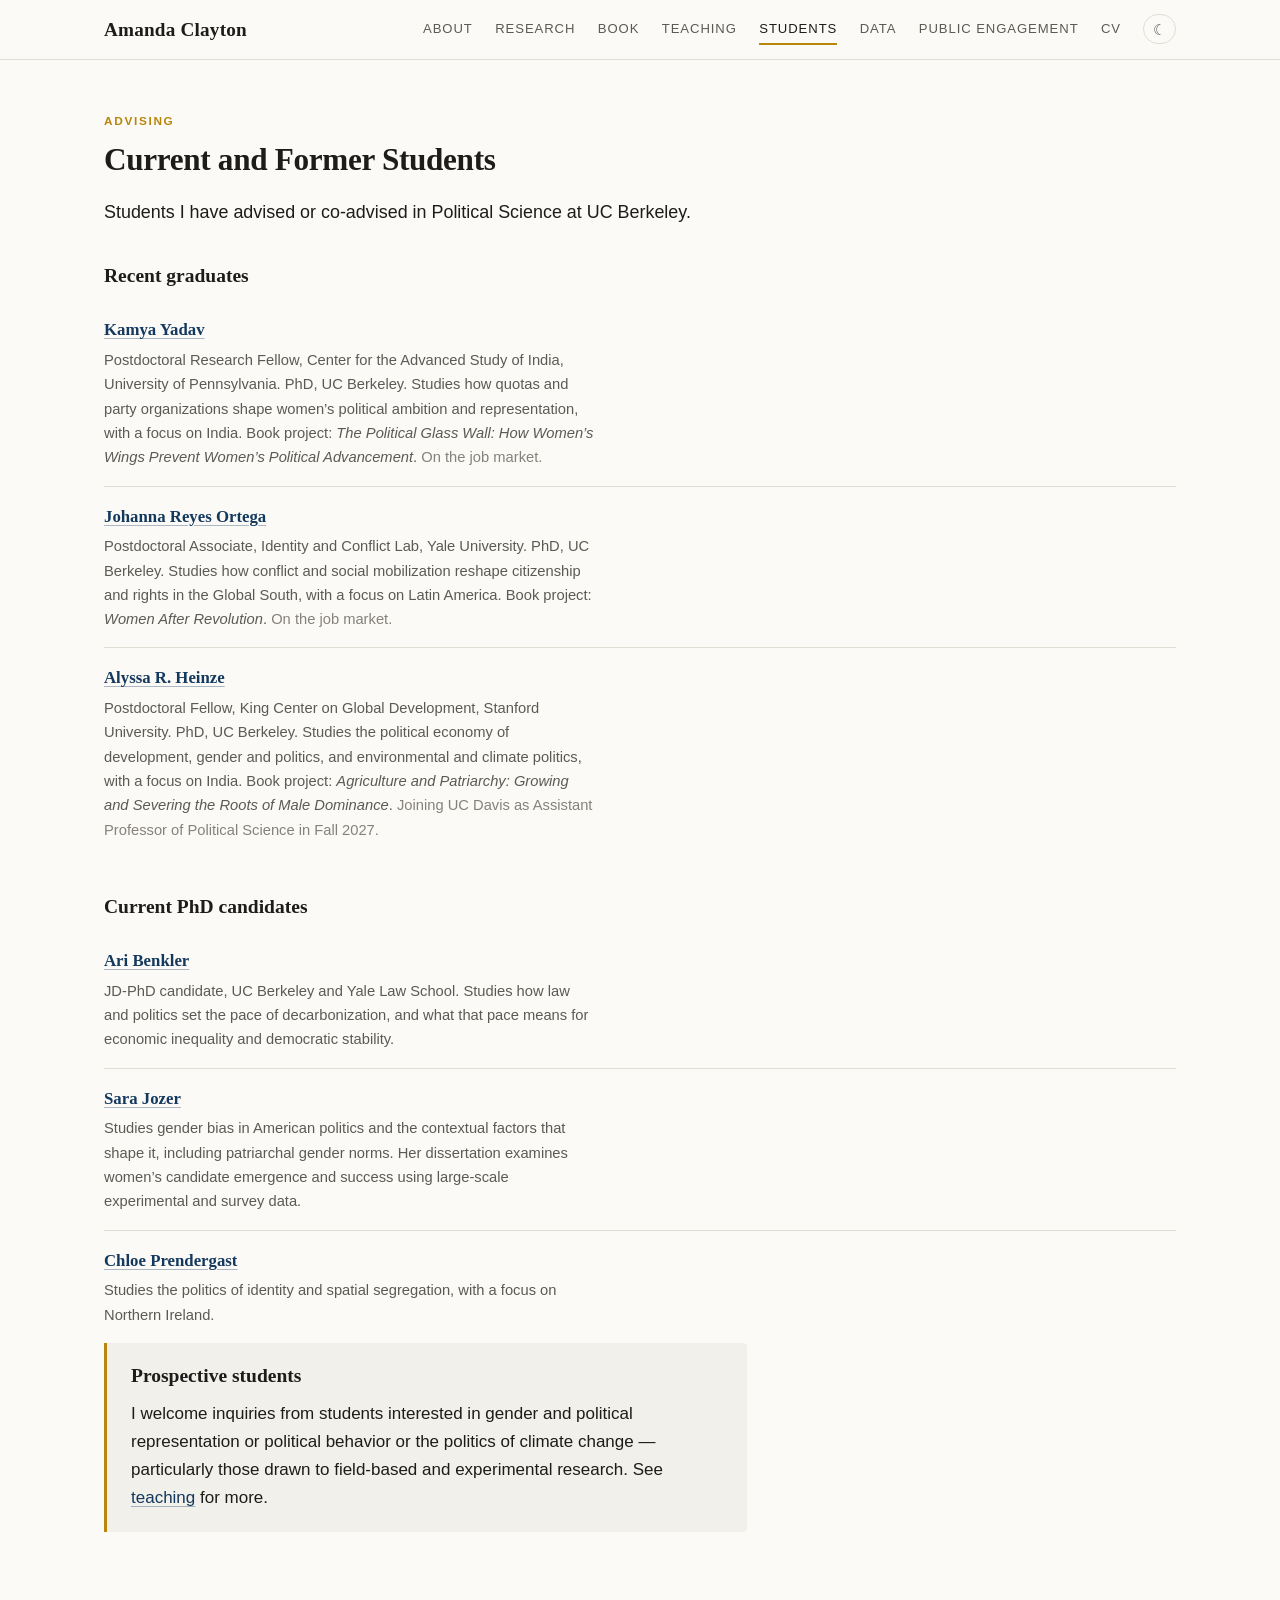
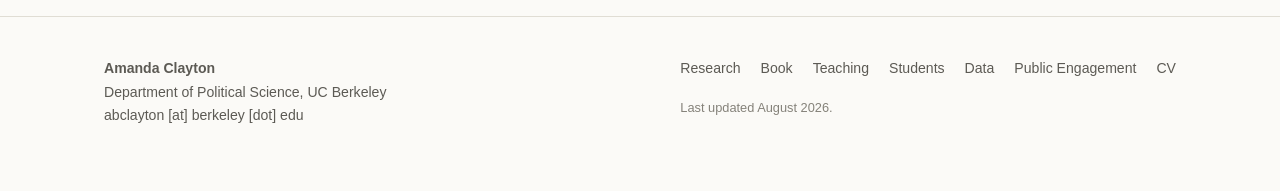
<file: students.html>
<!doctype html>
<html lang="en">
<head>
<meta charset="utf-8">
<meta name="viewport" content="width=device-width, initial-scale=1">
<title>Current and Former Students | Amanda Clayton</title>
<meta name="description" content="Current and former PhD students advised by Amanda Clayton in Political Science at UC Berkeley, with links to their websites.">
<link rel="stylesheet" href="css/style.css">
<script src="js/site.js"></script>
<link rel="icon" href="data:image/svg+xml,<svg xmlns='http://www.w3.org/2000/svg' viewBox='0 0 100 100'><text y='.9em' font-size='90' font-family='Georgia,serif'>AC</text></svg>">
</head>
<body>
<a class="skip" href="#main">Skip to content</a>

<header class="site-header">
  <div class="wrap">
    <a class="brand" href="index.html">Amanda Clayton</a>
    <nav class="main" aria-label="Main">
      <a href="index.html">About</a>
      <a href="research.html">Research</a>
      <a href="book.html">Book</a>
      <a href="teaching.html">Teaching</a>
      <a href="students.html" aria-current="page">Students</a>
      <a href="data.html">Data</a>
      <a href="public-engagement.html">Public Engagement</a>
      <a href="pdfs/clayton_cv_may_2026.pdf" target="_blank" rel="noopener">CV</a>
      <button class="theme-toggle" type="button" aria-label="Toggle dark mode">&#9790;</button>
    </nav>
  </div>
</header>

<main id="main">

<section>
  <div class="wrap">
    <p class="eyebrow">Advising</p>
    <h2>Current and Former Students</h2>
    <p class="lede">
      Students I have advised or co-advised in Political Science at UC Berkeley.
    </p>

    <h3 id="recent-graduates">Recent graduates</h3>
    <ul class="stack">
      <li>
        <p class="label"><a href="https://kamyayadav.github.io/" target="_blank" rel="noopener">Kamya Yadav</a></p>
        <p class="detail">Postdoctoral Research Fellow, Center for the Advanced Study of India,
           University of Pennsylvania. PhD, UC Berkeley. Studies how quotas and party organizations
           shape women&rsquo;s political ambition and representation, with a focus on India. Book project: <em>The Political Glass Wall: How Women&rsquo;s Wings Prevent
           Women&rsquo;s Political Advancement</em>.
           <span class="meta-inline">On the job market.</span></p>
      </li>
      <li>
        <p class="label"><a href="https://johannareyeso.github.io/" target="_blank" rel="noopener">Johanna Reyes Ortega</a></p>
        <p class="detail">Postdoctoral Associate, Identity and Conflict Lab, Yale University.
           PhD, UC Berkeley. Studies how conflict and social mobilization reshape citizenship and
           rights in the Global South, with a focus on Latin America. Book project:
           <em>Women After Revolution</em>. <span class="meta-inline">On the job market.</span></p>
      </li>
      <li>
        <p class="label"><a href="https://alyssaheinze.github.io/" target="_blank" rel="noopener">Alyssa R. Heinze</a></p>
        <p class="detail">Postdoctoral Fellow, King Center on Global Development, Stanford University.
           PhD, UC Berkeley. Studies the political economy of development, gender and politics, and
           environmental and climate politics, with a focus on India. Book project:
           <em>Agriculture and Patriarchy: Growing and Severing the Roots of Male Dominance</em>.
           <span class="meta-inline">Joining UC Davis as Assistant Professor of Political Science in
           Fall 2027.</span></p>
      </li>
    </ul>

    <h3 id="current">Current PhD candidates</h3>
    <ul class="stack">
      <li>
        <p class="label"><a href="https://polisci.berkeley.edu/people/person/ari-benkler" target="_blank" rel="noopener">Ari Benkler</a></p>
        <p class="detail">JD-PhD candidate, UC Berkeley and Yale Law School. Studies how law and
           politics set the pace of decarbonization, and what that pace means for economic
           inequality and democratic stability.</p>
      </li>
      <li>
        <p class="label"><a href="https://sarajozer.github.io/" target="_blank" rel="noopener">Sara Jozer</a></p>
        <p class="detail">Studies gender bias in American politics and the contextual factors
           that shape it, including patriarchal gender norms. Her dissertation examines
           women&rsquo;s candidate emergence and success using large-scale experimental and survey
           data.</p>
      </li>
      <li>
        <p class="label"><a href="https://polisci.berkeley.edu/people/person/cbp25" target="_blank" rel="noopener">Chloe Prendergast</a></p>
        <p class="detail">Studies the politics of identity and spatial segregation, with a focus
           on Northern Ireland.</p>
      </li>
    </ul>

    <div class="callout">
      <h3 class="mt0">Prospective students</h3>
      <p>
        I welcome inquiries from students interested in gender and political representation or
        political behavior or the politics of climate change &mdash; particularly those drawn to
        field-based and experimental research. See <a href="teaching.html">teaching</a> for more.
      </p>
    </div>
  </div>
</section>

</main>

<footer class="site-footer">
  <div class="wrap">
    <div>
      <strong>Amanda Clayton</strong><br>
      Department of Political Science, UC Berkeley<br>
      abclayton [at] berkeley [dot] edu
    </div>
    <div>
      <div class="footer-links">
        <a href="research.html">Research</a>
        <a href="book.html">Book</a>
        <a href="teaching.html">Teaching</a>
        <a href="students.html">Students</a>
        <a href="data.html">Data</a>
        <a href="public-engagement.html">Public Engagement</a>
        <a href="pdfs/clayton_cv_may_2026.pdf" target="_blank" rel="noopener">CV</a>
      </div>
      <p class="colophon" style="margin-top:1rem">Last updated August 2026.</p>
    </div>
  </div>
</footer>

</body>
</html>
</file>
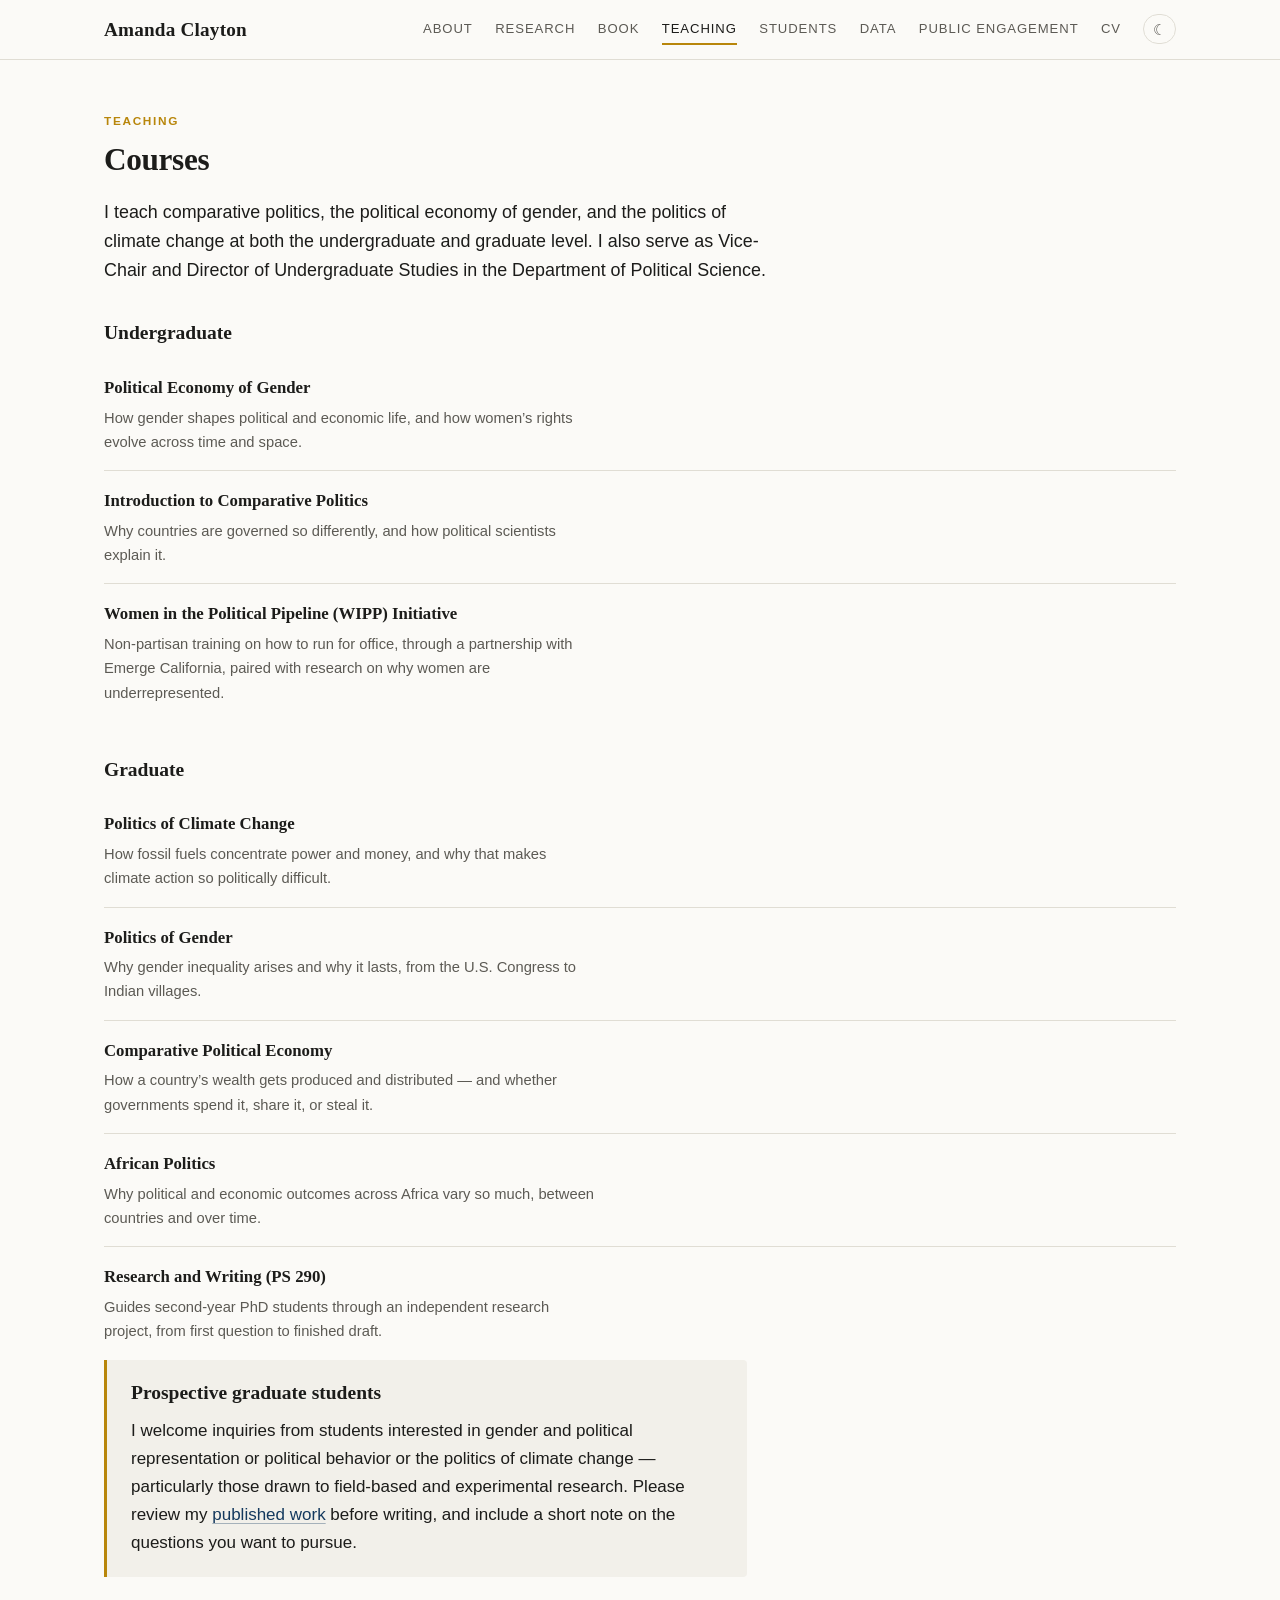
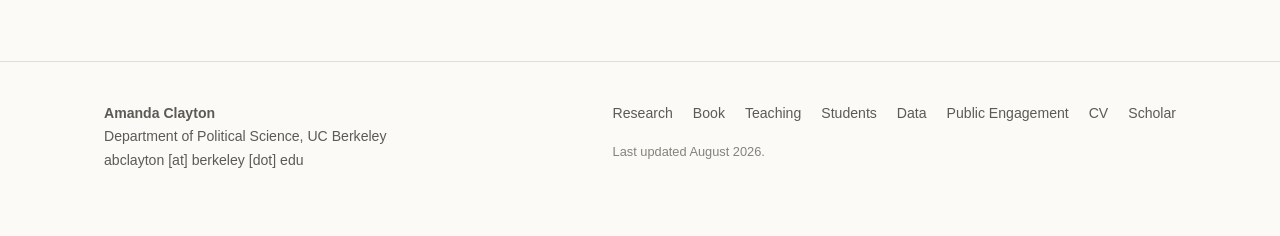
<file: teaching.html>
<!doctype html>
<html lang="en">
<head>
<meta charset="utf-8">
<meta name="viewport" content="width=device-width, initial-scale=1">
<title>Teaching | Amanda Clayton</title>
<meta name="description" content="Courses taught by Amanda Clayton at UC Berkeley in comparative politics, the political economy of gender, and the politics of climate change.">
<link rel="stylesheet" href="css/style.css">
<script src="js/site.js"></script>
<link rel="icon" href="data:image/svg+xml,<svg xmlns='http://www.w3.org/2000/svg' viewBox='0 0 100 100'><text y='.9em' font-size='90' font-family='Georgia,serif'>AC</text></svg>">
</head>
<body>
<a class="skip" href="#main">Skip to content</a>

<header class="site-header">
  <div class="wrap">
    <a class="brand" href="index.html">Amanda Clayton</a>
    <nav class="main" aria-label="Main">
      <a href="index.html">About</a>
      <a href="research.html">Research</a>
      <a href="book.html">Book</a>
      <a href="teaching.html" aria-current="page">Teaching</a>
      <a href="students.html">Students</a>
      <a href="data.html">Data</a>
      <a href="public-engagement.html">Public Engagement</a>
      <a href="pdfs/clayton_cv_may_2026.pdf" target="_blank" rel="noopener">CV</a>
      <button class="theme-toggle" type="button" aria-label="Toggle dark mode">&#9790;</button>
    </nav>
  </div>
</header>

<main id="main">

<section>
  <div class="wrap">
    <p class="eyebrow">Teaching</p>
    <h2>Courses</h2>
    <p class="lede">
      I teach comparative politics, the political economy of gender, and the politics of
      climate change at both the undergraduate and graduate level. I also serve as
      Vice-Chair and Director of Undergraduate Studies in the Department of Political Science.
    </p>

    <h3>Undergraduate</h3>
    <ul class="stack">
      <li>
        <p class="label">Political Economy of Gender</p>
        <p class="detail">How gender shapes political and economic life, and how women&rsquo;s rights evolve
           across time and space.</p>
      </li>
      <li>
        <p class="label">Introduction to Comparative Politics</p>
        <p class="detail">Why countries are governed so differently, and how political scientists explain it.</p>
      </li>
      <li>
        <p class="label">Women in the Political Pipeline (WIPP) Initiative</p>
        <p class="detail">Non-partisan training on how to run for office, through a partnership with Emerge
           California, paired with research on why women are underrepresented.</p>
      </li>
    </ul>

    <h3>Graduate</h3>
    <ul class="stack">
      <li>
        <p class="label">Politics of Climate Change</p>
        <p class="detail">How fossil fuels concentrate power and money, and why that makes climate action so
           politically difficult.</p>
      </li>
      <li>
        <p class="label">Politics of Gender</p>
        <p class="detail">Why gender inequality arises and why it lasts, from the U.S. Congress to Indian villages.</p>
      </li>
      <li>
        <p class="label">Comparative Political Economy</p>
        <p class="detail">How a country&rsquo;s wealth gets produced and distributed &mdash; and whether governments spend it,
           share it, or steal it.</p>
      </li>
      <li>
        <p class="label">African Politics</p>
        <p class="detail">Why political and economic outcomes across Africa vary so much, between countries
           and over time.</p>
      </li>
      <li>
        <p class="label">Research and Writing (PS 290)</p>
        <p class="detail">Guides second-year PhD students through an independent research project, from first
           question to finished draft.</p>
      </li>
    </ul>

    <div class="callout">
      <h3 class="mt0">Prospective graduate students</h3>
      <p>
        I welcome inquiries from students interested in gender and political representation or
        political behavior or the politics of climate change — particularly those drawn to
        field-based and experimental research. Please review my
        <a href="research.html">published work</a> before writing, and include a short note on
        the questions you want to pursue.
      </p>
    </div>
  </div>
</section>

</main>

<footer class="site-footer">
  <div class="wrap">
    <div>
      <strong>Amanda Clayton</strong><br>
      Department of Political Science, UC Berkeley<br>
      abclayton [at] berkeley [dot] edu
    </div>
    <div>
      <div class="footer-links">
        <a href="research.html">Research</a>
        <a href="book.html">Book</a>
        <a href="teaching.html">Teaching</a>
        <a href="students.html">Students</a>
        <a href="data.html">Data</a>
        <a href="public-engagement.html">Public Engagement</a>
        <a href="pdfs/clayton_cv_may_2026.pdf" target="_blank" rel="noopener">CV</a>
        <a href="https://scholar.google.com/citations?user=9TAy_C0AAAAJ&amp;hl=en" rel="noopener" target="_blank">Scholar</a>
      </div>
      <p class="colophon" style="margin-top:1rem">Last updated August 2026.</p>
    </div>
  </div>
</footer>

</body>
</html>
</file>
<file: css/style.css>
/* ============================================================
   amandaclayton.org — stylesheet
   Clean academic. Light/dark aware. No external dependencies.
   ============================================================ */

:root {
  /* Palette — light */
  --bg:            #fbfaf7;
  --bg-panel:      #ffffff;
  --bg-subtle:     #f2f0ea;
  --text:          #1c1c1a;
  --text-muted:    #5c5a54;
  --text-faint:    #85827a;
  --rule:          #e0ddd4;
  --rule-strong:   #c9c5b8;
  --accent:        #14395e;   /* deep Berkeley-ish blue */
  --accent-hover:  #0d2740;
  --gold:          #b8860b;
  --gold-soft:     #f5ecd4;
  --shadow:        0 1px 2px rgba(28,28,26,.05), 0 6px 18px rgba(28,28,26,.05);
  /* The hero portrait has a pale backdrop; it needs damping on a dark page. */
  --portrait-filter: saturate(.95);

  /* Type */
  --serif: "Iowan Old Style", "Palatino Linotype", Palatino, "Book Antiqua", Georgia, "Times New Roman", serif;
  --sans:  -apple-system, BlinkMacSystemFont, "Segoe UI", Inter, Roboto, "Helvetica Neue", Arial, sans-serif;
  --mono:  ui-monospace, SFMono-Regular, "SF Mono", Menlo, Consolas, monospace;

  --measure: 68ch;
  --page:    1120px;
}

@media (prefers-color-scheme: dark) {
  :root:not([data-theme="light"]) {
    --bg:          #14151a;
    --bg-panel:    #1b1d23;
    --bg-subtle:   #21242b;
    --text:        #e9e7e2;
    --text-muted:  #a9a69f;
    --text-faint:  #86837c;
    --rule:        #2c2f37;
    --rule-strong: #3d414b;
    --accent:      #8ab4dd;
    --accent-hover:#a9c9ea;
    --gold:        #d9ac4a;
    --gold-soft:   #2e2716;
    --shadow:      0 1px 2px rgba(0,0,0,.3), 0 6px 18px rgba(0,0,0,.25);
    --portrait-filter: saturate(.9) brightness(.9);
  }
}

:root[data-theme="dark"] {
  --bg:          #14151a;
  --bg-panel:    #1b1d23;
  --bg-subtle:   #21242b;
  --text:        #e9e7e2;
  --text-muted:  #a9a69f;
  --text-faint:  #86837c;
  --rule:        #2c2f37;
  --rule-strong: #3d414b;
  --accent:      #8ab4dd;
  --accent-hover:#a9c9ea;
  --gold:        #d9ac4a;
  --gold-soft:   #2e2716;
  --shadow:      0 1px 2px rgba(0,0,0,.3), 0 6px 18px rgba(0,0,0,.25);
  --portrait-filter: saturate(.9) brightness(.9);
}

*, *::before, *::after { box-sizing: border-box; }

html { -webkit-text-size-adjust: 100%; scroll-behavior: smooth; scroll-padding-top: 5rem; }

body {
  margin: 0;
  background: var(--bg);
  color: var(--text);
  font-family: var(--sans);
  font-size: 17px;
  line-height: 1.65;
  -webkit-font-smoothing: antialiased;
  text-rendering: optimizeLegibility;
}

/* ---------- Layout ---------- */
.wrap { max-width: var(--page); margin: 0 auto; padding: 0 1.5rem; }
.narrow { max-width: var(--measure); }

/* ---------- Skip link ---------- */
.skip {
  position: absolute; left: -9999px; top: 0;
  background: var(--accent); color: #fff; padding: .6rem 1rem; z-index: 100;
}
.skip:focus { left: .5rem; top: .5rem; }

/* ---------- Header / nav ---------- */
.site-header {
  position: sticky; top: 0; z-index: 50;
  background: color-mix(in srgb, var(--bg) 88%, transparent);
  backdrop-filter: saturate(150%) blur(10px);
  -webkit-backdrop-filter: saturate(150%) blur(10px);
  border-bottom: 1px solid var(--rule);
}
.site-header .wrap {
  display: flex; align-items: center; justify-content: space-between;
  gap: 1.5rem; flex-wrap: wrap; padding-top: .85rem; padding-bottom: .85rem;
}
.brand {
  font-family: var(--serif);
  font-size: 1.2rem; font-weight: 600; letter-spacing: .01em;
  color: var(--text); text-decoration: none; white-space: nowrap;
}
.brand:hover { color: var(--accent); }

nav.main { display: flex; align-items: center; gap: 1.4rem; flex-wrap: wrap; }
nav.main a {
  font-size: .82rem; font-weight: 500;
  letter-spacing: .07em; text-transform: uppercase;
  color: var(--text-muted); text-decoration: none;
  padding: .25rem 0; border-bottom: 2px solid transparent;
  transition: color .15s, border-color .15s;
}
nav.main a:hover { color: var(--text); border-bottom-color: var(--rule-strong); }
nav.main a[aria-current="page"] { color: var(--text); border-bottom-color: var(--gold); }

.theme-toggle {
  background: none; border: 1px solid var(--rule); border-radius: 999px;
  color: var(--text-muted); cursor: pointer; font: inherit;
  font-size: .95rem; line-height: 1; padding: .4rem .55rem;
}
.theme-toggle:hover { color: var(--text); border-color: var(--rule-strong); }

/* ---------- Hero ---------- */
.hero { padding: 4rem 0 3rem; border-bottom: 1px solid var(--rule); }
.hero-grid {
  display: grid; gap: 3rem;
  grid-template-columns: minmax(0, 1fr) 260px; align-items: start;
}
.hero h1 {
  font-family: var(--serif);
  font-size: clamp(2.4rem, 5.5vw, 3.4rem);
  line-height: 1.08; letter-spacing: -.015em;
  margin: 0 0 .5rem; font-weight: 600;
}
.hero .role {
  font-size: 1.02rem; color: var(--text-muted); margin: 0 0 1.75rem;
  max-width: 46ch;
}
.hero .role strong { color: var(--text); font-weight: 600; }
.portrait {
  width: 100%; height: auto; aspect-ratio: 502 / 800;
  border-radius: 4px; display: block;
  box-shadow: var(--shadow); filter: var(--portrait-filter);
}
.portrait-caption { font-size: .78rem; color: var(--text-faint); margin-top: .6rem; }

.lede { font-size: 1.12rem; line-height: 1.6; max-width: var(--measure); }

/* ---------- Sections ---------- */
section { padding: 3.25rem 0; }
section + section { border-top: 1px solid var(--rule); }

h2 {
  font-family: var(--serif); font-weight: 600;
  font-size: clamp(1.5rem, 3vw, 1.95rem); line-height: 1.2;
  letter-spacing: -.01em; margin: 0 0 1.25rem;
}
h3 {
  font-family: var(--serif); font-weight: 600;
  font-size: 1.22rem; line-height: 1.3; margin: 2.25rem 0 .75rem;
}
h4 { font-size: .95rem; margin: 1.5rem 0 .4rem; font-weight: 600; }

.eyebrow {
  font-size: .74rem; font-weight: 600; letter-spacing: .14em;
  text-transform: uppercase; color: var(--gold); margin: 0 0 .6rem;
}

p { margin: 0 0 1.1rem; max-width: var(--measure); }
a { color: var(--accent); text-decoration: none; text-underline-offset: 3px; }
a:hover { color: var(--accent-hover); text-decoration: underline; }
p a, li a { text-decoration: underline; text-decoration-color: color-mix(in srgb, var(--accent) 35%, transparent); }

hr { border: 0; border-top: 1px solid var(--rule); margin: 2.5rem 0; }

/* ---------- Publications ---------- */
.filters {
  display: flex; flex-wrap: wrap; gap: .5rem;
  margin: 0 0 .75rem; padding: 0; list-style: none;
}
.filters button {
  font: inherit; font-size: .83rem; cursor: pointer;
  background: var(--bg-panel); color: var(--text-muted);
  border: 1px solid var(--rule); border-radius: 999px;
  padding: .38rem .85rem; transition: all .15s;
}
.filters button:hover { border-color: var(--rule-strong); color: var(--text); }
.filters button[aria-pressed="true"] {
  background: var(--accent); border-color: var(--accent); color: #fff;
}
.filter-note { font-size: .85rem; color: var(--text-faint); margin: 0 0 2rem; }

.theme-block { margin-bottom: 3rem; scroll-margin-top: 6rem; }
.theme-block > h3,
#inprogress > h3 {
  margin-top: 0; padding-bottom: .5rem;
  border-bottom: 2px solid var(--gold);
  display: inline-block;
}
.theme-block > .theme-blurb {
  font-size: .95rem; color: var(--text-muted);
  margin: .75rem 0 1.5rem; max-width: 62ch;
}

ol.pubs, ul.pubs { list-style: none; margin: 0; padding: 0; }
.pub {
  padding: 1.15rem 0; border-top: 1px solid var(--rule);
  display: grid; grid-template-columns: 4.25rem minmax(0,1fr); gap: 1.25rem;
}
.pub:first-child { border-top: 0; padding-top: .25rem; }
.pub .year {
  font-family: var(--mono); font-size: .82rem; color: var(--text-faint);
  padding-top: .22rem; letter-spacing: -.02em;
}
.pub .title {
  font-family: var(--serif); font-size: 1.09rem; font-weight: 600;
  line-height: 1.35; margin: 0 0 .3rem; max-width: 60ch;
}
.pub .authors { font-size: .9rem; color: var(--text-muted); margin: 0 0 .2rem; max-width: 60ch; }
.pub .authors .me { color: var(--text); font-weight: 600; }
.pub .venue { font-size: .9rem; color: var(--text-muted); margin: 0 0 .55rem; }
.pub .venue em { font-style: italic; }
.pub .links { display: flex; flex-wrap: wrap; gap: .45rem; align-items: center; }
.pub .links a {
  font-size: .76rem; letter-spacing: .04em; text-transform: uppercase;
  font-weight: 600; text-decoration: none;
  border: 1px solid var(--rule-strong); border-radius: 3px;
  padding: .22rem .5rem; color: var(--text-muted);
}
.pub .links a:hover { border-color: var(--accent); color: var(--accent); background: var(--bg-subtle); }


/* Open-access marker — sits in the links row but is a label, not a control. */
.pub .links .oa {
  font-size: .76rem; letter-spacing: .04em; text-transform: uppercase;
  font-weight: 600; padding: .22rem .5rem;
  border: 1px solid transparent; border-radius: 3px;
  color: var(--gold); background: var(--gold-soft);
  white-space: nowrap;
}

.note {
  font-size: .85rem; color: var(--text-muted);
  margin: .55rem 0 0; padding-left: .85rem;
  border-left: 2px solid var(--gold);
  max-width: 58ch;
}
.note.award { color: var(--gold); font-weight: 500; }
.note.award a { color: inherit; }


/* ---------- Work in progress ---------- */
.wip-list { list-style: none; margin: 0; padding: 0; }
.wip {
  padding: 1.4rem 0; border-top: 1px solid var(--rule);
}
.wip:first-child { border-top: 0; padding-top: .25rem; }
.wip .title {
  font-family: var(--serif); font-size: 1.09rem; font-weight: 600;
  line-height: 1.35; margin: 0 0 .3rem; max-width: 60ch;
}
.wip .authors { font-size: .9rem; color: var(--text-muted); margin: 0 0 .5rem; max-width: 60ch; }
.wip-desc { font-size: .95rem; margin: 0 0 .6rem; max-width: 62ch; }
.status {
  display: inline-block; margin: 0;
  font-size: .72rem; font-weight: 600; letter-spacing: .07em; text-transform: uppercase;
  color: var(--gold); background: var(--gold-soft);
  border-radius: 3px; padding: .22rem .55rem;
}

/* ---------- Cards ---------- */
.cards { display: grid; gap: 1.25rem; grid-template-columns: repeat(auto-fit, minmax(255px, 1fr)); }
.card {
  background: var(--bg-panel); border: 1px solid var(--rule);
  border-radius: 6px; padding: 1.4rem 1.5rem;
}
.card h3 { margin: 0 0 .5rem; font-size: 1.08rem; }
.card p { font-size: .93rem; color: var(--text-muted); margin: 0 0 .75rem; }
.card p:last-child { margin-bottom: 0; }
.card .meta { font-size: .8rem; color: var(--text-faint); }

/* ---------- Callout ---------- */
.callout {
  background: var(--bg-subtle); border-left: 3px solid var(--gold);
  border-radius: 0 4px 4px 0; padding: 1.25rem 1.5rem;
  max-width: var(--measure);
}
.callout p:last-child { margin-bottom: 0; }
.callout h3 { margin-top: 0; }

/* ---------- Buttons ---------- */
.btn {
  display: inline-block; font-size: .88rem; font-weight: 600;
  letter-spacing: .02em; text-decoration: none;
  background: var(--accent); color: #fff;
  border: 1px solid var(--accent); border-radius: 4px;
  padding: .6rem 1.15rem; transition: opacity .15s;
}
.btn:hover { opacity: .88; color: #fff; text-decoration: none; }
.btn.ghost { background: transparent; color: var(--accent); }
.btn.ghost:hover { background: var(--bg-subtle); color: var(--accent); }
.btn-row { display: flex; flex-wrap: wrap; gap: .75rem; margin: 1.5rem 0 0; }


/* Dark mode: the accent is a light blue, so filled controls need dark text. */
@media (prefers-color-scheme: dark) {
  :root:not([data-theme="light"]) .filters button[aria-pressed="true"],
  :root:not([data-theme="light"]) .btn {
    color: #14151a;
  }
  :root:not([data-theme="light"]) .btn:hover { color: #14151a; }
  :root:not([data-theme="light"]) .btn.ghost { color: var(--accent); background: transparent; }
  :root:not([data-theme="light"]) .btn.ghost:hover { color: var(--accent); background: var(--bg-subtle); }
}
:root[data-theme="dark"] .filters button[aria-pressed="true"],
:root[data-theme="dark"] .btn { color: #14151a; }
:root[data-theme="dark"] .btn:hover { color: #14151a; }
:root[data-theme="dark"] .btn.ghost { color: var(--accent); background: transparent; }
:root[data-theme="dark"] .btn.ghost:hover { color: var(--accent); background: var(--bg-subtle); }

/* Dark mode: skip link and gold notes */
:root[data-theme="dark"] .skip { color: #14151a; }

/* ---------- Figures ---------- */
figure { margin: 2rem 0; }
figure img { width: 100%; height: auto; border: 1px solid var(--rule); border-radius: 4px; background: #fff; }
figcaption { font-size: .85rem; color: var(--text-muted); margin-top: .75rem; max-width: var(--measure); }
.fig-pair { display: grid; gap: 1.25rem; grid-template-columns: 1fr 1fr; }


/* Wide figures: dense multi-country scatterplots need more than the text measure.
   They break out to the full page width and scroll horizontally on small screens. */
figure.wide { margin: 2.5rem 0; }
figure.wide a { display: block; border-radius: 4px; overflow: hidden; text-align: center; }
figure.wide img {
  /* Scale to fit BOTH the column and the viewport height, so a tall
     scatterplot never runs past the bottom of a laptop screen. */
  width: auto; max-width: 100%;
  height: auto; max-height: 70vh;
  display: block; margin: 0 auto;
  border: 1px solid var(--rule); border-radius: 4px;
  background: #fff; padding: .5rem;
}
figure.wide a:hover img { border-color: var(--rule-strong); }
figure.wide figcaption { max-width: var(--measure); }

@media (min-width: 1000px) {
  /* Let the figure use the page gutters the prose doesn't need. */
  figure.wide { width: min(100%, var(--page)); }
}

/* ---------- Definition-ish lists (teaching, contact) ---------- */
.stack { list-style: none; margin: 0; padding: 0; }
.stack > li {
  padding: 1rem 0; border-top: 1px solid var(--rule);
}
.stack > li:first-child { border-top: 0; }
.stack .label {
  font-family: var(--serif); font-size: 1.05rem; font-weight: 600; margin: 0 0 .25rem;
}
.stack .detail { font-size: .92rem; color: var(--text-muted); margin: 0; max-width: 60ch; }

.kv { display: grid; grid-template-columns: max-content 1fr; gap: .4rem 1.5rem; font-size: .95rem; }
.kv dt { color: var(--text-faint); font-size: .8rem; letter-spacing: .06em; text-transform: uppercase; padding-top: .18rem; }
.kv dd { margin: 0; }


/* Compact list — for archival items that shouldn't take much vertical space. */
ul.compact { list-style: none; margin: 0; padding: 0; }
ul.compact > li {
  padding: .7rem 0; border-top: 1px solid var(--rule);
  font-size: .95rem; max-width: 68ch;
}
ul.compact > li:first-child { border-top: 0; }
ul.compact > li > a { font-weight: 500; }
ul.compact .meta {
  display: block; font-size: .84rem; color: var(--text-faint); margin-top: .12rem;
}


/* Year-indexed talk list */
.kv.talks { gap: .75rem 1.5rem; margin: .75rem 0 0; }
.kv.talks dd { color: var(--text-muted); }


/* Inline metadata inside a detail line */
.meta-inline { color: var(--text-faint); }

/* ---------- Media list ---------- */
.media-list { list-style: none; margin: 0; padding: 0; }
.media-list li {
  padding: .95rem 0; border-top: 1px solid var(--rule);
  display: grid; grid-template-columns: 12rem minmax(0,1fr); gap: 1.25rem;
}
.media-list li:first-child { border-top: 0; }
.media-list .outlet { font-family: var(--serif); font-weight: 600; font-size: .98rem; }
.media-list .what { font-size: .92rem; color: var(--text-muted); margin: 0; }

/* ---------- Footer ---------- */
.site-footer {
  border-top: 1px solid var(--rule); margin-top: 2rem;
  padding: 2.5rem 0 3.5rem; font-size: .88rem; color: var(--text-muted);
}
.site-footer .wrap { display: flex; flex-wrap: wrap; gap: 2rem 3rem; justify-content: space-between; }
.site-footer a { color: var(--text-muted); }
.site-footer a:hover { color: var(--accent); }
.footer-links { display: flex; flex-wrap: wrap; gap: 1.25rem; }
.colophon { font-size: .8rem; color: var(--text-faint); }

/* ---------- Utility ---------- */
.hidden { display: none !important; }
.mt0 { margin-top: 0; }
.center { text-align: center; }

/* ---------- Responsive ---------- */
@media (max-width: 860px) {
  .hero-grid { grid-template-columns: 1fr; gap: 2rem; }
  .portrait { max-width: 200px; }
  .fig-pair { grid-template-columns: 1fr; }
  .media-list li { grid-template-columns: 1fr; gap: .25rem; }
}
@media (max-width: 620px) {
  body { font-size: 16px; }
  /* The wrapped nav is two rows tall on phones; don't let it eat the viewport. */
  .site-header { position: static; }
  html { scroll-padding-top: 1rem; }
  .hero { padding: 2.5rem 0 2rem; }
  section { padding: 2.5rem 0; }
  .pub { grid-template-columns: 1fr; gap: .3rem; }
  .pub .year { padding-top: 0; }
  .site-header .wrap { gap: .75rem; }
  nav.main { gap: 1rem; }
  nav.main a { font-size: .76rem; }
  .kv { grid-template-columns: 1fr; gap: .1rem 0; }
  .kv dt { margin-top: .75rem; }
}

@media print {
  .site-header, .site-footer, .filters, .filter-note, .theme-toggle { display: none; }
  body { background: #fff; color: #000; font-size: 11pt; }
  a { color: #000; }
}
</file>
